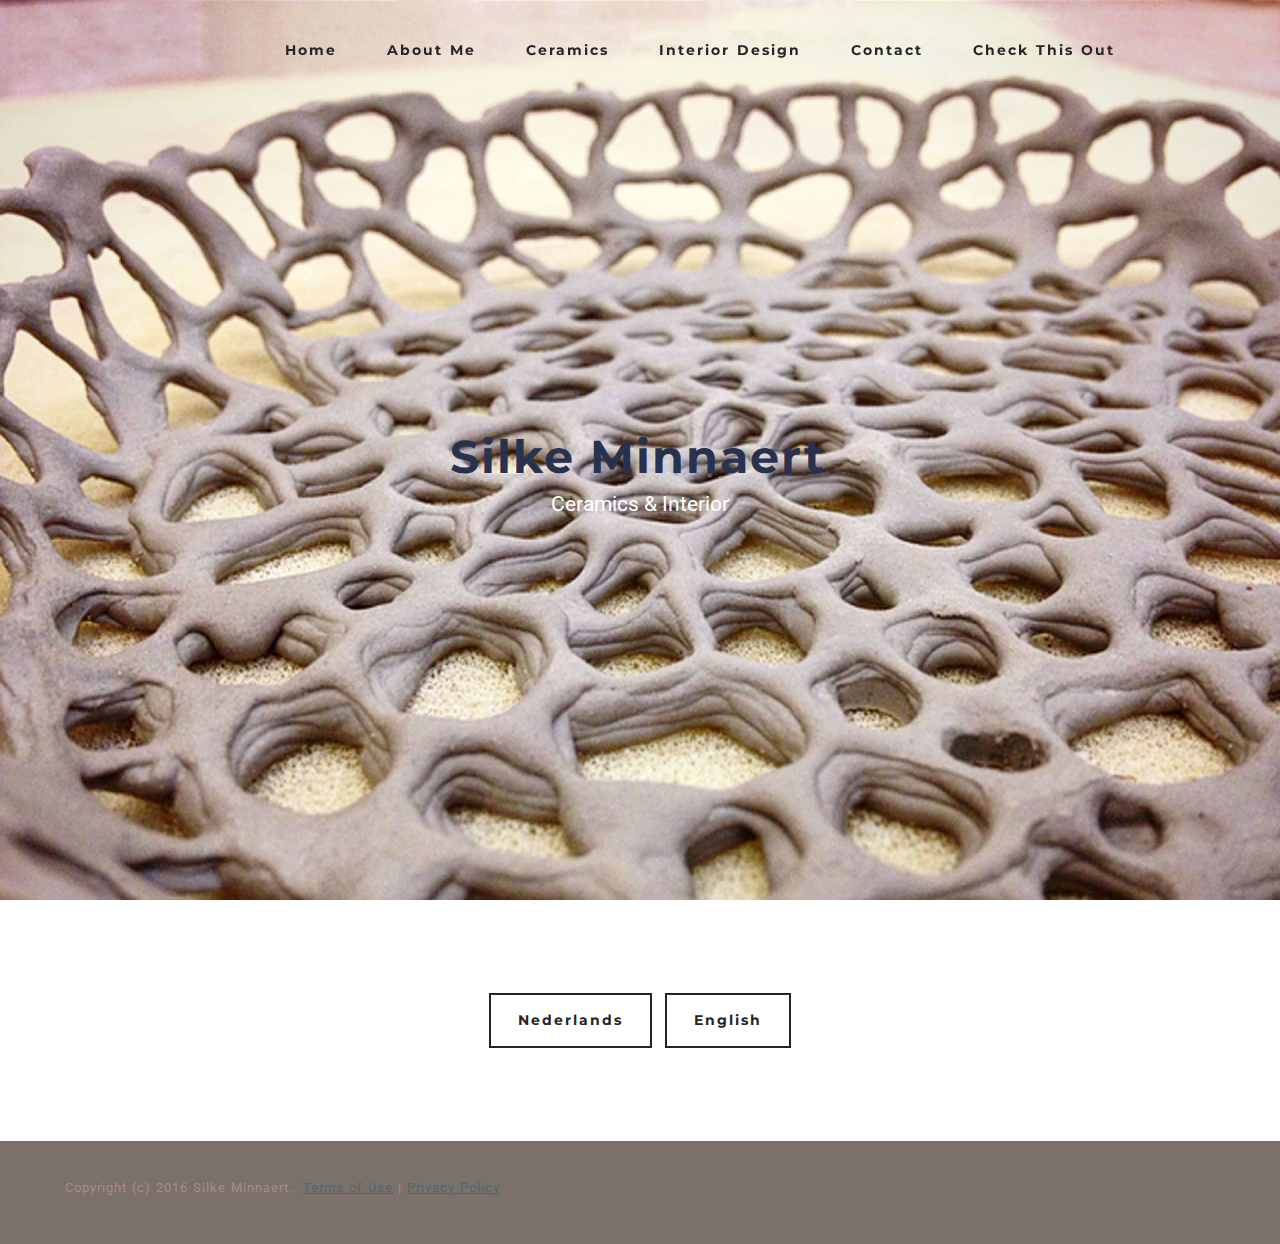
<file: index.html>
<!DOCTYPE html>
<html>
<head>
  <!-- Site made with Mobirise Website Builder v2.11.1, https://mobirise.com -->
  <meta charset="UTF-8">
  <meta http-equiv="X-UA-Compatible" content="IE=edge">
  <meta name="generator" content="Mobirise v2.11.1, mobirise.com">
  <meta name="viewport" content="width=device-width, initial-scale=1">
  <link rel="shortcut icon" href="assets/images/logo.png" type="image/x-icon">
  <meta name="description" content="Silke Minnaert, home, ceramic, keramiek, klei, clay, pottery">
  <title>Mobirise Mobile Website Builder</title>
  <link rel="stylesheet" href="https://fonts.googleapis.com/css?family=Roboto:700,400&amp;subset=cyrillic,latin,greek,vietnamese">
  <link rel="stylesheet" href="assets/bootstrap/css/bootstrap.min.css">
  <link rel="stylesheet" href="assets/animate.css/animate.min.css">
  <link rel="stylesheet" href="assets/mobirise/css/style.css">
  <link rel="stylesheet" href="assets/mobirise/css/mbr-additional.css" type="text/css">
  
  
  <!-- Paste any valid HTML code here. The code will be inserted to the end of <head> section, right before </head> -->
</head>
<body>

<!-- Google Analytics -->
<script>
  (function(i,s,o,g,r,a,m){i['GoogleAnalyticsObject']=r;i[r]=i[r]||function(){
  (i[r].q=i[r].q||[]).push(arguments)},i[r].l=1*new Date();a=s.createElement(o),
  m=s.getElementsByTagName(o)[0];a.async=1;a.src=g;m.parentNode.insertBefore(a,m)
  })(window,document,'script','//www.google-analytics.com/analytics.js','ga');

  ga('create', 'UA-74244146-1', 'auto');
  ga('send', 'pageview');

</script>
<!-- /Google Analytics -->


<section class="mbr-navbar mbr-navbar--freeze mbr-navbar--absolute mbr-navbar--transparent mbr-navbar--sticky mbr-navbar--auto-collapse" id="menu-4">
    <div class="mbr-navbar__section mbr-section">
        <div class="mbr-section__container container">
            <div class="mbr-navbar__container">
                
                <div class="mbr-navbar__hamburger mbr-hamburger"><span class="mbr-hamburger__line"></span></div>
                <div class="mbr-navbar__column mbr-navbar__menu">
                    <nav class="mbr-navbar__menu-box mbr-navbar__menu-box--inline-right">
                        <div class="mbr-navbar__column">
                            <ul class="mbr-navbar__items mbr-navbar__items--right float-left mbr-buttons mbr-buttons--freeze mbr-buttons--right btn-decorator mbr-buttons--active mbr-buttons--only-links"> <li class="mbr-navbar__item"><a class="mbr-buttons__link btn text-black" href="index.html">Home</a></li> <li class="mbr-navbar__item"><a class="mbr-buttons__link btn text-black" href="About Me.html">About Me</a></li>    <li class="mbr-navbar__item"><a class="mbr-buttons__link btn text-black" href="Ceramic.html">Ceramics</a></li>  <li class="mbr-navbar__item"><a class="mbr-buttons__link btn text-black" href="interior design.html">Interior Design</a></li> <li class="mbr-navbar__item"><a class="mbr-buttons__link btn text-black" href="Contact.html">Contact</a></li> <li class="mbr-navbar__item"><a class="mbr-buttons__link btn text-black" href="Check this out.html">Check This Out</a></li>      <li class="mbr-navbar__item"><a class="mbr-buttons__link btn text-gray" href="https://mobirise.com"></a></li>   <li class="mbr-navbar__item"><a class="mbr-buttons__link btn text-gray" href="https://mobirise.com"></a></li>       </ul>                            
                            
                        </div>
                    </nav>
                </div>
            </div>
        </div>
    </div>
</section>

<section class="engine"><a rel="external" href="https://mobirise.com">html5 website builder</a></section><section class="mbr-box mbr-section mbr-section--relative mbr-section--fixed-size mbr-section--full-height mbr-section--bg-adapted" id="header4-3" style="background-image: url(assets/images/dsv-3264x2448-32.jpg);">
    <div class="mbr-box__magnet mbr-box__magnet--sm-padding mbr-box__magnet--center-center mbr-after-navbar">
        
        <div class="mbr-box__container mbr-section__container container">
            <div class="mbr-box mbr-box--stretched"><div class="mbr-box__magnet mbr-box__magnet--center-center">
                <div class="row"><div class=" col-sm-8 col-sm-offset-2">
                    <div class="mbr-hero animated fadeInUp">
                        <h1 class="mbr-hero__text">Silke Minnaert</h1>
                        <p class="mbr-hero__subtext">Ceramics &amp; Interior</p>
                    </div>
                    
                </div></div>
            </div></div>
        </div>
        
    </div>
</section>

<section class="mbr-section" id="buttons1-29">
    <div class="mbr-section__container container mbr-section__container--isolated">
        <div class="row">
            <div class="col-sm-8 col-sm-offset-2">
                <div class="mbr-buttons mbr-buttons--center"><a class="mbr-buttons__btn btn btn-lg btn-default" href="http://silkeminnaert.github.io/Publicatie/">Nederlands</a> <a class="mbr-buttons__btn btn btn-lg btn-default" href="http://silkeminnaert.github.io/EngPublicatie/">English</a></div>
            </div>
        </div>
    </div>
</section>

<footer class="mbr-section mbr-section--relative mbr-section--fixed-size" id="footer1-44" style="background-color: rgb(124, 112, 107);">
    
    <div class="mbr-section__container container">
        <div class="mbr-footer mbr-footer--wysiwyg row" style="padding-top: 36.900000000000006px; padding-bottom: 36.900000000000006px;">
            <div class="col-sm-12">
                <p class="mbr-footer__copyright"></p><p>Copyright (c) 2016 Silke Minnaert. &nbsp;<a class="mbr-footer__link text-primary" href="https://mobirise.com/">Terms of Use</a>  | <a href="Copyright.html">Privacy Policy</a></p><p></p>
            </div>
        </div>
    </div>
</footer>


  <script src="assets/web/assets/jquery/jquery.min.js"></script>
  <script src="assets/bootstrap/js/bootstrap.min.js"></script>
  <script src="assets/smooth-scroll/SmoothScroll.js"></script>
  <script src="assets/mobirise/js/script.js"></script>
  
  <!-- Paste any valid HTML code here. The code will be inserted to the end of <body> section, right before </body> -->
</body>
</html>
</file>
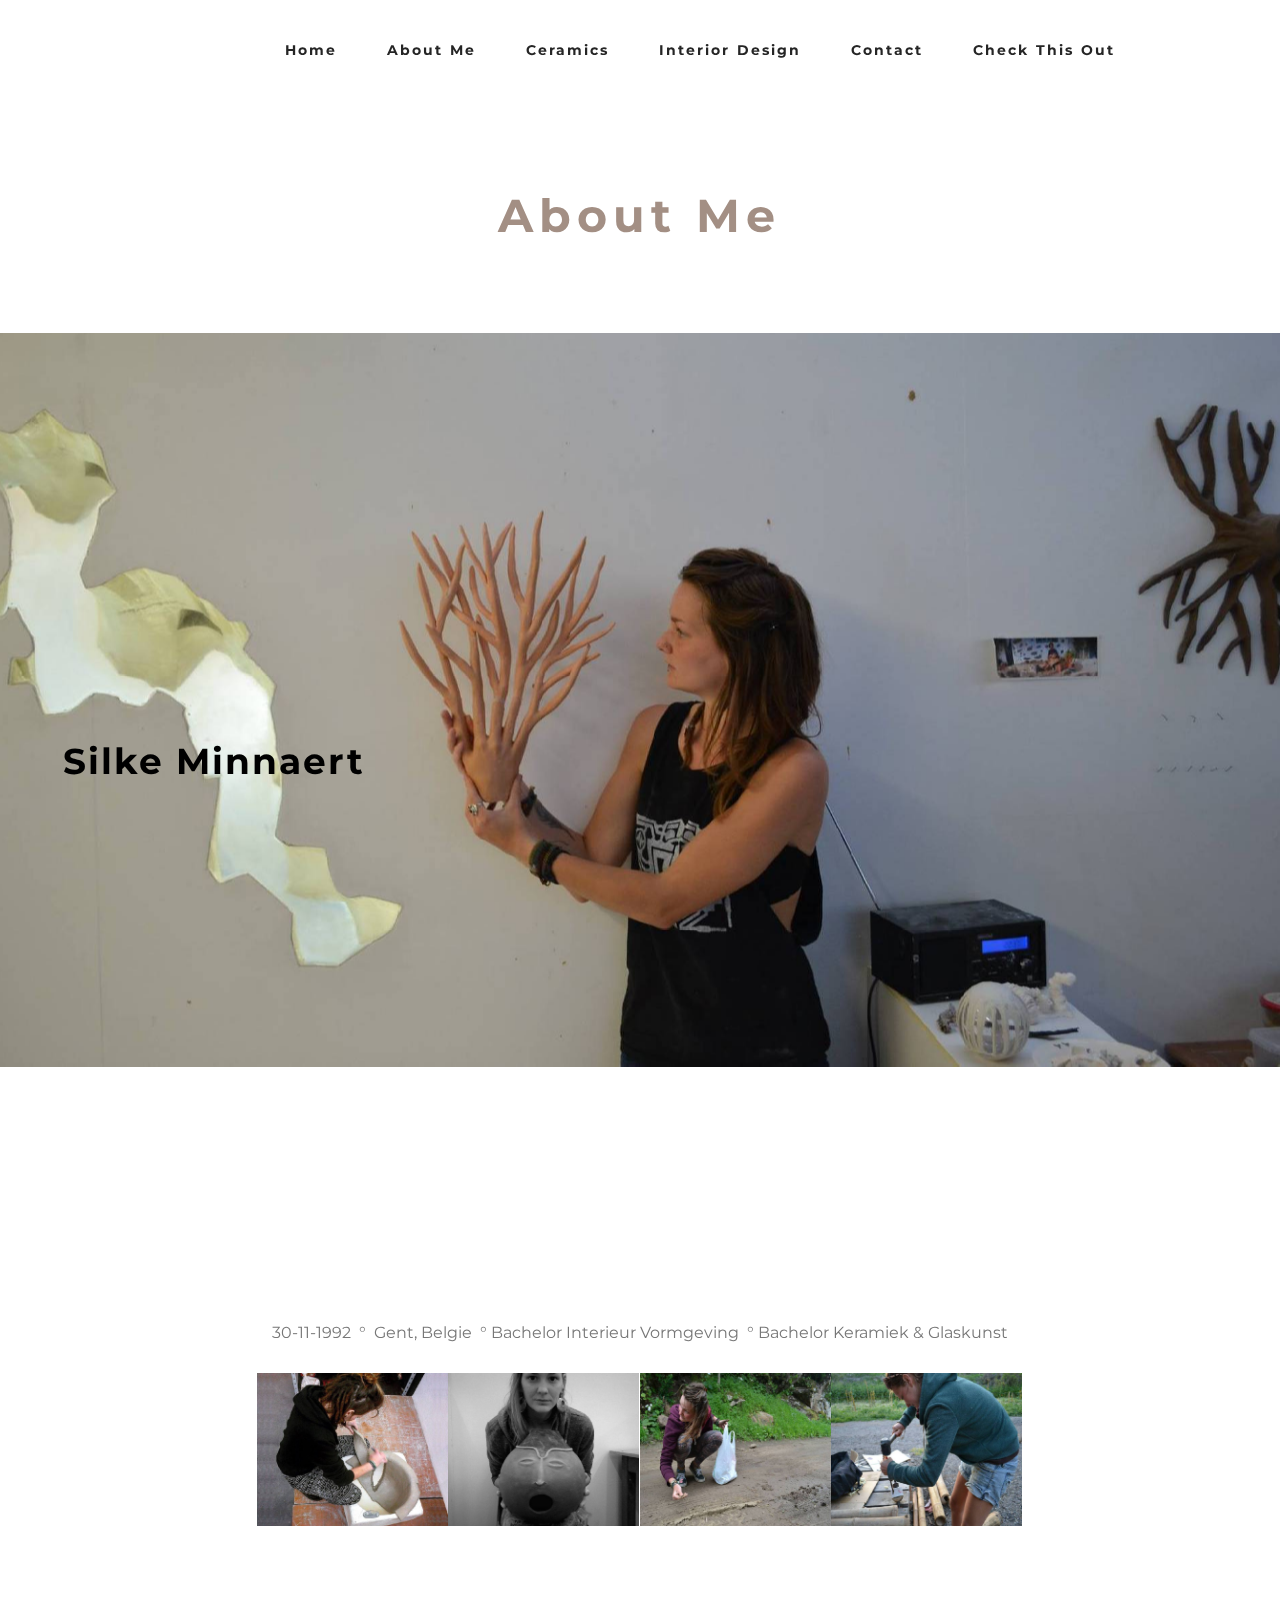
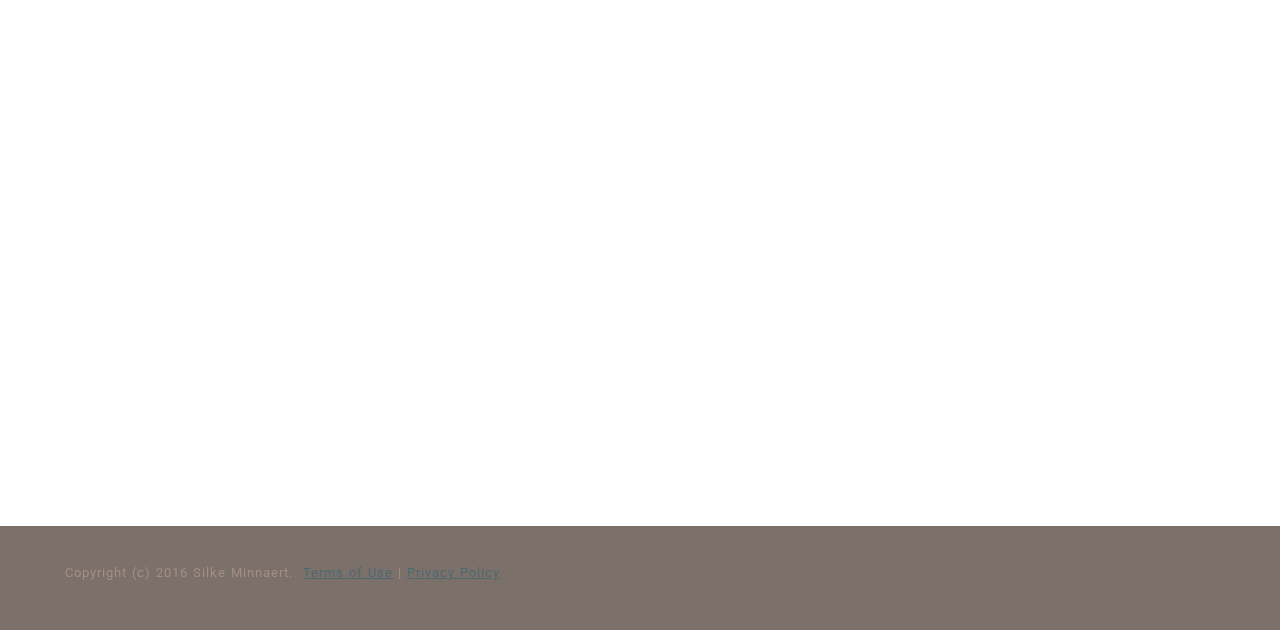
<file: About Me.html>
<!DOCTYPE html>
<html>
<head>
  <!-- Site made with Mobirise Website Builder v2.11.1, https://mobirise.com -->
  <meta charset="UTF-8">
  <meta http-equiv="X-UA-Compatible" content="IE=edge">
  <meta name="generator" content="Mobirise v2.11.1, mobirise.com">
  <meta name="viewport" content="width=device-width, initial-scale=1">
  <link rel="shortcut icon" href="assets/images/logo.png" type="image/x-icon">
  <meta name="description" content="keramiek, ceramic, clay, klei, handmade, artisan, SilkeMinnaert, TerramManus, pottery">
  
  <link rel="stylesheet" href="https://fonts.googleapis.com/css?family=Roboto:700,400&amp;subset=cyrillic,latin,greek,vietnamese">
  <link rel="stylesheet" href="assets/bootstrap/css/bootstrap.min.css">
  <link rel="stylesheet" href="assets/animate.css/animate.min.css">
  <link rel="stylesheet" href="assets/mobirise/css/style.css">
  <link rel="stylesheet" href="assets/mobirise-gallery/style.css">
  <link rel="stylesheet" href="assets/mobirise-slider/style.css">
  <link rel="stylesheet" href="assets/mobirise/css/mbr-additional.css" type="text/css">
  
  
  
</head>
<body>

<!-- Google Analytics -->
<script>
  (function(i,s,o,g,r,a,m){i['GoogleAnalyticsObject']=r;i[r]=i[r]||function(){
  (i[r].q=i[r].q||[]).push(arguments)},i[r].l=1*new Date();a=s.createElement(o),
  m=s.getElementsByTagName(o)[0];a.async=1;a.src=g;m.parentNode.insertBefore(a,m)
  })(window,document,'script','//www.google-analytics.com/analytics.js','ga');

  ga('create', 'UA-74244146-1', 'auto');
  ga('send', 'pageview');

</script>
<!-- /Google Analytics -->


<section class="mbr-navbar mbr-navbar--freeze mbr-navbar--absolute mbr-navbar--transparent mbr-navbar--sticky mbr-navbar--auto-collapse" id="menu-4">
    <div class="mbr-navbar__section mbr-section">
        <div class="mbr-section__container container">
            <div class="mbr-navbar__container">
                
                <div class="mbr-navbar__hamburger mbr-hamburger"><span class="mbr-hamburger__line"></span></div>
                <div class="mbr-navbar__column mbr-navbar__menu">
                    <nav class="mbr-navbar__menu-box mbr-navbar__menu-box--inline-right">
                        <div class="mbr-navbar__column">
                            <ul class="mbr-navbar__items mbr-navbar__items--right float-left mbr-buttons mbr-buttons--freeze mbr-buttons--right btn-decorator mbr-buttons--active mbr-buttons--only-links"> <li class="mbr-navbar__item"><a class="mbr-buttons__link btn text-black" href="index.html">Home</a></li> <li class="mbr-navbar__item"><a class="mbr-buttons__link btn text-black" href="About Me.html">About Me</a></li>    <li class="mbr-navbar__item"><a class="mbr-buttons__link btn text-black" href="Ceramic.html">Ceramics</a></li>  <li class="mbr-navbar__item"><a class="mbr-buttons__link btn text-black" href="interior design.html">Interior Design</a></li> <li class="mbr-navbar__item"><a class="mbr-buttons__link btn text-black" href="Contact.html">Contact</a></li> <li class="mbr-navbar__item"><a class="mbr-buttons__link btn text-black" href="Check this out.html">Check This Out</a></li>      <li class="mbr-navbar__item"><a class="mbr-buttons__link btn text-gray" href="https://mobirise.com"></a></li>   <li class="mbr-navbar__item"><a class="mbr-buttons__link btn text-gray" href="https://mobirise.com"></a></li>       </ul>                            
                            
                        </div>
                    </nav>
                </div>
            </div>
        </div>
    </div>
</section>

<section class="engine"><a rel="external" href="https://mobirise.com">free website maker</a></section><section class="mbr-section mbr-after-navbar" id="header3-29">
    <div class="mbr-section__container container mbr-section__container--isolated">
        <div class="mbr-header mbr-header--wysiwyg row">
            <div class="col-sm-8 col-sm-offset-2">
                <h3 class="mbr-header__text">About Me</h3>
                
            </div>
        </div>
    </div>
</section>

<section class="mbr-box mbr-section mbr-section--relative mbr-section--fixed-size mbr-section--full-height mbr-section--bg-adapted mbr-parallax-background" id="header4-70" style="background-image: url(assets/images/1606232-10152447549283150-7243221492537668940-o-2048x1365-2.jpg);">
    <div class="mbr-box__magnet mbr-box__magnet--sm-padding mbr-box__magnet--center-left">
        
        <div class="mbr-box__container mbr-section__container container">
            <div class="mbr-box mbr-box--stretched"><div class="mbr-box__magnet mbr-box__magnet--center-left">
                <div class="row"><div class=" col-sm-6">
                    <div class="mbr-hero animated fadeInUp">
                        <h1 class="mbr-hero__text">Silke Minnaert</h1>
                        
                    </div>
                    
                </div></div>
            </div></div>
        </div>
        
    </div>
</section>

<section class="mbr-section" id="content1-73">
    <div class="mbr-section__container container mbr-section__container--first">
        <div class="row">
            <div class="mbr-article mbr-article--wysiwyg col-sm-8 col-sm-offset-2">30-11-1992 &nbsp;° &nbsp;Gent, Belgie &nbsp;° Bachelor Interieur Vormgeving &nbsp;° Bachelor Keramiek &amp; Glaskunst</div>
        </div>
    </div>
</section>

<section class="mbr-gallery mbr-section mbr-section--no-padding" id="gallery2-79">
    <!-- Gallery -->
    <div class="container mbr-section__container mbr-gallery-layout-article mbr-section__container--middle">
        <div class=" col-sm-8 col-sm-offset-2">
            <div class="row mbr-gallery-row no-gutter">
                
                <div class="col-lg-3 col-md-4 col-sm-6 col-xs-12 mbr-gallery-item">

                     

                    <a href="#lb-gallery2-79" data-slide-to="0" data-toggle="modal">
                        <img alt="" src="assets/images/about-me1-904x720-29-904x720-81.jpg">
                        <span class="icon glyphicon glyphicon-zoom-in"></span>
                    </a>              
                </div><div class="col-lg-3 col-md-4 col-sm-6 col-xs-12 mbr-gallery-item">

                     

                    <a href="#lb-gallery2-79" data-slide-to="1" data-toggle="modal">
                        <img alt="" src="assets/images/about-me2-904x720-58-904x720-3.jpg">
                        <span class="icon glyphicon glyphicon-zoom-in"></span>
                    </a>              
                </div><div class="col-lg-3 col-md-4 col-sm-6 col-xs-12 mbr-gallery-item">

                     

                    <a href="#lb-gallery2-79" data-slide-to="2" data-toggle="modal">
                        <img alt="" src="assets/images/about-me3-904x720-47-904x720-39.jpg">
                        <span class="icon glyphicon glyphicon-zoom-in"></span>
                    </a>              
                </div><div class="col-lg-3 col-md-4 col-sm-6 col-xs-12 mbr-gallery-item">

                     

                    <a href="#lb-gallery2-79" data-slide-to="3" data-toggle="modal">
                        <img alt="" src="assets/images/about-me4-904x720-50-904x720-83.jpg">
                        <span class="icon glyphicon glyphicon-zoom-in"></span>
                    </a>              
                </div>
            </div>
        </div>
        <div class="clearfix"></div>
    </div>

    <!-- Lightbox -->
    <div data-app-prevent-settings="" class="mbr-slider modal fade carousel slide" tabindex="-1" data-keyboard="true" data-interval="false" id="lb-gallery2-79">
        <div class="modal-dialog">
            <div class="modal-content">
                <div class="modal-body">
                    <ol class="carousel-indicators">
                        <li data-app-prevent-settings="" data-target="#lb-gallery2-79" class=" active" data-slide-to="0"></li><li data-app-prevent-settings="" data-target="#lb-gallery2-79" data-slide-to="1"></li><li data-app-prevent-settings="" data-target="#lb-gallery2-79" data-slide-to="2"></li><li data-app-prevent-settings="" data-target="#lb-gallery2-79" data-slide-to="3"></li>
                    </ol>
                    <div class="carousel-inner">
                        <div class="item active">
                            <img alt="" src="assets/images/about-me1-904x720-29.jpg">
                        </div><div class="item">
                            <img alt="" src="assets/images/about-me2-904x720-58.jpg">
                        </div><div class="item">
                            <img alt="" src="assets/images/about-me3-904x720-47.jpg">
                        </div><div class="item">
                            <img alt="" src="assets/images/about-me4-904x720-50.jpg">
                        </div>
                    </div>
                    <a class="left carousel-control" role="button" data-slide="prev" href="#lb-gallery2-79">
                        <span class="glyphicon glyphicon-menu-left" aria-hidden="true"></span>
                        <span class="sr-only">Previous</span>
                    </a>
                    <a class="right carousel-control" role="button" data-slide="next" href="#lb-gallery2-79">
                        <span class="glyphicon glyphicon-menu-right" aria-hidden="true"></span>
                        <span class="sr-only">Next</span>
                    </a>

                    <a class="close" href="#" role="button" data-dismiss="modal">
                        <span class="glyphicon glyphicon-remove" aria-hidden="true"></span>
                        <span class="sr-only">Close</span>
                    </a>
                </div>
            </div>
        </div>
    </div>
</section>

<section class="mbr-section" id="header3-80">
    <div class="mbr-section__container container mbr-section__container--middle">
        <div class="mbr-header mbr-header--wysiwyg row">
            <div class="col-sm-8 col-sm-offset-2">
                <h3 class="mbr-header__text"></h3>
                
            </div>
        </div>
    </div>
</section>

<section class="mbr-section" id="video2-74">
    <div class="mbr-section__container container mbr-section__container--last">
        <div class="row">
            <div class="col-sm-8 col-sm-offset-2">
                <figure class="mbr-figure mbr-figure--wysiwyg mbr-figure--full-width mbr-figure--no-bg mbr-figure--caption-outside-bottom">
                    <div><iframe class="mbr-embedded-video" src="https://www.youtube.com/embed/ps4WemVGCBk?rel=0&amp;autoplay=0&amp;loop=0" width="1280" height="720" frameborder="0" allowfullscreen></iframe></div>
                    
                </figure>
            </div>
        </div>
    </div>
</section>

<footer class="mbr-section mbr-section--relative mbr-section--fixed-size" id="footer1-44" style="background-color: rgb(124, 112, 107);">
    
    <div class="mbr-section__container container">
        <div class="mbr-footer mbr-footer--wysiwyg row" style="padding-top: 36.900000000000006px; padding-bottom: 36.900000000000006px;">
            <div class="col-sm-12">
                <p class="mbr-footer__copyright"></p><p>Copyright (c) 2016 Silke Minnaert. &nbsp;<a class="mbr-footer__link text-primary" href="https://mobirise.com/">Terms of Use</a>  | <a href="Copyright.html">Privacy Policy</a></p><p></p>
            </div>
        </div>
    </div>
</footer>


  <script src="assets/web/assets/jquery/jquery.min.js"></script>
  <script src="assets/bootstrap/js/bootstrap.min.js"></script>
  <script src="assets/smooth-scroll/SmoothScroll.js"></script>
  <script src="assets/jarallax/jarallax.js"></script>
  <script src="assets/masonry/masonry.pkgd.min.js"></script>
  <script src="assets/imagesloaded/imagesloaded.pkgd.min.js"></script>
  <script src="assets/bootstrap-carousel-swipe/bootstrap-carousel-swipe.js"></script>
  <script src="assets/mobirise/js/script.js"></script>
  <script src="assets/mobirise-gallery/script.js"></script>
  
  
</body>
</html>
</file>
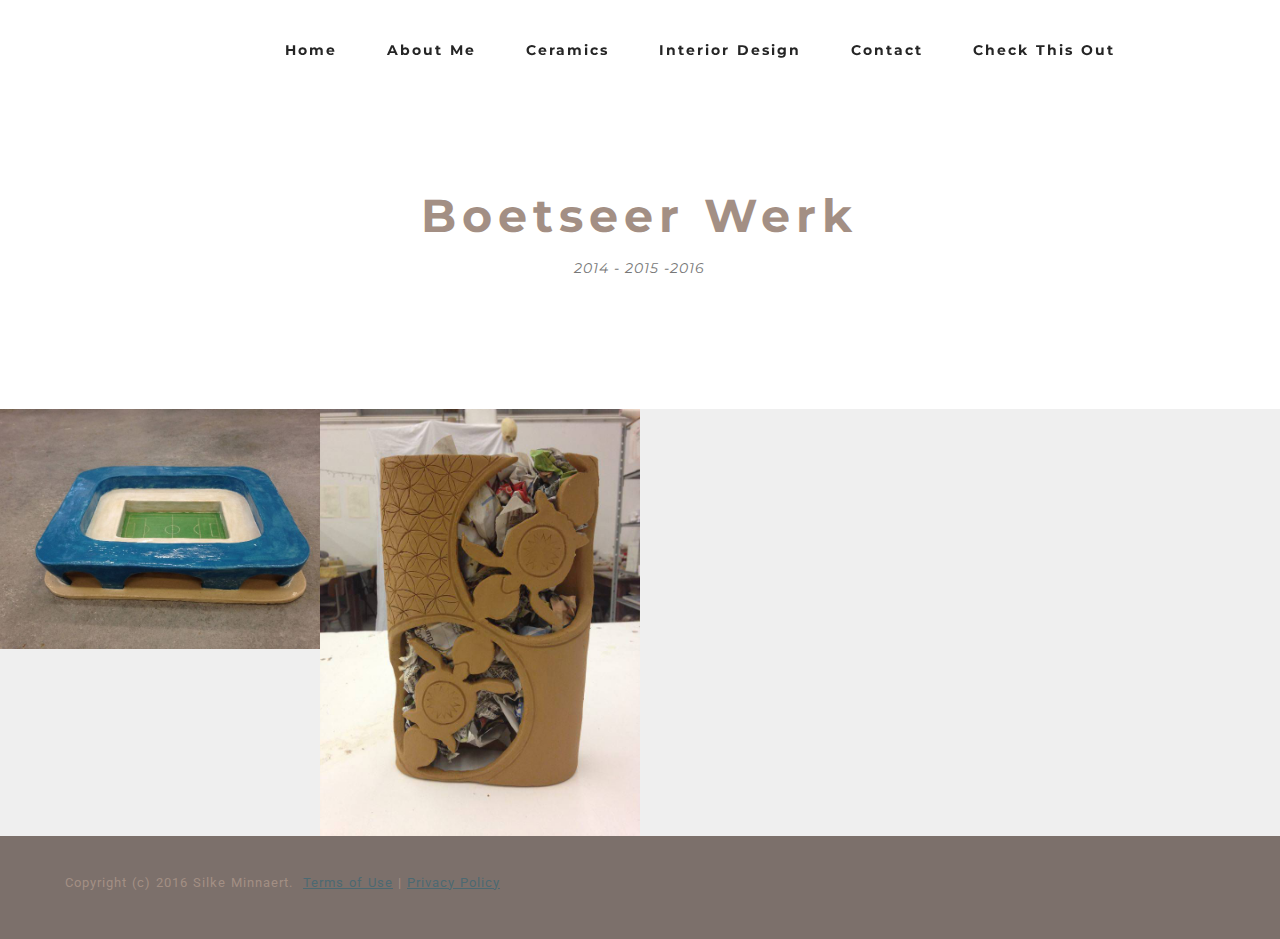
<file: Boetseer.html>
<!DOCTYPE html>
<html>
<head>
  <!-- Site made with Mobirise Website Builder v2.11.1, https://mobirise.com -->
  <meta charset="UTF-8">
  <meta http-equiv="X-UA-Compatible" content="IE=edge">
  <meta name="generator" content="Mobirise v2.11.1, mobirise.com">
  <meta name="viewport" content="width=device-width, initial-scale=1">
  <link rel="shortcut icon" href="assets/images/logo.png" type="image/x-icon">
  <meta name="description" content="klei, boetseerwerk, clay, keramiek, ceramic, sculpture">
  
  <link rel="stylesheet" href="https://fonts.googleapis.com/css?family=Roboto:700,400&amp;subset=cyrillic,latin,greek,vietnamese">
  <link rel="stylesheet" href="assets/bootstrap/css/bootstrap.min.css">
  <link rel="stylesheet" href="assets/mobirise/css/style.css">
  <link rel="stylesheet" href="assets/mobirise-gallery/style.css">
  <link rel="stylesheet" href="assets/mobirise-slider/style.css">
  <link rel="stylesheet" href="assets/mobirise/css/mbr-additional.css" type="text/css">
  
  
  
</head>
<body>

<!-- Google Analytics -->
<script>
  (function(i,s,o,g,r,a,m){i['GoogleAnalyticsObject']=r;i[r]=i[r]||function(){
  (i[r].q=i[r].q||[]).push(arguments)},i[r].l=1*new Date();a=s.createElement(o),
  m=s.getElementsByTagName(o)[0];a.async=1;a.src=g;m.parentNode.insertBefore(a,m)
  })(window,document,'script','//www.google-analytics.com/analytics.js','ga');

  ga('create', 'UA-74244146-1', 'auto');
  ga('send', 'pageview');

</script>
<!-- /Google Analytics -->


<section class="mbr-navbar mbr-navbar--freeze mbr-navbar--absolute mbr-navbar--transparent mbr-navbar--sticky mbr-navbar--auto-collapse" id="menu-4">
    <div class="mbr-navbar__section mbr-section">
        <div class="mbr-section__container container">
            <div class="mbr-navbar__container">
                
                <div class="mbr-navbar__hamburger mbr-hamburger"><span class="mbr-hamburger__line"></span></div>
                <div class="mbr-navbar__column mbr-navbar__menu">
                    <nav class="mbr-navbar__menu-box mbr-navbar__menu-box--inline-right">
                        <div class="mbr-navbar__column">
                            <ul class="mbr-navbar__items mbr-navbar__items--right float-left mbr-buttons mbr-buttons--freeze mbr-buttons--right btn-decorator mbr-buttons--active mbr-buttons--only-links"> <li class="mbr-navbar__item"><a class="mbr-buttons__link btn text-black" href="index.html">Home</a></li> <li class="mbr-navbar__item"><a class="mbr-buttons__link btn text-black" href="About Me.html">About Me</a></li>    <li class="mbr-navbar__item"><a class="mbr-buttons__link btn text-black" href="Ceramic.html">Ceramics</a></li>  <li class="mbr-navbar__item"><a class="mbr-buttons__link btn text-black" href="interior design.html">Interior Design</a></li> <li class="mbr-navbar__item"><a class="mbr-buttons__link btn text-black" href="Contact.html">Contact</a></li> <li class="mbr-navbar__item"><a class="mbr-buttons__link btn text-black" href="Check this out.html">Check This Out</a></li>      <li class="mbr-navbar__item"><a class="mbr-buttons__link btn text-gray" href="https://mobirise.com"></a></li>   <li class="mbr-navbar__item"><a class="mbr-buttons__link btn text-gray" href="https://mobirise.com"></a></li>       </ul>                            
                            
                        </div>
                    </nav>
                </div>
            </div>
        </div>
    </div>
</section>

<section class="engine"><a rel="external" href="https://mobirise.com">free website creator software</a></section><section class="mbr-section mbr-after-navbar" id="header3-70">
    <div class="mbr-section__container container mbr-section__container--first">
        <div class="mbr-header mbr-header--wysiwyg row">
            <div class="col-sm-8 col-sm-offset-2">
                <h3 class="mbr-header__text">Boetseer Werk</h3>
                <p class="mbr-header__subtext">2014 - 2015 -2016</p>
            </div>
        </div>
    </div>
</section>

<section class="mbr-section" id="content1-71">
    <div class="mbr-section__container container mbr-section__container--last">
        <div class="row">
            <div class="mbr-article mbr-article--wysiwyg col-sm-8 col-sm-offset-2"></div>
        </div>
    </div>
</section>

<section class="mbr-gallery mbr-section mbr-section--no-padding" id="gallery1-72" style="background-color: rgb(239, 239, 239);">
    <!-- Gallery -->
    <div class=" mbr-gallery-layout-default">
        <div>
            <div class="row mbr-gallery-row no-gutter">
                
                <div class="col-lg-3 col-md-4 col-sm-6 col-xs-12 mbr-gallery-item">

                     

                    <a href="#lb-gallery1-72" data-slide-to="0" data-toggle="modal">
                        <img alt="" src="assets/images/dsvdfb-3264x2448-92-2000x1500-57.jpg">
                        <span class="icon glyphicon glyphicon-zoom-in"></span>
                    </a>              
                </div><div class="col-lg-3 col-md-4 col-sm-6 col-xs-12 mbr-gallery-item">

                     

                    <a href="#lb-gallery1-72" data-slide-to="1" data-toggle="modal">
                        <img alt="" src="assets/images/12735803-10153850173318150-1142537438-n-720x960-89-720x960-56.jpg">
                        <span class="icon glyphicon glyphicon-zoom-in"></span>
                    </a>              
                </div>
            </div>
        </div>
        <div class="clearfix"></div>
    </div>

    <!-- Lightbox -->
    <div data-app-prevent-settings="" class="mbr-slider modal fade carousel slide" tabindex="-1" data-keyboard="true" data-interval="false" id="lb-gallery1-72">
        <div class="modal-dialog">
            <div class="modal-content">
                <div class="modal-body">
                    <ol class="carousel-indicators">
                        <li data-app-prevent-settings="" data-target="#lb-gallery1-72" data-slide-to="0"></li><li data-app-prevent-settings="" data-target="#lb-gallery1-72" class=" active" data-slide-to="1"></li>
                    </ol>
                    <div class="carousel-inner">
                        <div class="item">
                            <img alt="" src="assets/images/dsvdfb-3264x2448-92.jpg">
                        </div><div class="item active">
                            <img alt="" src="assets/images/12735803-10153850173318150-1142537438-n-720x960-89.jpg">
                        </div>
                    </div>
                    <a class="left carousel-control" role="button" data-slide="prev" href="#lb-gallery1-72">
                        <span class="glyphicon glyphicon-menu-left" aria-hidden="true"></span>
                        <span class="sr-only">Previous</span>
                    </a>
                    <a class="right carousel-control" role="button" data-slide="next" href="#lb-gallery1-72">
                        <span class="glyphicon glyphicon-menu-right" aria-hidden="true"></span>
                        <span class="sr-only">Next</span>
                    </a>

                    <a class="close" href="#" role="button" data-dismiss="modal">
                        <span class="glyphicon glyphicon-remove" aria-hidden="true"></span>
                        <span class="sr-only">Close</span>
                    </a>
                </div>
            </div>
        </div>
    </div>
</section>

<footer class="mbr-section mbr-section--relative mbr-section--fixed-size" id="footer1-44" style="background-color: rgb(124, 112, 107);">
    
    <div class="mbr-section__container container">
        <div class="mbr-footer mbr-footer--wysiwyg row" style="padding-top: 36.900000000000006px; padding-bottom: 36.900000000000006px;">
            <div class="col-sm-12">
                <p class="mbr-footer__copyright"></p><p>Copyright (c) 2016 Silke Minnaert. &nbsp;<a class="mbr-footer__link text-primary" href="https://mobirise.com/">Terms of Use</a>  | <a href="Copyright.html">Privacy Policy</a></p><p></p>
            </div>
        </div>
    </div>
</footer>


  <script src="assets/web/assets/jquery/jquery.min.js"></script>
  <script src="assets/bootstrap/js/bootstrap.min.js"></script>
  <script src="assets/smooth-scroll/SmoothScroll.js"></script>
  <script src="assets/masonry/masonry.pkgd.min.js"></script>
  <script src="assets/imagesloaded/imagesloaded.pkgd.min.js"></script>
  <script src="assets/bootstrap-carousel-swipe/bootstrap-carousel-swipe.js"></script>
  <script src="assets/mobirise/js/script.js"></script>
  <script src="assets/mobirise-gallery/script.js"></script>
  
  
</body>
</html>
</file>
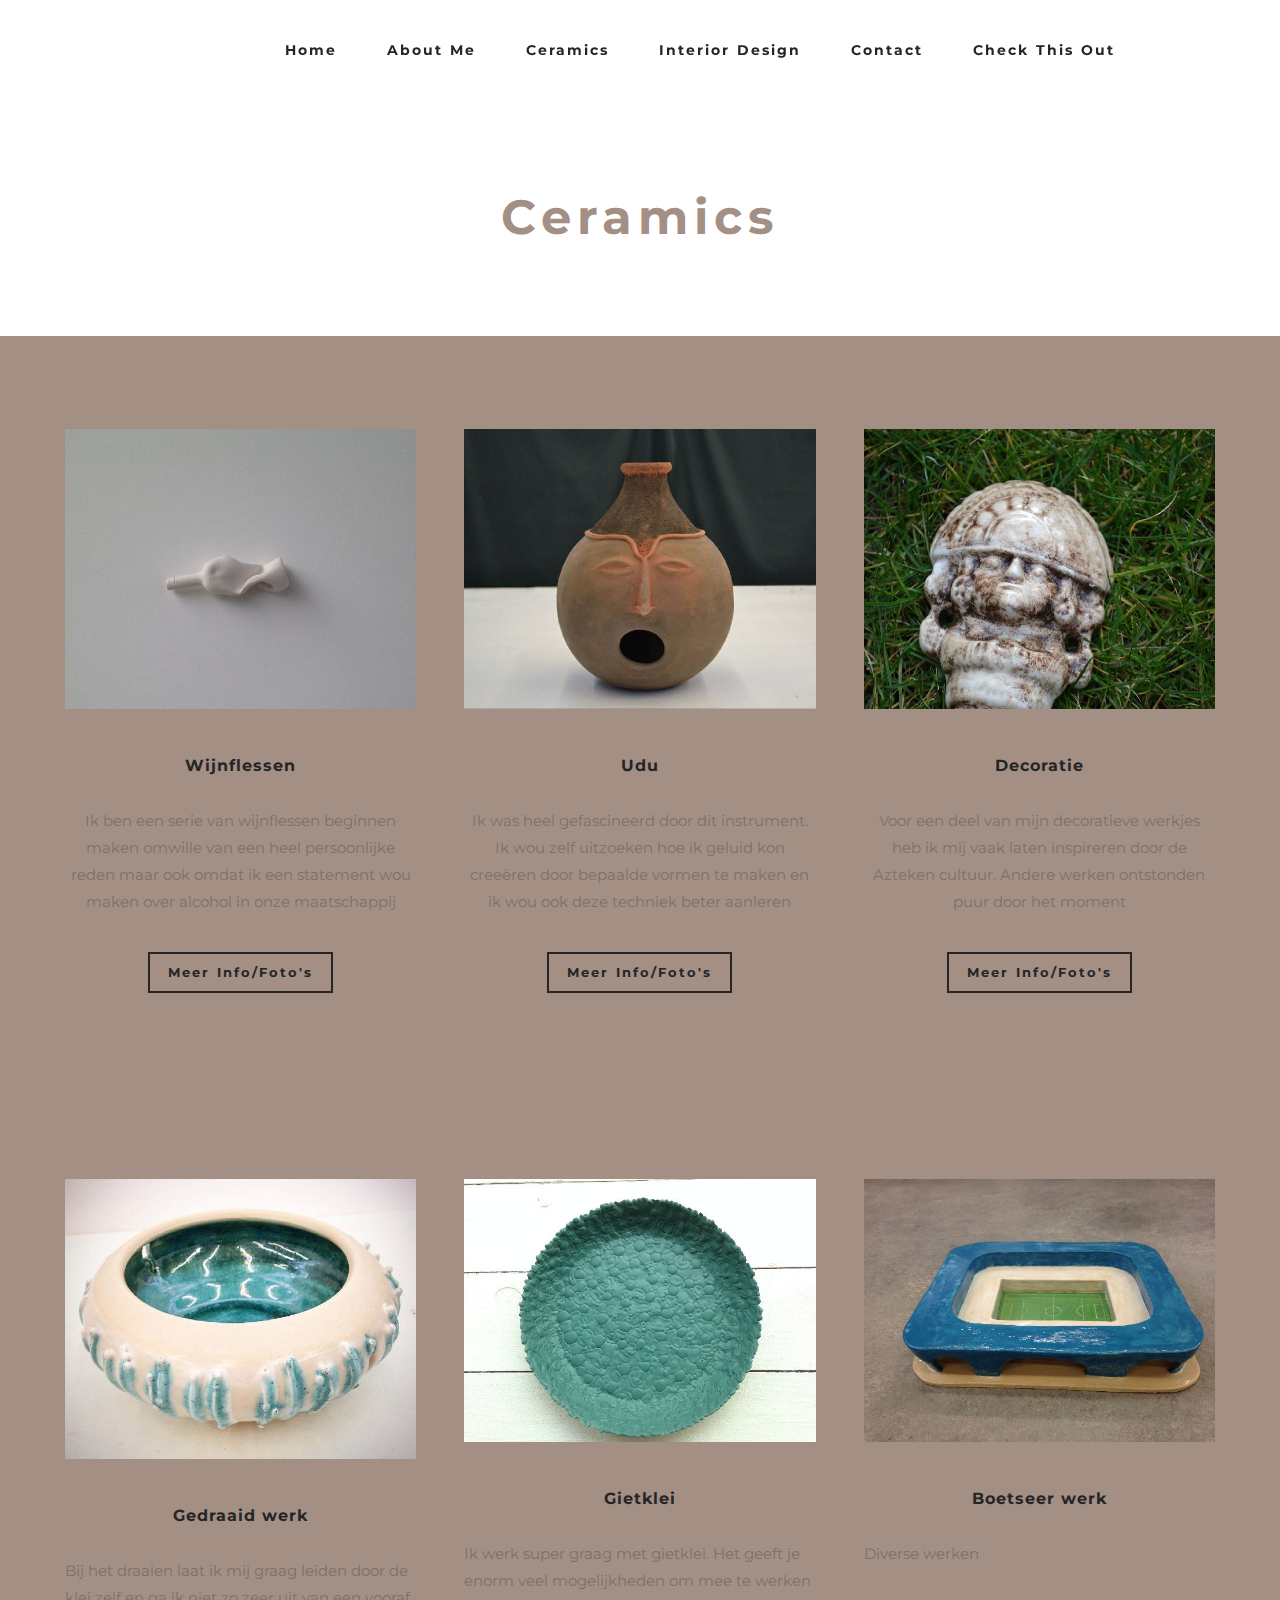
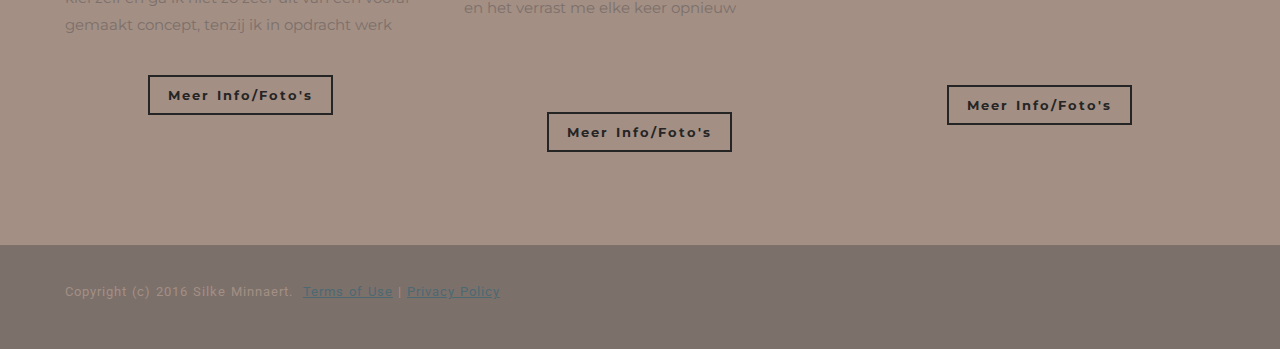
<file: Ceramic.html>
<!DOCTYPE html>
<html>
<head>
  <!-- Site made with Mobirise Website Builder v2.11.1, https://mobirise.com -->
  <meta charset="UTF-8">
  <meta http-equiv="X-UA-Compatible" content="IE=edge">
  <meta name="generator" content="Mobirise v2.11.1, mobirise.com">
  <meta name="viewport" content="width=device-width, initial-scale=1">
  <link rel="shortcut icon" href="assets/images/logo.png" type="image/x-icon">
  <meta name="description" content="keramiek, ceramic, clay, klei, handmade, artisan, SilkeMinnaert, TerramManus, aztec, udu, winebottle, wijnfles, gietklei, ">
  
  <link rel="stylesheet" href="https://fonts.googleapis.com/css?family=Roboto:700,400&amp;subset=cyrillic,latin,greek,vietnamese">
  <link rel="stylesheet" href="assets/bootstrap/css/bootstrap.min.css">
  <link rel="stylesheet" href="assets/mobirise/css/style.css">
  <link rel="stylesheet" href="assets/mobirise/css/mbr-additional.css" type="text/css">
  
  
  
</head>
<body>

<!-- Google Analytics -->
<script>
  (function(i,s,o,g,r,a,m){i['GoogleAnalyticsObject']=r;i[r]=i[r]||function(){
  (i[r].q=i[r].q||[]).push(arguments)},i[r].l=1*new Date();a=s.createElement(o),
  m=s.getElementsByTagName(o)[0];a.async=1;a.src=g;m.parentNode.insertBefore(a,m)
  })(window,document,'script','//www.google-analytics.com/analytics.js','ga');

  ga('create', 'UA-74244146-1', 'auto');
  ga('send', 'pageview');

</script>
<!-- /Google Analytics -->


<section class="mbr-navbar mbr-navbar--freeze mbr-navbar--absolute mbr-navbar--transparent mbr-navbar--sticky mbr-navbar--auto-collapse" id="menu-4">
    <div class="mbr-navbar__section mbr-section">
        <div class="mbr-section__container container">
            <div class="mbr-navbar__container">
                
                <div class="mbr-navbar__hamburger mbr-hamburger"><span class="mbr-hamburger__line"></span></div>
                <div class="mbr-navbar__column mbr-navbar__menu">
                    <nav class="mbr-navbar__menu-box mbr-navbar__menu-box--inline-right">
                        <div class="mbr-navbar__column">
                            <ul class="mbr-navbar__items mbr-navbar__items--right float-left mbr-buttons mbr-buttons--freeze mbr-buttons--right btn-decorator mbr-buttons--active mbr-buttons--only-links"> <li class="mbr-navbar__item"><a class="mbr-buttons__link btn text-black" href="index.html">Home</a></li> <li class="mbr-navbar__item"><a class="mbr-buttons__link btn text-black" href="About Me.html">About Me</a></li>    <li class="mbr-navbar__item"><a class="mbr-buttons__link btn text-black" href="Ceramic.html">Ceramics</a></li>  <li class="mbr-navbar__item"><a class="mbr-buttons__link btn text-black" href="interior design.html">Interior Design</a></li> <li class="mbr-navbar__item"><a class="mbr-buttons__link btn text-black" href="Contact.html">Contact</a></li> <li class="mbr-navbar__item"><a class="mbr-buttons__link btn text-black" href="Check this out.html">Check This Out</a></li>      <li class="mbr-navbar__item"><a class="mbr-buttons__link btn text-gray" href="https://mobirise.com"></a></li>   <li class="mbr-navbar__item"><a class="mbr-buttons__link btn text-gray" href="https://mobirise.com"></a></li>       </ul>                            
                            
                        </div>
                    </nav>
                </div>
            </div>
        </div>
    </div>
</section>

<section class="engine"><a rel="external" href="https://mobirise.com">web building software</a></section><section class="mbr-section mbr-after-navbar" id="header3-11">
    <div class="mbr-section__container container mbr-section__container--isolated">
        <div class="mbr-header mbr-header--wysiwyg row">
            <div class="col-sm-8 col-sm-offset-2">
                <h3 class="mbr-header__text">Ceramics</h3>
                
            </div>
        </div>
    </div>
</section>

<section class="mbr-section mbr-section--relative mbr-section--fixed-size" id="features1-34" style="background-color: rgb(163, 143, 132);">
    
    
    <div class="mbr-section__container container mbr-section__container--std-top-padding" style="padding-top: 93px;">
        <div class="mbr-section__row row">
            <div class="mbr-section__col col-xs-12 col-sm-4">
                <div class="mbr-section__container mbr-section__container--center mbr-section__container--middle">
                    <figure class="mbr-figure"><img src="assets/images/cvsd-944x754-59.jpg" class="mbr-figure__img"></figure>
                </div>
                <div class="mbr-section__container mbr-section__container--middle">
                    <div class="mbr-header mbr-header--reduce mbr-header--center mbr-header--wysiwyg">
                        <h3 class="mbr-header__text">Wijnflessen</h3>
                    </div>
                </div>
                <div class="mbr-section__container mbr-section__container--middle">
                    <div class="mbr-article mbr-article--wysiwyg">
                        <p>Ik ben een serie van wijnflessen beginnen maken omwille van een heel persoonlijke reden maar ook omdat ik een statement wou maken over alcohol in onze maatschappij</p>
                    </div>
                </div>
                <div class="mbr-section__container mbr-section__container--last" style="padding-bottom: 93px;">
                    <div class="mbr-buttons mbr-buttons--center"><a href="Wijnfles.html" class="mbr-buttons__btn btn btn-wrap btn-xs-lg btn-default">Meer Info/Foto's</a></div>
                </div>
            </div>
            <div class="mbr-section__col col-xs-12 col-sm-4">
                <div class="mbr-section__container mbr-section__container--center mbr-section__container--middle">
                    <figure class="mbr-figure"><img src="assets/images/schermafbeelding-2016-03-09-om-14-944x754-11.png" class="mbr-figure__img"></figure>
                </div>
                <div class="mbr-section__container mbr-section__container--middle">
                    <div class="mbr-header mbr-header--reduce mbr-header--center mbr-header--wysiwyg">
                        <h3 class="mbr-header__text">Udu</h3>
                    </div>
                </div>
                <div class="mbr-section__container mbr-section__container--middle">
                    <div class="mbr-article mbr-article--wysiwyg">
                        <p>Ik was heel gefascineerd door dit instrument. Ik wou zelf uitzoeken hoe ik geluid kon creeëren door bepaalde vormen te maken en ik wou ook deze techniek beter aanleren</p>
                    </div>
                </div>
                <div class="mbr-section__container mbr-section__container--last" style="padding-bottom: 93px;">
                    <div class="mbr-buttons mbr-buttons--center"><a href="Udu.html" class="mbr-buttons__btn btn btn-wrap btn-xs-lg btn-default">Meer Info/Foto's</a></div>
                </div>
            </div>
            
            <div class="mbr-section__col col-xs-12 col-sm-4">
                <div class="mbr-section__container mbr-section__container--center mbr-section__container--middle">
                    <figure class="mbr-figure"><img src="assets/images/schermafbeelding-2016-03-09-om-14-944x754-7.jpg" class="mbr-figure__img"></figure>
                </div>
                <div class="mbr-section__container mbr-section__container--middle">
                    <div class="mbr-header mbr-header--reduce mbr-header--center mbr-header--wysiwyg">
                        <h3 class="mbr-header__text">Decoratie</h3>
                    </div>
                </div>
                <div class="mbr-section__container mbr-section__container--middle">
                    <div class="mbr-article mbr-article--wysiwyg">
                        <p>Voor een deel van mijn decoratieve werkjes heb ik mij vaak laten inspireren door de Azteken cultuur. Andere werken ontstonden puur door het moment</p>
                    </div>
                </div>
                <div class="mbr-section__container mbr-section__container--last" style="padding-bottom: 93px;">
                    <div class="mbr-buttons mbr-buttons--center"><a href="Decoratie.html" class="mbr-buttons__btn btn btn-wrap btn-xs-lg btn-default">Meer Info/Foto's</a></div>
                </div>
            </div>
            
            
            
            
            
        </div>
    </div>
</section>

<section class="mbr-section mbr-section--relative mbr-section--fixed-size" id="features1-66" style="background-color: rgb(163, 143, 132);">
    
    
    <div class="mbr-section__container container mbr-section__container--std-top-padding" style="padding-top: 93px;">
        <div class="mbr-section__row row">
            <div class="mbr-section__col col-xs-12 col-sm-4">
                <div class="mbr-section__container mbr-section__container--center mbr-section__container--middle">
                    <figure class="mbr-figure"><img src="assets/images/cvsd-kopie-944x754-67.jpg" class="mbr-figure__img"></figure>
                </div>
                <div class="mbr-section__container mbr-section__container--middle">
                    <div class="mbr-header mbr-header--reduce mbr-header--center mbr-header--wysiwyg">
                        <h3 class="mbr-header__text">Gedraaid werk</h3>
                    </div>
                </div>
                <div class="mbr-section__container mbr-section__container--middle">
                    <div class="mbr-article mbr-article--wysiwyg">
                        <p>Bij het draaien laat ik mij graag leiden door de klei zelf en ga ik niet zo zeer uit van een vooraf gemaakt concept, tenzij ik in opdracht werk<br></p>
                    </div>
                </div>
                <div class="mbr-section__container mbr-section__container--last" style="padding-bottom: 93px;">
                    <div class="mbr-buttons mbr-buttons--center"><a href="draaiklei.html" class="mbr-buttons__btn btn btn-wrap btn-xs-lg btn-default">Meer Info/Foto's</a></div>
                </div>
            </div>
            <div class="mbr-section__col col-xs-12 col-sm-4">
                <div class="mbr-section__container mbr-section__container--center mbr-section__container--middle">
                    <figure class="mbr-figure"><img src="assets/images/sqcqs-3264x2448-35.jpg" class="mbr-figure__img"></figure>
                </div>
                <div class="mbr-section__container mbr-section__container--middle">
                    <div class="mbr-header mbr-header--reduce mbr-header--center mbr-header--wysiwyg">
                        <h3 class="mbr-header__text">Gietklei</h3>
                    </div>
                </div>
                <div class="mbr-section__container mbr-section__container--middle">
                    <div class="mbr-article mbr-article--wysiwyg">
                        <p>Ik werk super graag met gietklei. Het geeft je enorm veel mogelijkheden om mee te werken en het verrast me elke keer opnieuw &nbsp; &nbsp; &nbsp; &nbsp; &nbsp; &nbsp; &nbsp; &nbsp; &nbsp; &nbsp;&nbsp;<br><br></p>
                    </div>
                </div>
                <div class="mbr-section__container mbr-section__container--last" style="padding-bottom: 93px;">
                    <div class="mbr-buttons mbr-buttons--center"><a href="Gietklei.html" class="mbr-buttons__btn btn btn-wrap btn-xs-lg btn-default">Meer Info/Foto's</a></div>
                </div>
            </div>
            
            <div class="mbr-section__col col-xs-12 col-sm-4">
                <div class="mbr-section__container mbr-section__container--center mbr-section__container--middle">
                    <figure class="mbr-figure"><img src="assets/images/dsvdfb-3264x2448-49.jpg" class="mbr-figure__img"></figure>
                </div>
                <div class="mbr-section__container mbr-section__container--middle">
                    <div class="mbr-header mbr-header--reduce mbr-header--center mbr-header--wysiwyg">
                        <h3 class="mbr-header__text">Boetseer werk</h3>
                    </div>
                </div>
                <div class="mbr-section__container mbr-section__container--middle">
                    <div class="mbr-article mbr-article--wysiwyg">
                        <p>Diverse werken<br><br><br><br></p>
                    </div>
                </div>
                <div class="mbr-section__container mbr-section__container--last" style="padding-bottom: 93px;">
                    <div class="mbr-buttons mbr-buttons--center"><a href="Boetseer.html" class="mbr-buttons__btn btn btn-wrap btn-xs-lg btn-default">Meer Info/Foto's</a></div>
                </div>
            </div>
            
            
            
            
            
        </div>
    </div>
</section>

<footer class="mbr-section mbr-section--relative mbr-section--fixed-size" id="footer1-44" style="background-color: rgb(124, 112, 107);">
    
    <div class="mbr-section__container container">
        <div class="mbr-footer mbr-footer--wysiwyg row" style="padding-top: 36.900000000000006px; padding-bottom: 36.900000000000006px;">
            <div class="col-sm-12">
                <p class="mbr-footer__copyright"></p><p>Copyright (c) 2016 Silke Minnaert. &nbsp;<a class="mbr-footer__link text-primary" href="https://mobirise.com/">Terms of Use</a>  | <a href="Copyright.html">Privacy Policy</a></p><p></p>
            </div>
        </div>
    </div>
</footer>


  <script src="assets/web/assets/jquery/jquery.min.js"></script>
  <script src="assets/bootstrap/js/bootstrap.min.js"></script>
  <script src="assets/smooth-scroll/SmoothScroll.js"></script>
  <script src="assets/mobirise/js/script.js"></script>
  
  
</body>
</html>
</file>
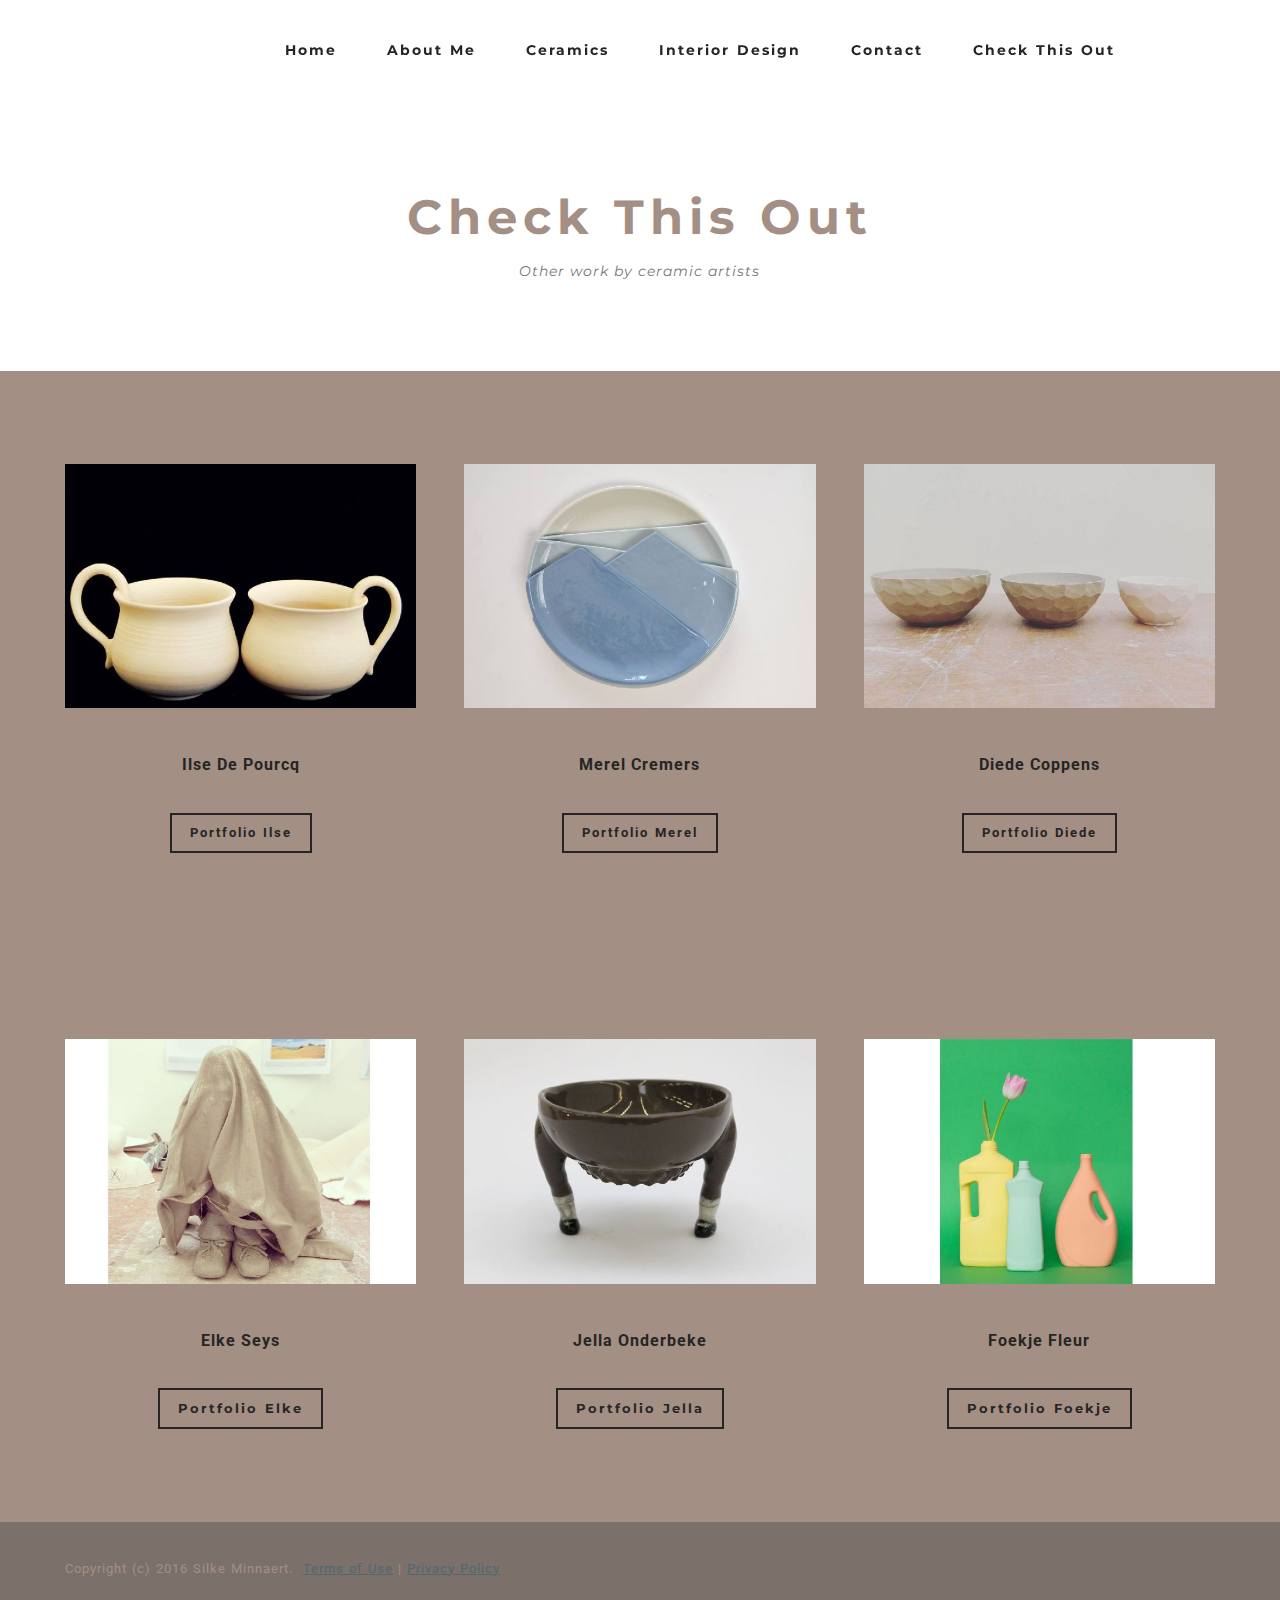
<file: Check this out.html>
<!DOCTYPE html>
<html>
<head>
  <!-- Site made with Mobirise Website Builder v2.11.1, https://mobirise.com -->
  <meta charset="UTF-8">
  <meta http-equiv="X-UA-Compatible" content="IE=edge">
  <meta name="generator" content="Mobirise v2.11.1, mobirise.com">
  <meta name="viewport" content="width=device-width, initial-scale=1">
  <link rel="shortcut icon" href="assets/images/logo.png" type="image/x-icon">
  <meta name="description" content="ceramic, keramiek, clay, klei, Ilse De Pourcq, Merel Cremers, Jella Onderbeke, Foekje Fleur, Elke Seys, Diede Coppens">
  
  <link rel="stylesheet" href="https://fonts.googleapis.com/css?family=Roboto:700,400&amp;subset=cyrillic,latin,greek,vietnamese">
  <link rel="stylesheet" href="assets/bootstrap/css/bootstrap.min.css">
  <link rel="stylesheet" href="assets/mobirise/css/style.css">
  <link rel="stylesheet" href="assets/mobirise/css/mbr-additional.css" type="text/css">
  
  
  
</head>
<body>

<!-- Google Analytics -->
<script>
  (function(i,s,o,g,r,a,m){i['GoogleAnalyticsObject']=r;i[r]=i[r]||function(){
  (i[r].q=i[r].q||[]).push(arguments)},i[r].l=1*new Date();a=s.createElement(o),
  m=s.getElementsByTagName(o)[0];a.async=1;a.src=g;m.parentNode.insertBefore(a,m)
  })(window,document,'script','//www.google-analytics.com/analytics.js','ga');

  ga('create', 'UA-74244146-1', 'auto');
  ga('send', 'pageview');

</script>
<!-- /Google Analytics -->


<section class="mbr-navbar mbr-navbar--freeze mbr-navbar--absolute mbr-navbar--transparent mbr-navbar--sticky mbr-navbar--auto-collapse" id="menu-4">
    <div class="mbr-navbar__section mbr-section">
        <div class="mbr-section__container container">
            <div class="mbr-navbar__container">
                
                <div class="mbr-navbar__hamburger mbr-hamburger"><span class="mbr-hamburger__line"></span></div>
                <div class="mbr-navbar__column mbr-navbar__menu">
                    <nav class="mbr-navbar__menu-box mbr-navbar__menu-box--inline-right">
                        <div class="mbr-navbar__column">
                            <ul class="mbr-navbar__items mbr-navbar__items--right float-left mbr-buttons mbr-buttons--freeze mbr-buttons--right btn-decorator mbr-buttons--active mbr-buttons--only-links"> <li class="mbr-navbar__item"><a class="mbr-buttons__link btn text-black" href="index.html">Home</a></li> <li class="mbr-navbar__item"><a class="mbr-buttons__link btn text-black" href="About Me.html">About Me</a></li>    <li class="mbr-navbar__item"><a class="mbr-buttons__link btn text-black" href="Ceramic.html">Ceramics</a></li>  <li class="mbr-navbar__item"><a class="mbr-buttons__link btn text-black" href="interior design.html">Interior Design</a></li> <li class="mbr-navbar__item"><a class="mbr-buttons__link btn text-black" href="Contact.html">Contact</a></li> <li class="mbr-navbar__item"><a class="mbr-buttons__link btn text-black" href="Check this out.html">Check This Out</a></li>      <li class="mbr-navbar__item"><a class="mbr-buttons__link btn text-gray" href="https://mobirise.com"></a></li>   <li class="mbr-navbar__item"><a class="mbr-buttons__link btn text-gray" href="https://mobirise.com"></a></li>       </ul>                            
                            
                        </div>
                    </nav>
                </div>
            </div>
        </div>
    </div>
</section>

<section class="engine"><a rel="external" href="https://mobirise.com">best web development software</a></section><section class="mbr-section mbr-after-navbar" id="header3-22">
    <div class="mbr-section__container container mbr-section__container--isolated">
        <div class="mbr-header mbr-header--wysiwyg row">
            <div class="col-sm-8 col-sm-offset-2">
                <h3 class="mbr-header__text">Check This Out</h3>
                <p class="mbr-header__subtext">Other work by ceramic artists</p>
            </div>
        </div>
    </div>
</section>

<section class="mbr-section mbr-section--relative mbr-section--fixed-size" id="features1-23" style="background-color: rgb(163, 143, 132);">
    
    
    <div class="mbr-section__container container mbr-section__container--std-top-padding" style="padding-top: 93px;">
        <div class="mbr-section__row row">
            <div class="mbr-section__col col-xs-12 col-sm-4">
                <div class="mbr-section__container mbr-section__container--center mbr-section__container--middle">
                    <figure class="mbr-figure"><img src="assets/images/ilse-902x627-75.jpg" class="mbr-figure__img"></figure>
                </div>
                <div class="mbr-section__container mbr-section__container--middle">
                    <div class="mbr-header mbr-header--reduce mbr-header--center mbr-header--wysiwyg">
                        <h3 class="mbr-header__text">Ilse De Pourcq</h3>
                    </div>
                </div>
                
                <div class="mbr-section__container mbr-section__container--last" style="padding-bottom: 93px;">
                    <div class="mbr-buttons mbr-buttons--center"><a href="http://ilsedepourcq.com/index.html" class="mbr-buttons__btn btn btn-wrap btn-xs-lg btn-default" target="_blank">Portfolio Ilse</a></div>
                </div>
            </div>
            <div class="mbr-section__col col-xs-12 col-sm-4">
                <div class="mbr-section__container mbr-section__container--center mbr-section__container--middle">
                    <figure class="mbr-figure"><img src="assets/images/1781946-1064159896943230-6937030678643249451-n-902x627-85.jpg" class="mbr-figure__img"></figure>
                </div>
                <div class="mbr-section__container mbr-section__container--middle">
                    <div class="mbr-header mbr-header--reduce mbr-header--center mbr-header--wysiwyg">
                        <h3 class="mbr-header__text">Merel Cremers</h3>
                    </div>
                </div>
                
                <div class="mbr-section__container mbr-section__container--last" style="padding-bottom: 93px;">
                    <div class="mbr-buttons mbr-buttons--center"><a href="https://googledrive.com/host/0B20FYeg6hUnjUDhpN1IyQTl5cWc" class="mbr-buttons__btn btn btn-wrap btn-xs-lg btn-default" target="_blank">Portfolio Merel</a></div>
                </div>
            </div>
            
            <div class="mbr-section__col col-xs-12 col-sm-4">
                <div class="mbr-section__container mbr-section__container--center mbr-section__container--middle">
                    <figure class="mbr-figure"><img src="assets/images/diede-902x627-44.jpg" class="mbr-figure__img"></figure>
                </div>
                <div class="mbr-section__container mbr-section__container--middle">
                    <div class="mbr-header mbr-header--reduce mbr-header--center mbr-header--wysiwyg">
                        <h3 class="mbr-header__text">Diede Coppens</h3>
                    </div>
                </div>
                
                <div class="mbr-section__container mbr-section__container--last" style="padding-bottom: 93px;">
                    <div class="mbr-buttons mbr-buttons--center"><a href="https://googledrive.com/host/0Bzng52bVpsIgWkRYSER3bjBNWGM" class="mbr-buttons__btn btn btn-wrap btn-xs-lg btn-default" target="_blank">Portfolio Diede</a></div>
                </div>
            </div>
            
            
            
            
            
        </div>
    </div>
</section>

<section class="mbr-section mbr-section--relative mbr-section--fixed-size" id="features1-24" style="background-color: rgb(163, 143, 132);">
    
    
    <div class="mbr-section__container container mbr-section__container--std-top-padding" style="padding-top: 93px;">
        <div class="mbr-section__row row">
            <div class="mbr-section__col col-xs-12 col-sm-4">
                <div class="mbr-section__container mbr-section__container--center mbr-section__container--middle">
                    <figure class="mbr-figure"><img src="assets/images/elke-902x627-33.jpg" class="mbr-figure__img"></figure>
                </div>
                <div class="mbr-section__container mbr-section__container--middle">
                    <div class="mbr-header mbr-header--reduce mbr-header--center mbr-header--wysiwyg">
                        <h3 class="mbr-header__text">Elke Seys</h3>
                    </div>
                </div>
                
                <div class="mbr-section__container mbr-section__container--last" style="padding-bottom: 93px;">
                    <div class="mbr-buttons mbr-buttons--center"><a href="https://acb8e0c45ca8c264259518602a6cce06818c98f6.googledrive.com/host/0B-T0_wahdDYGMkZxTWVKSkFVb1k/" class="mbr-buttons__btn btn btn-wrap btn-xs-lg btn-default" target="_blank">Portfolio Elke</a></div>
                </div>
            </div>
            <div class="mbr-section__col col-xs-12 col-sm-4">
                <div class="mbr-section__container mbr-section__container--center mbr-section__container--middle">
                    <figure class="mbr-figure"><img src="assets/images/jella-902x627-14.jpg" class="mbr-figure__img"></figure>
                </div>
                <div class="mbr-section__container mbr-section__container--middle">
                    <div class="mbr-header mbr-header--reduce mbr-header--center mbr-header--wysiwyg">
                        <h3 class="mbr-header__text">Jella Onderbeke</h3>
                    </div>
                </div>
                
                <div class="mbr-section__container mbr-section__container--last" style="padding-bottom: 93px;">
                    <div class="mbr-buttons mbr-buttons--center"><a href="http://www.jellaonderbeke.be/" class="mbr-buttons__btn btn btn-wrap btn-xs-lg btn-default" target="_blank">Portfolio Jella</a></div>
                </div>
            </div>
            
            <div class="mbr-section__col col-xs-12 col-sm-4">
                <div class="mbr-section__container mbr-section__container--center mbr-section__container--middle">
                    <figure class="mbr-figure"><img src="assets/images/foekje-902x627-50.jpg" class="mbr-figure__img"></figure>
                </div>
                <div class="mbr-section__container mbr-section__container--middle">
                    <div class="mbr-header mbr-header--reduce mbr-header--center mbr-header--wysiwyg">
                        <h3 class="mbr-header__text">Foekje Fleur</h3>
                    </div>
                </div>
                
                <div class="mbr-section__container mbr-section__container--last" style="padding-bottom: 93px;">
                    <div class="mbr-buttons mbr-buttons--center"><a href="http://www.foekjefleur.com/" class="mbr-buttons__btn btn btn-wrap btn-xs-lg btn-default" target="_blank">Portfolio Foekje</a></div>
                </div>
            </div>
            
            
            
            
            
        </div>
    </div>
</section>

<footer class="mbr-section mbr-section--relative mbr-section--fixed-size" id="footer1-44" style="background-color: rgb(124, 112, 107);">
    
    <div class="mbr-section__container container">
        <div class="mbr-footer mbr-footer--wysiwyg row" style="padding-top: 36.900000000000006px; padding-bottom: 36.900000000000006px;">
            <div class="col-sm-12">
                <p class="mbr-footer__copyright"></p><p>Copyright (c) 2016 Silke Minnaert. &nbsp;<a class="mbr-footer__link text-primary" href="https://mobirise.com/">Terms of Use</a>  | <a href="Copyright.html">Privacy Policy</a></p><p></p>
            </div>
        </div>
    </div>
</footer>


  <script src="assets/web/assets/jquery/jquery.min.js"></script>
  <script src="assets/bootstrap/js/bootstrap.min.js"></script>
  <script src="assets/smooth-scroll/SmoothScroll.js"></script>
  <script src="assets/mobirise/js/script.js"></script>
  
  
</body>
</html>
</file>
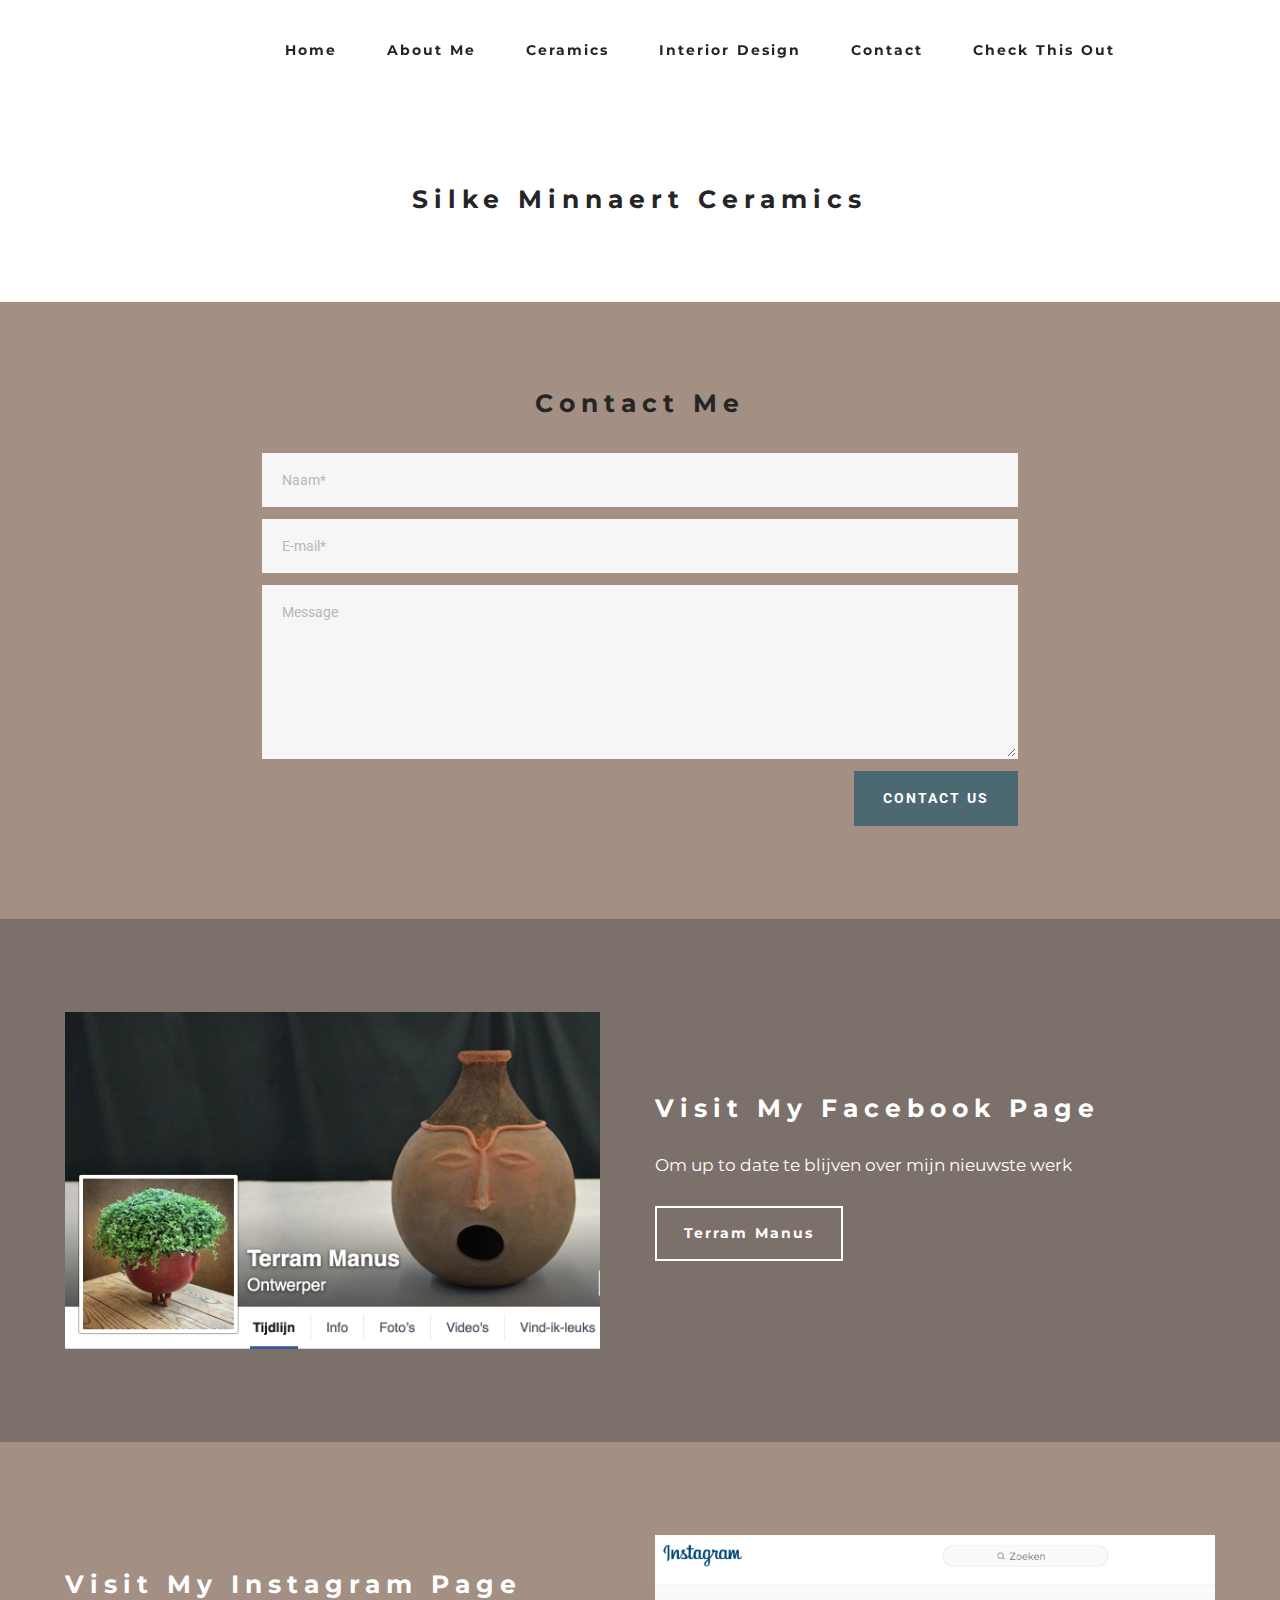
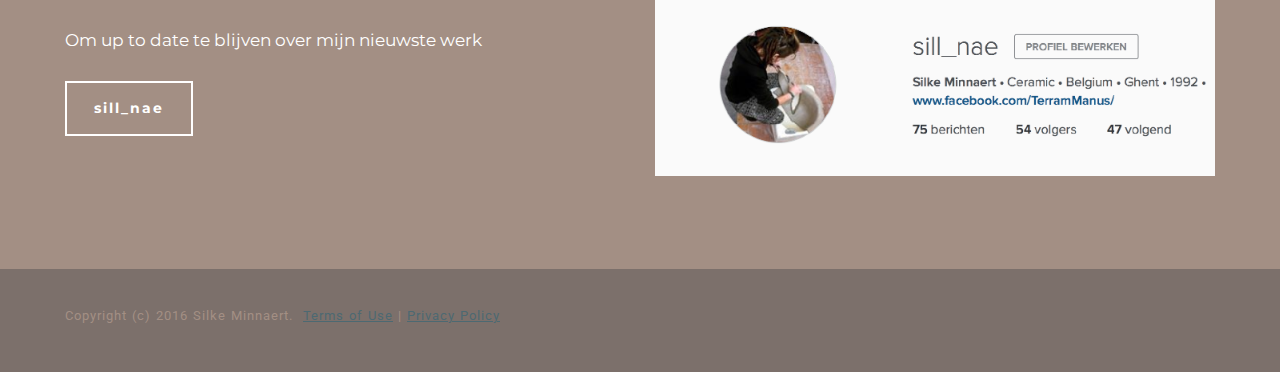
<file: Contact.html>
<!DOCTYPE html>
<html>
<head>
  <!-- Site made with Mobirise Website Builder v2.11.1, https://mobirise.com -->
  <meta charset="UTF-8">
  <meta http-equiv="X-UA-Compatible" content="IE=edge">
  <meta name="generator" content="Mobirise v2.11.1, mobirise.com">
  <meta name="viewport" content="width=device-width, initial-scale=1">
  <link rel="shortcut icon" href="assets/images/logo.png" type="image/x-icon">
  <meta name="description" content="keramiek, ceramic, clay, klei, handmade, artisan, SilkeMinnaert, TerramManus, pottery">
  
  <link rel="stylesheet" href="https://fonts.googleapis.com/css?family=Roboto:700,400&amp;subset=cyrillic,latin,greek,vietnamese">
  <link rel="stylesheet" href="assets/bootstrap/css/bootstrap.min.css">
  <link rel="stylesheet" href="assets/mobirise/css/style.css">
  <link rel="stylesheet" href="assets/mobirise/css/mbr-additional.css" type="text/css">
  
  
  
</head>
<body>

<!-- Google Analytics -->
<script>
  (function(i,s,o,g,r,a,m){i['GoogleAnalyticsObject']=r;i[r]=i[r]||function(){
  (i[r].q=i[r].q||[]).push(arguments)},i[r].l=1*new Date();a=s.createElement(o),
  m=s.getElementsByTagName(o)[0];a.async=1;a.src=g;m.parentNode.insertBefore(a,m)
  })(window,document,'script','//www.google-analytics.com/analytics.js','ga');

  ga('create', 'UA-74244146-1', 'auto');
  ga('send', 'pageview');

</script>
<!-- /Google Analytics -->


<section class="mbr-navbar mbr-navbar--freeze mbr-navbar--absolute mbr-navbar--transparent mbr-navbar--sticky mbr-navbar--auto-collapse" id="menu-4">
    <div class="mbr-navbar__section mbr-section">
        <div class="mbr-section__container container">
            <div class="mbr-navbar__container">
                
                <div class="mbr-navbar__hamburger mbr-hamburger"><span class="mbr-hamburger__line"></span></div>
                <div class="mbr-navbar__column mbr-navbar__menu">
                    <nav class="mbr-navbar__menu-box mbr-navbar__menu-box--inline-right">
                        <div class="mbr-navbar__column">
                            <ul class="mbr-navbar__items mbr-navbar__items--right float-left mbr-buttons mbr-buttons--freeze mbr-buttons--right btn-decorator mbr-buttons--active mbr-buttons--only-links"> <li class="mbr-navbar__item"><a class="mbr-buttons__link btn text-black" href="index.html">Home</a></li> <li class="mbr-navbar__item"><a class="mbr-buttons__link btn text-black" href="About Me.html">About Me</a></li>    <li class="mbr-navbar__item"><a class="mbr-buttons__link btn text-black" href="Ceramic.html">Ceramics</a></li>  <li class="mbr-navbar__item"><a class="mbr-buttons__link btn text-black" href="interior design.html">Interior Design</a></li> <li class="mbr-navbar__item"><a class="mbr-buttons__link btn text-black" href="Contact.html">Contact</a></li> <li class="mbr-navbar__item"><a class="mbr-buttons__link btn text-black" href="Check this out.html">Check This Out</a></li>      <li class="mbr-navbar__item"><a class="mbr-buttons__link btn text-gray" href="https://mobirise.com"></a></li>   <li class="mbr-navbar__item"><a class="mbr-buttons__link btn text-gray" href="https://mobirise.com"></a></li>       </ul>                            
                            
                        </div>
                    </nav>
                </div>
            </div>
        </div>
    </div>
</section>

<section class="engine"><a rel="external" href="https://mobirise.com">free web page creator</a></section><section class="mbr-section mbr-after-navbar" id="header3-23">
    <div class="mbr-section__container container mbr-section__container--isolated">
        <div class="mbr-header mbr-header--wysiwyg row">
            <div class="col-sm-8 col-sm-offset-2">
                <h3 class="mbr-header__text">Silke Minnaert Ceramics</h3>
                
            </div>
        </div>
    </div>
</section>

<section class="mbr-section mbr-section--relative mbr-section--fixed-size" id="form1-25" style="background-color: rgb(163, 143, 132);">
    
    <div class="mbr-section__container mbr-section__container--std-padding container" style="padding-top: 93px; padding-bottom: 93px;">
        <div class="row">
            <div class="col-sm-12">
                <div class="row">
                    <div class="col-sm-8 col-sm-offset-2" data-form-type="formoid">
                        <div class="mbr-header mbr-header--center mbr-header--std-padding">
                            <h2 class="mbr-header__text">Contact Me</h2>
                        </div>
                        <div data-form-alert="true">
                            <div class="hide" data-form-alert-success="true">Thanks for filling out form!</div>
                        </div>
                        <form action="https://mobirise.com/" method="post" data-form-title="Contact Me">
                            <input type="hidden" value="OyEZfKkRd1iQICCp3nB7bc+k6uZze5XSOTLsUqB4RaKWGR3Ydc3e8HWmfw1XnxC3sCg6A9KMfLUTjAQgV10s9/ocaQ5hlXPz1HubaAxxzv6JkyLD4JYq/y9pYIJbzWyM" data-form-email="true">
                            <div class="form-group">
                                <input type="text" class="form-control" name="name" required="" placeholder="Naam*" data-form-field="Name">
                            </div>
                            <div class="form-group">
                                <input type="email" class="form-control" name="email" required="" placeholder="E-mail*" data-form-field="Email">
                            </div>
                            
                            <div class="form-group">
                                <textarea class="form-control" name="message" rows="7" placeholder="Message" data-form-field="Message"></textarea>
                            </div>
                            <div class="mbr-buttons mbr-buttons--right"><button type="submit" class="mbr-buttons__btn btn btn-lg btn-primary">CONTACT US</button></div>
                        </form>
                    </div>
                </div>
            </div>
        </div>
    </div>
</section>

<section class="mbr-section mbr-section--relative" id="msg-box4-30" style="background-color: rgb(124, 112, 107);">
    
    <div class="mbr-section__container mbr-section__container--isolated container" style="padding-top: 93px; padding-bottom: 93px;">
        <div class="row">
            <div class="mbr-box mbr-box--fixed mbr-box--adapted">
                <div class="mbr-box__magnet mbr-box__magnet--top-right mbr-section__left col-sm-6">
                    <figure class="mbr-figure mbr-figure--adapted mbr-figure--caption-inside-bottom mbr-figure--full-width"><img src="assets/images/schermafbeelding-2016-03-01-om-20-1134x716-56.png" class="mbr-figure__img"></figure>
                </div>
                <div class="mbr-box__magnet mbr-class-mbr-box__magnet--center-left col-sm-6 mbr-section__right">
                    <div class="mbr-section__container mbr-section__container--middle">
                        <div class="mbr-header mbr-header--auto-align mbr-header--wysiwyg">
                            <h3 class="mbr-header__text">Visit My Facebook Page</h3>
                            
                        </div>
                    </div>
                    <div class="mbr-section__container mbr-section__container--middle">
                        <div class="mbr-article mbr-article--auto-align mbr-article--wysiwyg">Om up to date te blijven over mijn nieuwste werk</div>
                    </div>
                    <div class="mbr-section__container">
                        <div class="mbr-buttons mbr-buttons--auto-align btn-inverse"><a class="mbr-buttons__btn btn btn-lg btn-default" href="https://www.facebook.com/TerramManus/" target="_blank">Terram Manus</a></div>
                    </div>
                </div>
                
            </div>
        </div>
    </div>
</section>

<section class="mbr-section mbr-section--relative" id="msg-box4-31" style="background-color: rgb(163, 143, 132);">
    
    <div class="mbr-section__container mbr-section__container--isolated container" style="padding-top: 93px; padding-bottom: 93px;">
        <div class="row">
            <div class="mbr-box mbr-box--fixed mbr-box--adapted">
                
                <div class="mbr-box__magnet mbr-class-mbr-box__magnet--center-left col-sm-6 mbr-section__left">
                    <div class="mbr-section__container mbr-section__container--middle">
                        <div class="mbr-header mbr-header--auto-align mbr-header--wysiwyg">
                            <h3 class="mbr-header__text">Visit My Instagram Page</h3>
                            
                        </div>
                    </div>
                    <div class="mbr-section__container mbr-section__container--middle">
                        <div class="mbr-article mbr-article--auto-align mbr-article--wysiwyg">Om up to date te blijven over mijn nieuwste werk</div>
                    </div>
                    <div class="mbr-section__container">
                        <div class="mbr-buttons mbr-buttons--auto-align btn-inverse"><a class="mbr-buttons__btn btn btn-lg btn-default" href="https://www.instagram.com/sill_nae/">sill_nae</a></div>
                    </div>
                </div>
                <div class="mbr-box__magnet mbr-box__magnet--top-left mbr-section__right col-sm-6">
                    <figure class="mbr-figure mbr-figure--adapted mbr-figure--caption-inside-bottom mbr-figure--full-width"><img src="assets/images/schermafbeelding-2016-03-01-om-20-1458x626-62.png" class="mbr-figure__img"></figure>
                </div>
            </div>
        </div>
    </div>
</section>

<footer class="mbr-section mbr-section--relative mbr-section--fixed-size" id="footer1-44" style="background-color: rgb(124, 112, 107);">
    
    <div class="mbr-section__container container">
        <div class="mbr-footer mbr-footer--wysiwyg row" style="padding-top: 36.900000000000006px; padding-bottom: 36.900000000000006px;">
            <div class="col-sm-12">
                <p class="mbr-footer__copyright"></p><p>Copyright (c) 2016 Silke Minnaert. &nbsp;<a class="mbr-footer__link text-primary" href="https://mobirise.com/">Terms of Use</a>  | <a href="Copyright.html">Privacy Policy</a></p><p></p>
            </div>
        </div>
    </div>
</footer>


  <script src="assets/web/assets/jquery/jquery.min.js"></script>
  <script src="assets/bootstrap/js/bootstrap.min.js"></script>
  <script src="assets/smooth-scroll/SmoothScroll.js"></script>
  <!--[if lte IE 9]>
    <script src="assets/jquery-placeholder/jquery.placeholder.min.js"></script>
  <![endif]-->
  <script src="assets/mobirise/js/script.js"></script>
  <script src="assets/formoid/formoid.min.js"></script>
  
  
</body>
</html>
</file>
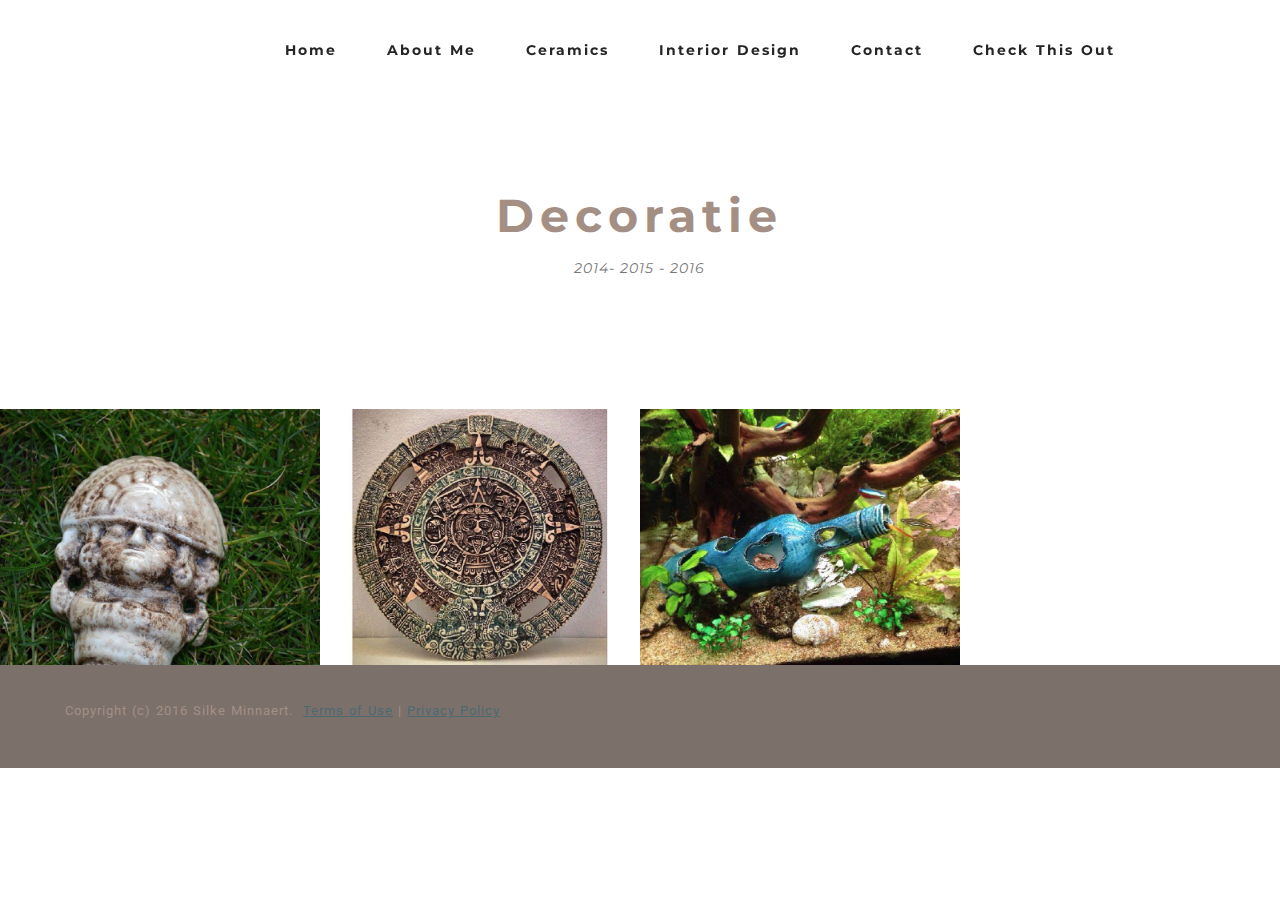
<file: Decoratie.html>
<!DOCTYPE html>
<html>
<head>
  <!-- Site made with Mobirise Website Builder v2.11.1, https://mobirise.com -->
  <meta charset="UTF-8">
  <meta http-equiv="X-UA-Compatible" content="IE=edge">
  <meta name="generator" content="Mobirise v2.11.1, mobirise.com">
  <meta name="viewport" content="width=device-width, initial-scale=1">
  <link rel="shortcut icon" href="assets/images/logo.png" type="image/x-icon">
  <meta name="description" content="decoratie, decoration, klei, clay, handmade, artisan, SilkeMinnaert, TerramManus, keramiek, ceramic">
  
  <link rel="stylesheet" href="https://fonts.googleapis.com/css?family=Roboto:700,400&amp;subset=cyrillic,latin,greek,vietnamese">
  <link rel="stylesheet" href="assets/bootstrap/css/bootstrap.min.css">
  <link rel="stylesheet" href="assets/mobirise/css/style.css">
  <link rel="stylesheet" href="assets/mobirise-gallery/style.css">
  <link rel="stylesheet" href="assets/mobirise-slider/style.css">
  <link rel="stylesheet" href="assets/mobirise/css/mbr-additional.css" type="text/css">
  
  
  
</head>
<body>

<!-- Google Analytics -->
<script>
  (function(i,s,o,g,r,a,m){i['GoogleAnalyticsObject']=r;i[r]=i[r]||function(){
  (i[r].q=i[r].q||[]).push(arguments)},i[r].l=1*new Date();a=s.createElement(o),
  m=s.getElementsByTagName(o)[0];a.async=1;a.src=g;m.parentNode.insertBefore(a,m)
  })(window,document,'script','//www.google-analytics.com/analytics.js','ga');

  ga('create', 'UA-74244146-1', 'auto');
  ga('send', 'pageview');

</script>
<!-- /Google Analytics -->


<section class="mbr-navbar mbr-navbar--freeze mbr-navbar--absolute mbr-navbar--transparent mbr-navbar--sticky mbr-navbar--auto-collapse" id="menu-4">
    <div class="mbr-navbar__section mbr-section">
        <div class="mbr-section__container container">
            <div class="mbr-navbar__container">
                
                <div class="mbr-navbar__hamburger mbr-hamburger"><span class="mbr-hamburger__line"></span></div>
                <div class="mbr-navbar__column mbr-navbar__menu">
                    <nav class="mbr-navbar__menu-box mbr-navbar__menu-box--inline-right">
                        <div class="mbr-navbar__column">
                            <ul class="mbr-navbar__items mbr-navbar__items--right float-left mbr-buttons mbr-buttons--freeze mbr-buttons--right btn-decorator mbr-buttons--active mbr-buttons--only-links"> <li class="mbr-navbar__item"><a class="mbr-buttons__link btn text-black" href="index.html">Home</a></li> <li class="mbr-navbar__item"><a class="mbr-buttons__link btn text-black" href="About Me.html">About Me</a></li>    <li class="mbr-navbar__item"><a class="mbr-buttons__link btn text-black" href="Ceramic.html">Ceramics</a></li>  <li class="mbr-navbar__item"><a class="mbr-buttons__link btn text-black" href="interior design.html">Interior Design</a></li> <li class="mbr-navbar__item"><a class="mbr-buttons__link btn text-black" href="Contact.html">Contact</a></li> <li class="mbr-navbar__item"><a class="mbr-buttons__link btn text-black" href="Check this out.html">Check This Out</a></li>      <li class="mbr-navbar__item"><a class="mbr-buttons__link btn text-gray" href="https://mobirise.com"></a></li>   <li class="mbr-navbar__item"><a class="mbr-buttons__link btn text-gray" href="https://mobirise.com"></a></li>       </ul>                            
                            
                        </div>
                    </nav>
                </div>
            </div>
        </div>
    </div>
</section>

<section class="engine"><a rel="external" href="https://mobirise.com">drag and drop website builder software</a></section><section class="mbr-section mbr-after-navbar" id="header3-40">
    <div class="mbr-section__container container mbr-section__container--first">
        <div class="mbr-header mbr-header--wysiwyg row">
            <div class="col-sm-8 col-sm-offset-2">
                <h3 class="mbr-header__text">Decoratie</h3>
                <p class="mbr-header__subtext">2014- 2015 - 2016</p>
            </div>
        </div>
    </div>
</section>

<section class="mbr-section" id="content1-41">
    <div class="mbr-section__container container mbr-section__container--last">
        <div class="row">
            <div class="mbr-article mbr-article--wysiwyg col-sm-8 col-sm-offset-2"></div>
        </div>
    </div>
</section>

<section class="mbr-gallery mbr-section mbr-section--no-padding" id="gallery1-42" style="background-color: rgb(255, 255, 255);">
    <!-- Gallery -->
    <div class=" mbr-gallery-layout-default">
        <div>
            <div class="row mbr-gallery-row no-gutter">
                
                <div class="col-lg-3 col-md-4 col-sm-6 col-xs-12 mbr-gallery-item">

                     

                    <a href="#lb-gallery1-42" data-slide-to="0" data-toggle="modal">
                        <img alt="" src="assets/images/schermafbeelding-2016-03-09-om-14-944x754-87-944x754-35.jpg">
                        <span class="icon glyphicon glyphicon-zoom-in"></span>
                    </a>              
                </div><div class="col-lg-3 col-md-4 col-sm-6 col-xs-12 mbr-gallery-item">

                     

                    <a href="#lb-gallery1-42" data-slide-to="1" data-toggle="modal">
                        <img alt="" src="assets/images/xvsd-944x754-41-944x754-95.jpg">
                        <span class="icon glyphicon glyphicon-zoom-in"></span>
                    </a>              
                </div><div class="col-lg-3 col-md-4 col-sm-6 col-xs-12 mbr-gallery-item">

                     

                    <a href="#lb-gallery1-42" data-slide-to="2" data-toggle="modal">
                        <img alt="" src="assets/images/dfqq-944x754-53-944x754-73.jpg">
                        <span class="icon glyphicon glyphicon-zoom-in"></span>
                    </a>              
                </div>
            </div>
        </div>
        <div class="clearfix"></div>
    </div>

    <!-- Lightbox -->
    <div data-app-prevent-settings="" class="mbr-slider modal fade carousel slide" tabindex="-1" data-keyboard="true" data-interval="false" id="lb-gallery1-42">
        <div class="modal-dialog">
            <div class="modal-content">
                <div class="modal-body">
                    <ol class="carousel-indicators">
                        <li data-app-prevent-settings="" data-target="#lb-gallery1-42" data-slide-to="0"></li><li data-app-prevent-settings="" data-target="#lb-gallery1-42" data-slide-to="1"></li><li data-app-prevent-settings="" data-target="#lb-gallery1-42" class=" active" data-slide-to="2"></li>
                    </ol>
                    <div class="carousel-inner">
                        <div class="item">
                            <img alt="" src="assets/images/schermafbeelding-2016-03-09-om-14-944x754-87.jpg">
                        </div><div class="item">
                            <img alt="" src="assets/images/xvsd-944x754-41.jpg">
                        </div><div class="item active">
                            <img alt="" src="assets/images/dfqq-944x754-53.jpg">
                        </div>
                    </div>
                    <a class="left carousel-control" role="button" data-slide="prev" href="#lb-gallery1-42">
                        <span class="glyphicon glyphicon-menu-left" aria-hidden="true"></span>
                        <span class="sr-only">Previous</span>
                    </a>
                    <a class="right carousel-control" role="button" data-slide="next" href="#lb-gallery1-42">
                        <span class="glyphicon glyphicon-menu-right" aria-hidden="true"></span>
                        <span class="sr-only">Next</span>
                    </a>

                    <a class="close" href="#" role="button" data-dismiss="modal">
                        <span class="glyphicon glyphicon-remove" aria-hidden="true"></span>
                        <span class="sr-only">Close</span>
                    </a>
                </div>
            </div>
        </div>
    </div>
</section>

<footer class="mbr-section mbr-section--relative mbr-section--fixed-size" id="footer1-44" style="background-color: rgb(124, 112, 107);">
    
    <div class="mbr-section__container container">
        <div class="mbr-footer mbr-footer--wysiwyg row" style="padding-top: 36.900000000000006px; padding-bottom: 36.900000000000006px;">
            <div class="col-sm-12">
                <p class="mbr-footer__copyright"></p><p>Copyright (c) 2016 Silke Minnaert. &nbsp;<a class="mbr-footer__link text-primary" href="https://mobirise.com/">Terms of Use</a>  | <a href="Copyright.html">Privacy Policy</a></p><p></p>
            </div>
        </div>
    </div>
</footer>


  <script src="assets/web/assets/jquery/jquery.min.js"></script>
  <script src="assets/bootstrap/js/bootstrap.min.js"></script>
  <script src="assets/smooth-scroll/SmoothScroll.js"></script>
  <script src="assets/masonry/masonry.pkgd.min.js"></script>
  <script src="assets/imagesloaded/imagesloaded.pkgd.min.js"></script>
  <script src="assets/bootstrap-carousel-swipe/bootstrap-carousel-swipe.js"></script>
  <script src="assets/mobirise/js/script.js"></script>
  <script src="assets/mobirise-gallery/script.js"></script>
  
  
</body>
</html>
</file>
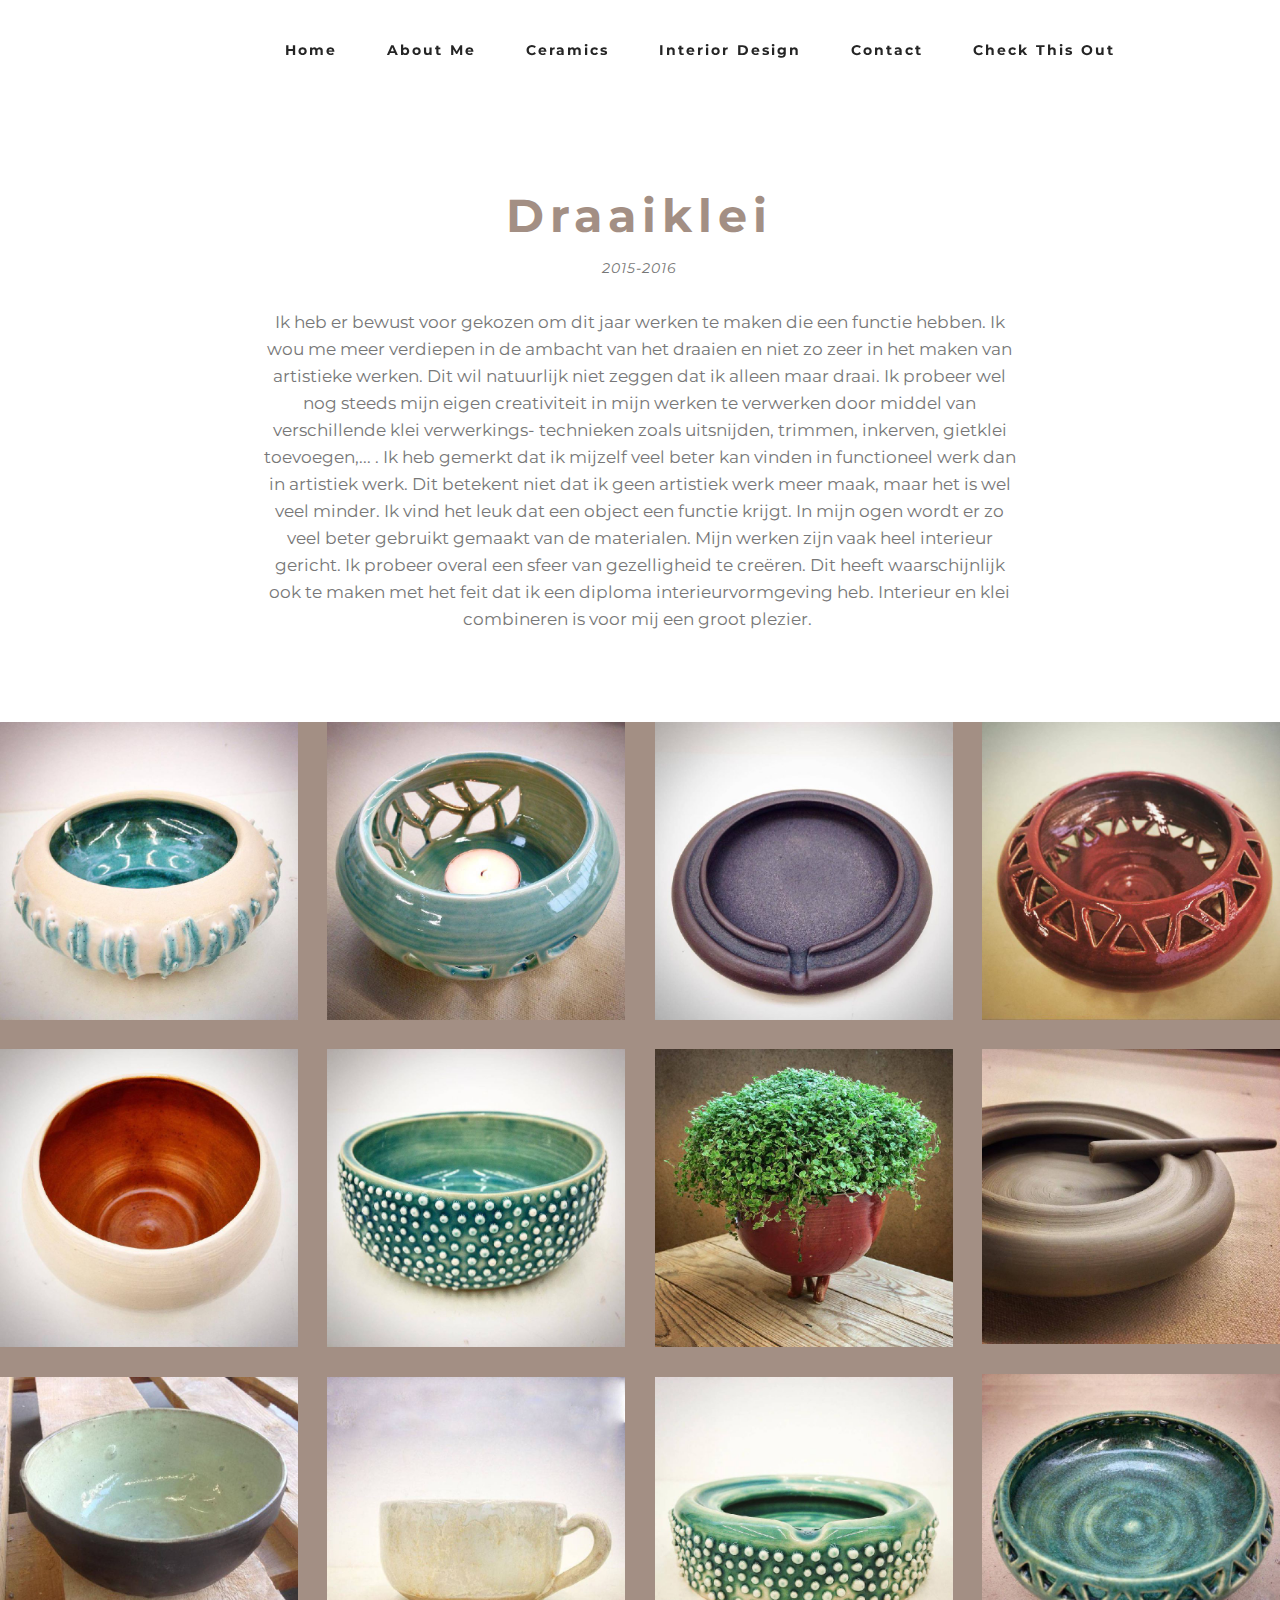
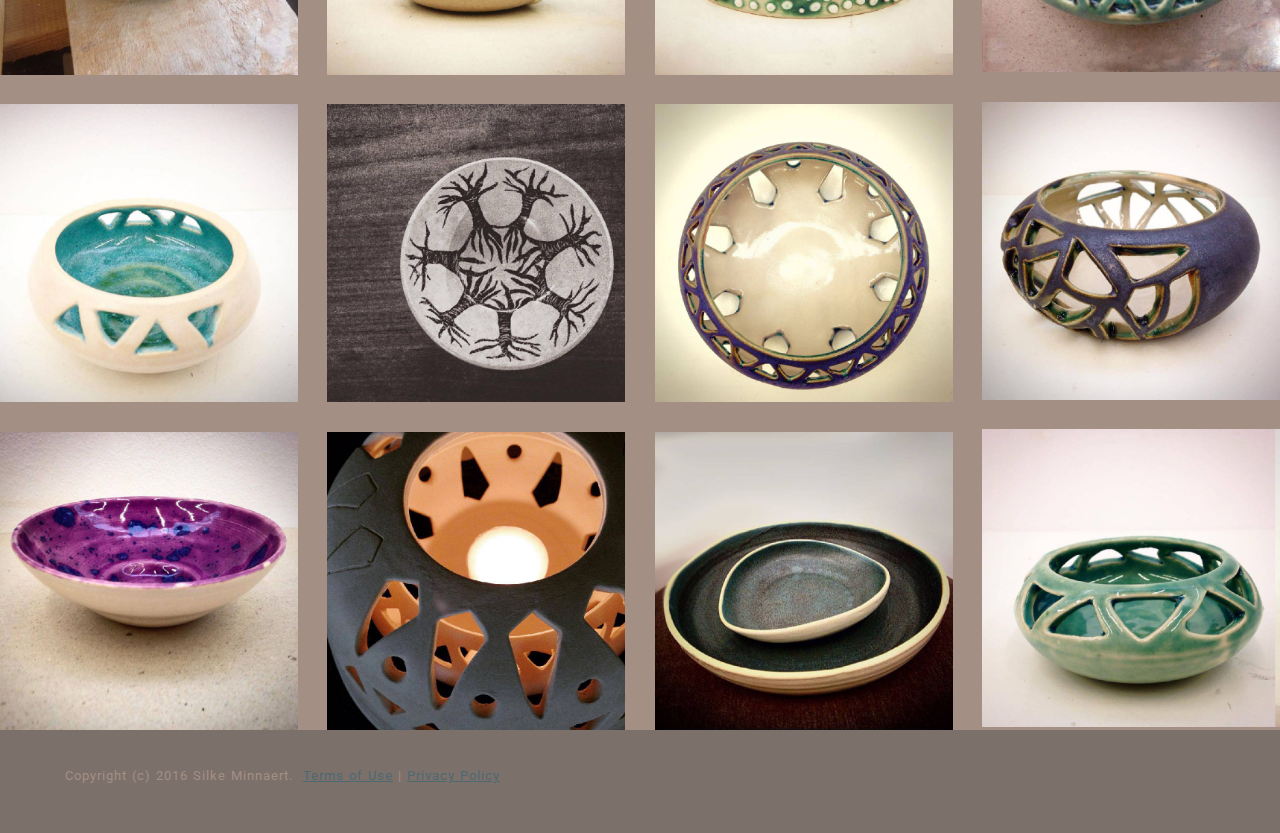
<file: draaiklei.html>
<!DOCTYPE html>
<html>
<head>
  <!-- Site made with Mobirise Website Builder v2.11.1, https://mobirise.com -->
  <meta charset="UTF-8">
  <meta http-equiv="X-UA-Compatible" content="IE=edge">
  <meta name="generator" content="Mobirise v2.11.1, mobirise.com">
  <meta name="viewport" content="width=device-width, initial-scale=1">
  <link rel="shortcut icon" href="assets/images/logo.png" type="image/x-icon">
  <meta name="description" content="">
  
  <link rel="stylesheet" href="https://fonts.googleapis.com/css?family=Roboto:700,400&amp;subset=cyrillic,latin,greek,vietnamese">
  <link rel="stylesheet" href="assets/bootstrap/css/bootstrap.min.css">
  <link rel="stylesheet" href="assets/mobirise/css/style.css">
  <link rel="stylesheet" href="assets/mobirise-gallery/style.css">
  <link rel="stylesheet" href="assets/mobirise-slider/style.css">
  <link rel="stylesheet" href="assets/mobirise/css/mbr-additional.css" type="text/css">
  
  
  
</head>
<body>

<!-- Google Analytics -->
<script>
  (function(i,s,o,g,r,a,m){i['GoogleAnalyticsObject']=r;i[r]=i[r]||function(){
  (i[r].q=i[r].q||[]).push(arguments)},i[r].l=1*new Date();a=s.createElement(o),
  m=s.getElementsByTagName(o)[0];a.async=1;a.src=g;m.parentNode.insertBefore(a,m)
  })(window,document,'script','//www.google-analytics.com/analytics.js','ga');

  ga('create', 'UA-74244146-1', 'auto');
  ga('send', 'pageview');

</script>
<!-- /Google Analytics -->


<section class="mbr-navbar mbr-navbar--freeze mbr-navbar--absolute mbr-navbar--transparent mbr-navbar--sticky mbr-navbar--auto-collapse" id="menu-4">
    <div class="mbr-navbar__section mbr-section">
        <div class="mbr-section__container container">
            <div class="mbr-navbar__container">
                
                <div class="mbr-navbar__hamburger mbr-hamburger"><span class="mbr-hamburger__line"></span></div>
                <div class="mbr-navbar__column mbr-navbar__menu">
                    <nav class="mbr-navbar__menu-box mbr-navbar__menu-box--inline-right">
                        <div class="mbr-navbar__column">
                            <ul class="mbr-navbar__items mbr-navbar__items--right float-left mbr-buttons mbr-buttons--freeze mbr-buttons--right btn-decorator mbr-buttons--active mbr-buttons--only-links"> <li class="mbr-navbar__item"><a class="mbr-buttons__link btn text-black" href="index.html">Home</a></li> <li class="mbr-navbar__item"><a class="mbr-buttons__link btn text-black" href="About Me.html">About Me</a></li>    <li class="mbr-navbar__item"><a class="mbr-buttons__link btn text-black" href="Ceramic.html">Ceramics</a></li>  <li class="mbr-navbar__item"><a class="mbr-buttons__link btn text-black" href="interior design.html">Interior Design</a></li> <li class="mbr-navbar__item"><a class="mbr-buttons__link btn text-black" href="Contact.html">Contact</a></li> <li class="mbr-navbar__item"><a class="mbr-buttons__link btn text-black" href="Check this out.html">Check This Out</a></li>      <li class="mbr-navbar__item"><a class="mbr-buttons__link btn text-gray" href="https://mobirise.com"></a></li>   <li class="mbr-navbar__item"><a class="mbr-buttons__link btn text-gray" href="https://mobirise.com"></a></li>       </ul>                            
                            
                        </div>
                    </nav>
                </div>
            </div>
        </div>
    </div>
</section>

<section class="engine"><a rel="external" href="https://mobirise.com">website building software</a></section><section class="mbr-section mbr-after-navbar" id="header3-62">
    <div class="mbr-section__container container mbr-section__container--first">
        <div class="mbr-header mbr-header--wysiwyg row">
            <div class="col-sm-8 col-sm-offset-2">
                <h3 class="mbr-header__text">Draaiklei</h3>
                <p class="mbr-header__subtext">2015-2016</p>
            </div>
        </div>
    </div>
</section>

<section class="mbr-section" id="content1-63">
    <div class="mbr-section__container container mbr-section__container--last">
        <div class="row">
            <div class="mbr-article mbr-article--wysiwyg col-sm-8 col-sm-offset-2"><p>Ik heb er bewust voor gekozen om dit jaar werken te maken die een functie hebben. Ik wou me meer verdiepen in de ambacht van het draaien en niet zo zeer in het maken van artistieke werken. Dit wil natuurlijk niet zeggen dat ik alleen maar draai. Ik probeer wel nog steeds mijn eigen creativiteit in mijn werken te verwerken door middel van verschillende klei verwerkings- technieken zoals uitsnijden, trimmen, inkerven, gietklei toevoegen,... . Ik heb gemerkt dat ik mijzelf veel beter kan vinden in functioneel werk dan in artistiek werk. Dit betekent niet dat ik geen artistiek werk meer maak, maar het is wel veel minder. Ik vind het leuk dat een object een functie krijgt. In mijn ogen wordt er zo veel beter gebruikt gemaakt van de materialen. Mijn werken zijn vaak heel interieur gericht. Ik probeer overal een sfeer van gezelligheid te creëren. Dit heeft waarschijnlijk ook te maken met het feit dat ik een diploma interieurvormgeving heb. Interieur en klei combineren is voor mij een groot plezier.&nbsp;</p></div>
        </div>
    </div>
</section>

<section class="mbr-gallery mbr-section mbr-section--no-padding" id="gallery1-65" style="background-color: rgb(163, 143, 132);">
    <!-- Gallery -->
    <div class=" mbr-gallery-layout-default">
        <div>
            <div class="row mbr-gallery-row">
                
                <div class="col-lg-3 col-md-4 col-sm-6 col-xs-12 mbr-gallery-item">

                     

                    <a href="#lb-gallery1-65" data-slide-to="0" data-toggle="modal">
                        <img alt="" src="assets/images/944908-1648128378771123-6392223679716999250-n-960x960-2-960x960-59.jpg">
                        <span class="icon glyphicon glyphicon-zoom-in"></span>
                    </a>              
                </div><div class="col-lg-3 col-md-4 col-sm-6 col-xs-12 mbr-gallery-item">

                     

                    <a href="#lb-gallery1-65" data-slide-to="1" data-toggle="modal">
                        <img alt="" src="assets/images/10606597-1641509619432999-1182474071415203212-n-960x960-7-960x960-87.jpg">
                        <span class="icon glyphicon glyphicon-zoom-in"></span>
                    </a>              
                </div><div class="col-lg-3 col-md-4 col-sm-6 col-xs-12 mbr-gallery-item">

                     

                    <a href="#lb-gallery1-65" data-slide-to="2" data-toggle="modal">
                        <img alt="" src="assets/images/12376487-1648128308771130-1007099648409899046-n-960x960-4-960x960-29.jpg">
                        <span class="icon glyphicon glyphicon-zoom-in"></span>
                    </a>              
                </div><div class="col-lg-3 col-md-4 col-sm-6 col-xs-12 mbr-gallery-item">

                     

                    <a href="#lb-gallery1-65" data-slide-to="3" data-toggle="modal">
                        <img alt="" src="assets/images/12249976-1637596479824313-383944231499726497-n-960x960-90-960x960-58.jpg">
                        <span class="icon glyphicon glyphicon-zoom-in"></span>
                    </a>              
                </div><div class="col-lg-3 col-md-4 col-sm-6 col-xs-12 mbr-gallery-item">

                     

                    <a href="#lb-gallery1-65" data-slide-to="4" data-toggle="modal">
                        <img alt="" src="assets/images/12301479-1641182996132328-4722412115066039438-n-960x960-30-960x960-59.jpg">
                        <span class="icon glyphicon glyphicon-zoom-in"></span>
                    </a>              
                </div><div class="col-lg-3 col-md-4 col-sm-6 col-xs-12 mbr-gallery-item">

                     

                    <a href="#lb-gallery1-65" data-slide-to="5" data-toggle="modal">
                        <img alt="" src="assets/images/12308823-1641422976108330-7241097375498108091-n-960x960-63-960x960-64.jpg">
                        <span class="icon glyphicon glyphicon-zoom-in"></span>
                    </a>              
                </div><div class="col-lg-3 col-md-4 col-sm-6 col-xs-12 mbr-gallery-item">

                     

                    <a href="#lb-gallery1-65" data-slide-to="6" data-toggle="modal">
                        <img alt="" src="assets/images/12294732-1639429916307636-7014052059183475725-n-960x960-51-960x960-20.jpg">
                        <span class="icon glyphicon glyphicon-zoom-in"></span>
                    </a>              
                </div><div class="col-lg-3 col-md-4 col-sm-6 col-xs-12 mbr-gallery-item">

                     

                    <a href="#lb-gallery1-65" data-slide-to="7" data-toggle="modal">
                        <img alt="" src="assets/images/12243404-1636756786574949-716351192362797715-n-960x953-62-960x953-33.jpg">
                        <span class="icon glyphicon glyphicon-zoom-in"></span>
                    </a>              
                </div><div class="col-lg-3 col-md-4 col-sm-6 col-xs-12 mbr-gallery-item">

                     

                    <a href="#lb-gallery1-65" data-slide-to="8" data-toggle="modal">
                        <img alt="" src="assets/images/sdvs-960x960-11-960x960-3.jpg">
                        <span class="icon glyphicon glyphicon-zoom-in"></span>
                    </a>              
                </div><div class="col-lg-3 col-md-4 col-sm-6 col-xs-12 mbr-gallery-item">

                     

                    <a href="#lb-gallery1-65" data-slide-to="9" data-toggle="modal">
                        <img alt="" src="assets/images/fvsd-960x960-88-960x960-58.jpg">
                        <span class="icon glyphicon glyphicon-zoom-in"></span>
                    </a>              
                </div><div class="col-lg-3 col-md-4 col-sm-6 col-xs-12 mbr-gallery-item">

                     

                    <a href="#lb-gallery1-65" data-slide-to="10" data-toggle="modal">
                        <img alt="" src="assets/images/gjhg-960x960-89-960x960-49.jpg">
                        <span class="icon glyphicon glyphicon-zoom-in"></span>
                    </a>              
                </div><div class="col-lg-3 col-md-4 col-sm-6 col-xs-12 mbr-gallery-item">

                     

                    <a href="#lb-gallery1-65" data-slide-to="11" data-toggle="modal">
                        <img alt="" src="assets/images/ilo-960x960-10-960x960-21.jpg">
                        <span class="icon glyphicon glyphicon-zoom-in"></span>
                    </a>              
                </div><div class="col-lg-3 col-md-4 col-sm-6 col-xs-12 mbr-gallery-item">

                     

                    <a href="#lb-gallery1-65" data-slide-to="12" data-toggle="modal">
                        <img alt="" src="assets/images/12391292-1645455482371746-5121515099495962850-n-960x960-97-960x960-34.jpg">
                        <span class="icon glyphicon glyphicon-zoom-in"></span>
                    </a>              
                </div><div class="col-lg-3 col-md-4 col-sm-6 col-xs-12 mbr-gallery-item">

                     

                    <a href="#lb-gallery1-65" data-slide-to="13" data-toggle="modal">
                        <img alt="" src="assets/images/vsdvbg-960x960-32-960x960-92.jpg">
                        <span class="icon glyphicon glyphicon-zoom-in"></span>
                    </a>              
                </div><div class="col-lg-3 col-md-4 col-sm-6 col-xs-12 mbr-gallery-item">

                     

                    <a href="#lb-gallery1-65" data-slide-to="14" data-toggle="modal">
                        <img alt="" src="assets/images/xvcx-960x960-90-960x960-34.jpg">
                        <span class="icon glyphicon glyphicon-zoom-in"></span>
                    </a>              
                </div><div class="col-lg-3 col-md-4 col-sm-6 col-xs-12 mbr-gallery-item">

                     

                    <a href="#lb-gallery1-65" data-slide-to="15" data-toggle="modal">
                        <img alt="" src="assets/images/fze-960x960-1-960x960-93.jpg">
                        <span class="icon glyphicon glyphicon-zoom-in"></span>
                    </a>              
                </div><div class="col-lg-3 col-md-4 col-sm-6 col-xs-12 mbr-gallery-item">

                     

                    <a href="#lb-gallery1-65" data-slide-to="16" data-toggle="modal">
                        <img alt="" src="assets/images/sdffq-960x960-59-960x960-61.jpg">
                        <span class="icon glyphicon glyphicon-zoom-in"></span>
                    </a>              
                </div><div class="col-lg-3 col-md-4 col-sm-6 col-xs-12 mbr-gallery-item">

                     

                    <a href="#lb-gallery1-65" data-slide-to="17" data-toggle="modal">
                        <img alt="" src="assets/images/dsgsd-960x960-85-960x960-27.jpg">
                        <span class="icon glyphicon glyphicon-zoom-in"></span>
                    </a>              
                </div><div class="col-lg-3 col-md-4 col-sm-6 col-xs-12 mbr-gallery-item">

                     

                    <a href="#lb-gallery1-65" data-slide-to="18" data-toggle="modal">
                        <img alt="" src="assets/images/hgf-960x960-18-960x960-66.jpg">
                        <span class="icon glyphicon glyphicon-zoom-in"></span>
                    </a>              
                </div><div class="col-lg-3 col-md-4 col-sm-6 col-xs-12 mbr-gallery-item">

                     

                    <a href="#lb-gallery1-65" data-slide-to="19" data-toggle="modal">
                        <img alt="" src="assets/images/zaz-960x960-84-960x960-24.jpg">
                        <span class="icon glyphicon glyphicon-zoom-in"></span>
                    </a>              
                </div>
            </div>
        </div>
        <div class="clearfix"></div>
    </div>

    <!-- Lightbox -->
    <div data-app-prevent-settings="" class="mbr-slider modal fade carousel slide" tabindex="-1" data-keyboard="true" data-interval="false" id="lb-gallery1-65">
        <div class="modal-dialog">
            <div class="modal-content">
                <div class="modal-body">
                    <ol class="carousel-indicators">
                        <li data-app-prevent-settings="" data-target="#lb-gallery1-65" data-slide-to="0"></li><li data-app-prevent-settings="" data-target="#lb-gallery1-65" data-slide-to="1"></li><li data-app-prevent-settings="" data-target="#lb-gallery1-65" class=" active" data-slide-to="2"></li><li data-app-prevent-settings="" data-target="#lb-gallery1-65" data-slide-to="3"></li><li data-app-prevent-settings="" data-target="#lb-gallery1-65" data-slide-to="4"></li><li data-app-prevent-settings="" data-target="#lb-gallery1-65" data-slide-to="5"></li><li data-app-prevent-settings="" data-target="#lb-gallery1-65" data-slide-to="6"></li><li data-app-prevent-settings="" data-target="#lb-gallery1-65" data-slide-to="7"></li><li data-app-prevent-settings="" data-target="#lb-gallery1-65" data-slide-to="8"></li><li data-app-prevent-settings="" data-target="#lb-gallery1-65" data-slide-to="9"></li><li data-app-prevent-settings="" data-target="#lb-gallery1-65" data-slide-to="10"></li><li data-app-prevent-settings="" data-target="#lb-gallery1-65" data-slide-to="11"></li><li data-app-prevent-settings="" data-target="#lb-gallery1-65" data-slide-to="12"></li><li data-app-prevent-settings="" data-target="#lb-gallery1-65" data-slide-to="13"></li><li data-app-prevent-settings="" data-target="#lb-gallery1-65" data-slide-to="14"></li><li data-app-prevent-settings="" data-target="#lb-gallery1-65" data-slide-to="15"></li><li data-app-prevent-settings="" data-target="#lb-gallery1-65" data-slide-to="16"></li><li data-app-prevent-settings="" data-target="#lb-gallery1-65" data-slide-to="17"></li><li data-app-prevent-settings="" data-target="#lb-gallery1-65" data-slide-to="18"></li><li data-app-prevent-settings="" data-target="#lb-gallery1-65" data-slide-to="19"></li>
                    </ol>
                    <div class="carousel-inner">
                        <div class="item">
                            <img alt="" src="assets/images/944908-1648128378771123-6392223679716999250-n-960x960-2.jpg">
                        </div><div class="item">
                            <img alt="" src="assets/images/10606597-1641509619432999-1182474071415203212-n-960x960-7.jpg">
                        </div><div class="item active">
                            <img alt="" src="assets/images/12376487-1648128308771130-1007099648409899046-n-960x960-4.jpg">
                        </div><div class="item">
                            <img alt="" src="assets/images/12249976-1637596479824313-383944231499726497-n-960x960-90.jpg">
                        </div><div class="item">
                            <img alt="" src="assets/images/12301479-1641182996132328-4722412115066039438-n-960x960-30.jpg">
                        </div><div class="item">
                            <img alt="" src="assets/images/12308823-1641422976108330-7241097375498108091-n-960x960-63.jpg">
                        </div><div class="item">
                            <img alt="" src="assets/images/12294732-1639429916307636-7014052059183475725-n-960x960-51.jpg">
                        </div><div class="item">
                            <img alt="" src="assets/images/12243404-1636756786574949-716351192362797715-n-960x953-62.jpg">
                        </div><div class="item">
                            <img alt="" src="assets/images/sdvs-960x960-11.jpg">
                        </div><div class="item">
                            <img alt="" src="assets/images/fvsd-960x960-88.jpg">
                        </div><div class="item">
                            <img alt="" src="assets/images/gjhg-960x960-89.jpg">
                        </div><div class="item">
                            <img alt="" src="assets/images/ilo-960x960-10.jpg">
                        </div><div class="item">
                            <img alt="" src="assets/images/12391292-1645455482371746-5121515099495962850-n-960x960-97.jpg">
                        </div><div class="item">
                            <img alt="" src="assets/images/vsdvbg-960x960-32.jpg">
                        </div><div class="item">
                            <img alt="" src="assets/images/xvcx-960x960-90.jpg">
                        </div><div class="item">
                            <img alt="" src="assets/images/fze-960x960-1.jpg">
                        </div><div class="item">
                            <img alt="" src="assets/images/sdffq-960x960-59.jpg">
                        </div><div class="item">
                            <img alt="" src="assets/images/dsgsd-960x960-85.jpg">
                        </div><div class="item">
                            <img alt="" src="assets/images/hgf-960x960-18.jpg">
                        </div><div class="item">
                            <img alt="" src="assets/images/zaz-960x960-84.jpg">
                        </div>
                    </div>
                    <a class="left carousel-control" role="button" data-slide="prev" href="#lb-gallery1-65">
                        <span class="glyphicon glyphicon-menu-left" aria-hidden="true"></span>
                        <span class="sr-only">Previous</span>
                    </a>
                    <a class="right carousel-control" role="button" data-slide="next" href="#lb-gallery1-65">
                        <span class="glyphicon glyphicon-menu-right" aria-hidden="true"></span>
                        <span class="sr-only">Next</span>
                    </a>

                    <a class="close" href="#" role="button" data-dismiss="modal">
                        <span class="glyphicon glyphicon-remove" aria-hidden="true"></span>
                        <span class="sr-only">Close</span>
                    </a>
                </div>
            </div>
        </div>
    </div>
</section>

<footer class="mbr-section mbr-section--relative mbr-section--fixed-size" id="footer1-44" style="background-color: rgb(124, 112, 107);">
    
    <div class="mbr-section__container container">
        <div class="mbr-footer mbr-footer--wysiwyg row" style="padding-top: 36.900000000000006px; padding-bottom: 36.900000000000006px;">
            <div class="col-sm-12">
                <p class="mbr-footer__copyright"></p><p>Copyright (c) 2016 Silke Minnaert. &nbsp;<a class="mbr-footer__link text-primary" href="https://mobirise.com/">Terms of Use</a>  | <a href="Copyright.html">Privacy Policy</a></p><p></p>
            </div>
        </div>
    </div>
</footer>


  <script src="assets/web/assets/jquery/jquery.min.js"></script>
  <script src="assets/bootstrap/js/bootstrap.min.js"></script>
  <script src="assets/smooth-scroll/SmoothScroll.js"></script>
  <script src="assets/masonry/masonry.pkgd.min.js"></script>
  <script src="assets/imagesloaded/imagesloaded.pkgd.min.js"></script>
  <script src="assets/bootstrap-carousel-swipe/bootstrap-carousel-swipe.js"></script>
  <script src="assets/mobirise/js/script.js"></script>
  <script src="assets/mobirise-gallery/script.js"></script>
  
  
</body>
</html>
</file>
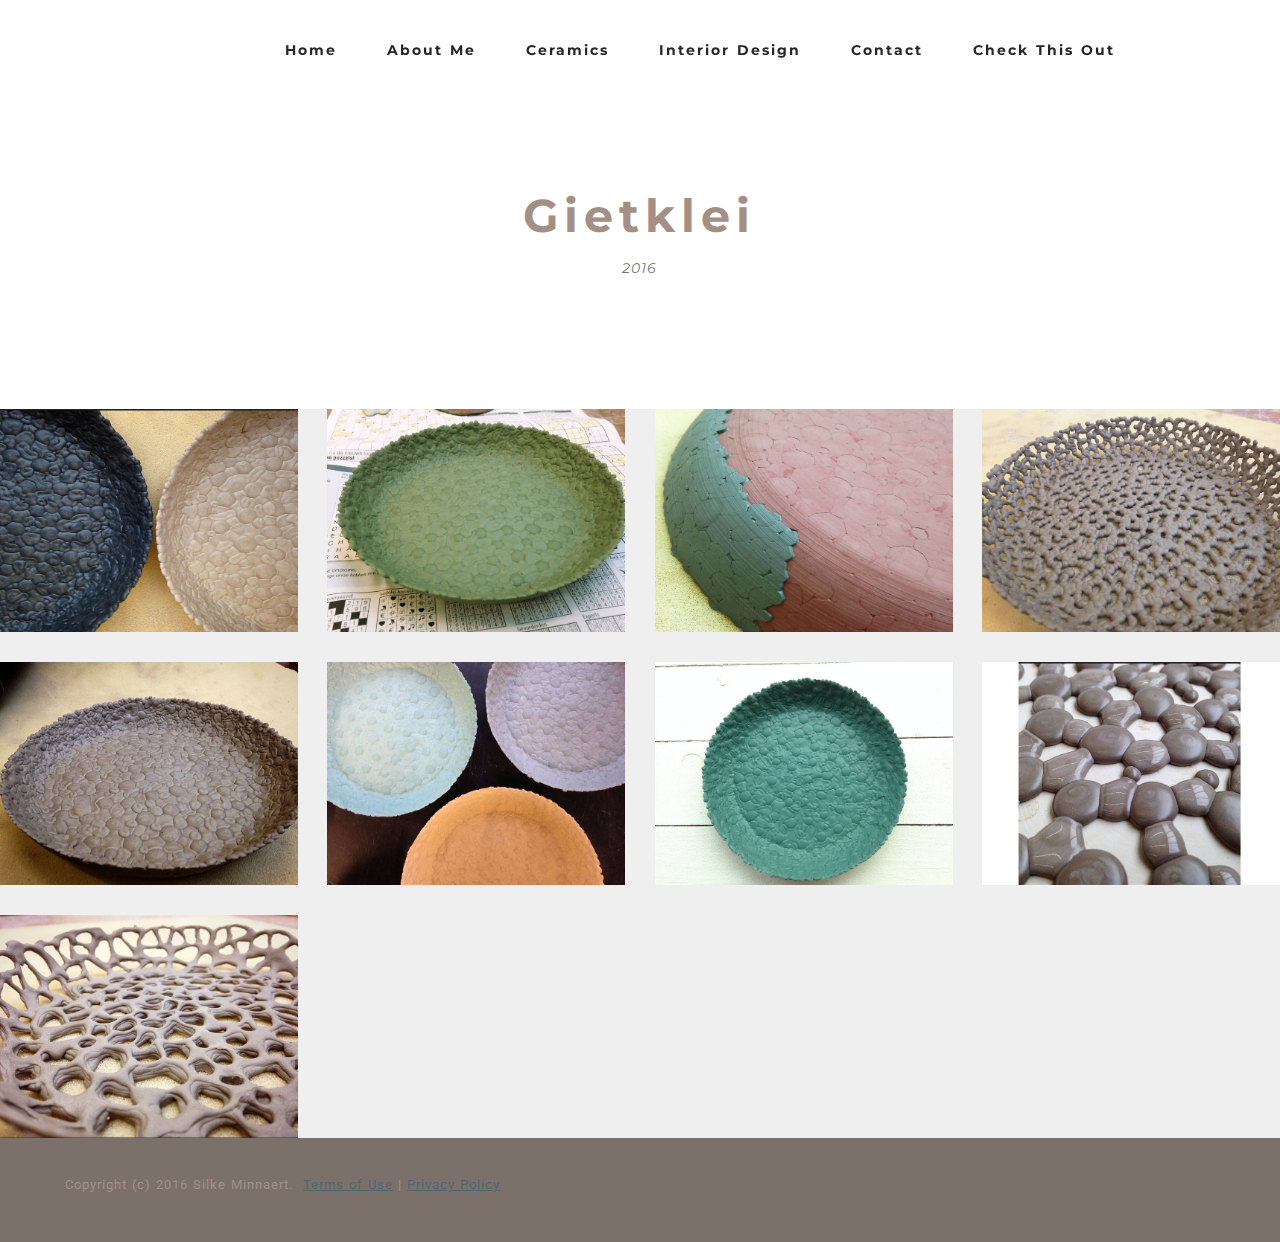
<file: Gietklei.html>
<!DOCTYPE html>
<html>
<head>
  <!-- Site made with Mobirise Website Builder v2.11.1, https://mobirise.com -->
  <meta charset="UTF-8">
  <meta http-equiv="X-UA-Compatible" content="IE=edge">
  <meta name="generator" content="Mobirise v2.11.1, mobirise.com">
  <meta name="viewport" content="width=device-width, initial-scale=1">
  <link rel="shortcut icon" href="assets/images/logo.png" type="image/x-icon">
  <meta name="description" content="">
  
  <link rel="stylesheet" href="https://fonts.googleapis.com/css?family=Roboto:700,400&amp;subset=cyrillic,latin,greek,vietnamese">
  <link rel="stylesheet" href="assets/bootstrap/css/bootstrap.min.css">
  <link rel="stylesheet" href="assets/mobirise/css/style.css">
  <link rel="stylesheet" href="assets/mobirise-gallery/style.css">
  <link rel="stylesheet" href="assets/mobirise-slider/style.css">
  <link rel="stylesheet" href="assets/mobirise/css/mbr-additional.css" type="text/css">
  
  
  
</head>
<body>

<!-- Google Analytics -->
<script>
  (function(i,s,o,g,r,a,m){i['GoogleAnalyticsObject']=r;i[r]=i[r]||function(){
  (i[r].q=i[r].q||[]).push(arguments)},i[r].l=1*new Date();a=s.createElement(o),
  m=s.getElementsByTagName(o)[0];a.async=1;a.src=g;m.parentNode.insertBefore(a,m)
  })(window,document,'script','//www.google-analytics.com/analytics.js','ga');

  ga('create', 'UA-74244146-1', 'auto');
  ga('send', 'pageview');

</script>
<!-- /Google Analytics -->


<section class="mbr-navbar mbr-navbar--freeze mbr-navbar--absolute mbr-navbar--transparent mbr-navbar--sticky mbr-navbar--auto-collapse" id="menu-4">
    <div class="mbr-navbar__section mbr-section">
        <div class="mbr-section__container container">
            <div class="mbr-navbar__container">
                
                <div class="mbr-navbar__hamburger mbr-hamburger"><span class="mbr-hamburger__line"></span></div>
                <div class="mbr-navbar__column mbr-navbar__menu">
                    <nav class="mbr-navbar__menu-box mbr-navbar__menu-box--inline-right">
                        <div class="mbr-navbar__column">
                            <ul class="mbr-navbar__items mbr-navbar__items--right float-left mbr-buttons mbr-buttons--freeze mbr-buttons--right btn-decorator mbr-buttons--active mbr-buttons--only-links"> <li class="mbr-navbar__item"><a class="mbr-buttons__link btn text-black" href="index.html">Home</a></li> <li class="mbr-navbar__item"><a class="mbr-buttons__link btn text-black" href="About Me.html">About Me</a></li>    <li class="mbr-navbar__item"><a class="mbr-buttons__link btn text-black" href="Ceramic.html">Ceramics</a></li>  <li class="mbr-navbar__item"><a class="mbr-buttons__link btn text-black" href="interior design.html">Interior Design</a></li> <li class="mbr-navbar__item"><a class="mbr-buttons__link btn text-black" href="Contact.html">Contact</a></li> <li class="mbr-navbar__item"><a class="mbr-buttons__link btn text-black" href="Check this out.html">Check This Out</a></li>      <li class="mbr-navbar__item"><a class="mbr-buttons__link btn text-gray" href="https://mobirise.com"></a></li>   <li class="mbr-navbar__item"><a class="mbr-buttons__link btn text-gray" href="https://mobirise.com"></a></li>       </ul>                            
                            
                        </div>
                    </nav>
                </div>
            </div>
        </div>
    </div>
</section>

<section class="engine"><a rel="external" href="https://mobirise.com">free site maker</a></section><section class="mbr-section mbr-after-navbar" id="header3-67">
    <div class="mbr-section__container container mbr-section__container--first">
        <div class="mbr-header mbr-header--wysiwyg row">
            <div class="col-sm-8 col-sm-offset-2">
                <h3 class="mbr-header__text">Gietklei</h3>
                <p class="mbr-header__subtext">2016</p>
            </div>
        </div>
    </div>
</section>

<section class="mbr-section" id="content1-68">
    <div class="mbr-section__container container mbr-section__container--last">
        <div class="row">
            <div class="mbr-article mbr-article--wysiwyg col-sm-8 col-sm-offset-2"></div>
        </div>
    </div>
</section>

<section class="mbr-gallery mbr-section mbr-section--no-padding" id="gallery1-69" style="background-color: rgb(239, 239, 239);">
    <!-- Gallery -->
    <div class=" mbr-gallery-layout-default">
        <div>
            <div class="row mbr-gallery-row">
                
                <div class="col-lg-3 col-md-4 col-sm-6 col-xs-12 mbr-gallery-item">

                     

                    <a href="#lb-gallery1-69" data-slide-to="0" data-toggle="modal">
                        <img alt="" src="assets/images/cdc-3264x2448-32-2000x1500-98.jpg">
                        <span class="icon glyphicon glyphicon-zoom-in"></span>
                    </a>              
                </div><div class="col-lg-3 col-md-4 col-sm-6 col-xs-12 mbr-gallery-item">

                     

                    <a href="#lb-gallery1-69" data-slide-to="1" data-toggle="modal">
                        <img alt="" src="assets/images/cqsc-3264x2448-6-2000x1500-8.jpg">
                        <span class="icon glyphicon glyphicon-zoom-in"></span>
                    </a>              
                </div><div class="col-lg-3 col-md-4 col-sm-6 col-xs-12 mbr-gallery-item">

                     

                    <a href="#lb-gallery1-69" data-slide-to="2" data-toggle="modal">
                        <img alt="" src="assets/images/dsv-3264x2448-71-2000x1500-49.jpg">
                        <span class="icon glyphicon glyphicon-zoom-in"></span>
                    </a>              
                </div><div class="col-lg-3 col-md-4 col-sm-6 col-xs-12 mbr-gallery-item">

                     

                    <a href="#lb-gallery1-69" data-slide-to="3" data-toggle="modal">
                        <img alt="" src="assets/images/sqcqsc-3264x2448-26-2000x1500-82.jpg">
                        <span class="icon glyphicon glyphicon-zoom-in"></span>
                    </a>              
                </div><div class="col-lg-3 col-md-4 col-sm-6 col-xs-12 mbr-gallery-item">

                     

                    <a href="#lb-gallery1-69" data-slide-to="4" data-toggle="modal">
                        <img alt="" src="assets/images/q-qcs-3264x2448-99-2000x1500-4.jpg">
                        <span class="icon glyphicon glyphicon-zoom-in"></span>
                    </a>              
                </div><div class="col-lg-3 col-md-4 col-sm-6 col-xs-12 mbr-gallery-item">

                     

                    <a href="#lb-gallery1-69" data-slide-to="5" data-toggle="modal">
                        <img alt="" src="assets/images/sqc-3264x2448-74-2000x1500-11.jpg">
                        <span class="icon glyphicon glyphicon-zoom-in"></span>
                    </a>              
                </div><div class="col-lg-3 col-md-4 col-sm-6 col-xs-12 mbr-gallery-item">

                     

                    <a href="#lb-gallery1-69" data-slide-to="6" data-toggle="modal">
                        <img alt="" src="assets/images/sqcqs-3264x2448-32-2000x1500-78.jpg">
                        <span class="icon glyphicon glyphicon-zoom-in"></span>
                    </a>              
                </div><div class="col-lg-3 col-md-4 col-sm-6 col-xs-12 mbr-gallery-item">

                     

                    <a href="#lb-gallery1-69" data-slide-to="7" data-toggle="modal">
                        <img alt="" src="assets/images/img-2774-3264x2448-81-2000x1500-34.jpg">
                        <span class="icon glyphicon glyphicon-zoom-in"></span>
                    </a>              
                </div><div class="col-lg-3 col-md-4 col-sm-6 col-xs-12 mbr-gallery-item">

                     

                    <a href="#lb-gallery1-69" data-slide-to="8" data-toggle="modal">
                        <img alt="" src="assets/images/dfvfb-3264x2448-3-2000x1500-96.jpg">
                        <span class="icon glyphicon glyphicon-zoom-in"></span>
                    </a>              
                </div>
            </div>
        </div>
        <div class="clearfix"></div>
    </div>

    <!-- Lightbox -->
    <div data-app-prevent-settings="" class="mbr-slider modal fade carousel slide" tabindex="-1" data-keyboard="true" data-interval="false" id="lb-gallery1-69">
        <div class="modal-dialog">
            <div class="modal-content">
                <div class="modal-body">
                    <ol class="carousel-indicators">
                        <li data-app-prevent-settings="" data-target="#lb-gallery1-69" data-slide-to="0"></li><li data-app-prevent-settings="" data-target="#lb-gallery1-69" data-slide-to="1"></li><li data-app-prevent-settings="" data-target="#lb-gallery1-69" data-slide-to="2"></li><li data-app-prevent-settings="" data-target="#lb-gallery1-69" data-slide-to="3"></li><li data-app-prevent-settings="" data-target="#lb-gallery1-69" data-slide-to="4"></li><li data-app-prevent-settings="" data-target="#lb-gallery1-69" data-slide-to="5"></li><li data-app-prevent-settings="" data-target="#lb-gallery1-69" data-slide-to="6"></li><li data-app-prevent-settings="" data-target="#lb-gallery1-69" data-slide-to="7"></li><li data-app-prevent-settings="" data-target="#lb-gallery1-69" class=" active" data-slide-to="8"></li>
                    </ol>
                    <div class="carousel-inner">
                        <div class="item">
                            <img alt="" src="assets/images/cdc-3264x2448-32.jpg">
                        </div><div class="item">
                            <img alt="" src="assets/images/cqsc-3264x2448-6.jpg">
                        </div><div class="item">
                            <img alt="" src="assets/images/dsv-3264x2448-71.jpg">
                        </div><div class="item">
                            <img alt="" src="assets/images/sqcqsc-3264x2448-26.jpg">
                        </div><div class="item">
                            <img alt="" src="assets/images/q-qcs-3264x2448-99.jpg">
                        </div><div class="item">
                            <img alt="" src="assets/images/sqc-3264x2448-74.jpg">
                        </div><div class="item">
                            <img alt="" src="assets/images/sqcqs-3264x2448-32.jpg">
                        </div><div class="item">
                            <img alt="" src="assets/images/img-2774-3264x2448-81.jpg">
                        </div><div class="item active">
                            <img alt="" src="assets/images/dfvfb-3264x2448-3.jpg">
                        </div>
                    </div>
                    <a class="left carousel-control" role="button" data-slide="prev" href="#lb-gallery1-69">
                        <span class="glyphicon glyphicon-menu-left" aria-hidden="true"></span>
                        <span class="sr-only">Previous</span>
                    </a>
                    <a class="right carousel-control" role="button" data-slide="next" href="#lb-gallery1-69">
                        <span class="glyphicon glyphicon-menu-right" aria-hidden="true"></span>
                        <span class="sr-only">Next</span>
                    </a>

                    <a class="close" href="#" role="button" data-dismiss="modal">
                        <span class="glyphicon glyphicon-remove" aria-hidden="true"></span>
                        <span class="sr-only">Close</span>
                    </a>
                </div>
            </div>
        </div>
    </div>
</section>

<footer class="mbr-section mbr-section--relative mbr-section--fixed-size" id="footer1-44" style="background-color: rgb(124, 112, 107);">
    
    <div class="mbr-section__container container">
        <div class="mbr-footer mbr-footer--wysiwyg row" style="padding-top: 36.900000000000006px; padding-bottom: 36.900000000000006px;">
            <div class="col-sm-12">
                <p class="mbr-footer__copyright"></p><p>Copyright (c) 2016 Silke Minnaert. &nbsp;<a class="mbr-footer__link text-primary" href="https://mobirise.com/">Terms of Use</a>  | <a href="Copyright.html">Privacy Policy</a></p><p></p>
            </div>
        </div>
    </div>
</footer>


  <script src="assets/web/assets/jquery/jquery.min.js"></script>
  <script src="assets/bootstrap/js/bootstrap.min.js"></script>
  <script src="assets/smooth-scroll/SmoothScroll.js"></script>
  <script src="assets/masonry/masonry.pkgd.min.js"></script>
  <script src="assets/imagesloaded/imagesloaded.pkgd.min.js"></script>
  <script src="assets/bootstrap-carousel-swipe/bootstrap-carousel-swipe.js"></script>
  <script src="assets/mobirise/js/script.js"></script>
  <script src="assets/mobirise-gallery/script.js"></script>
  
  
</body>
</html>
</file>
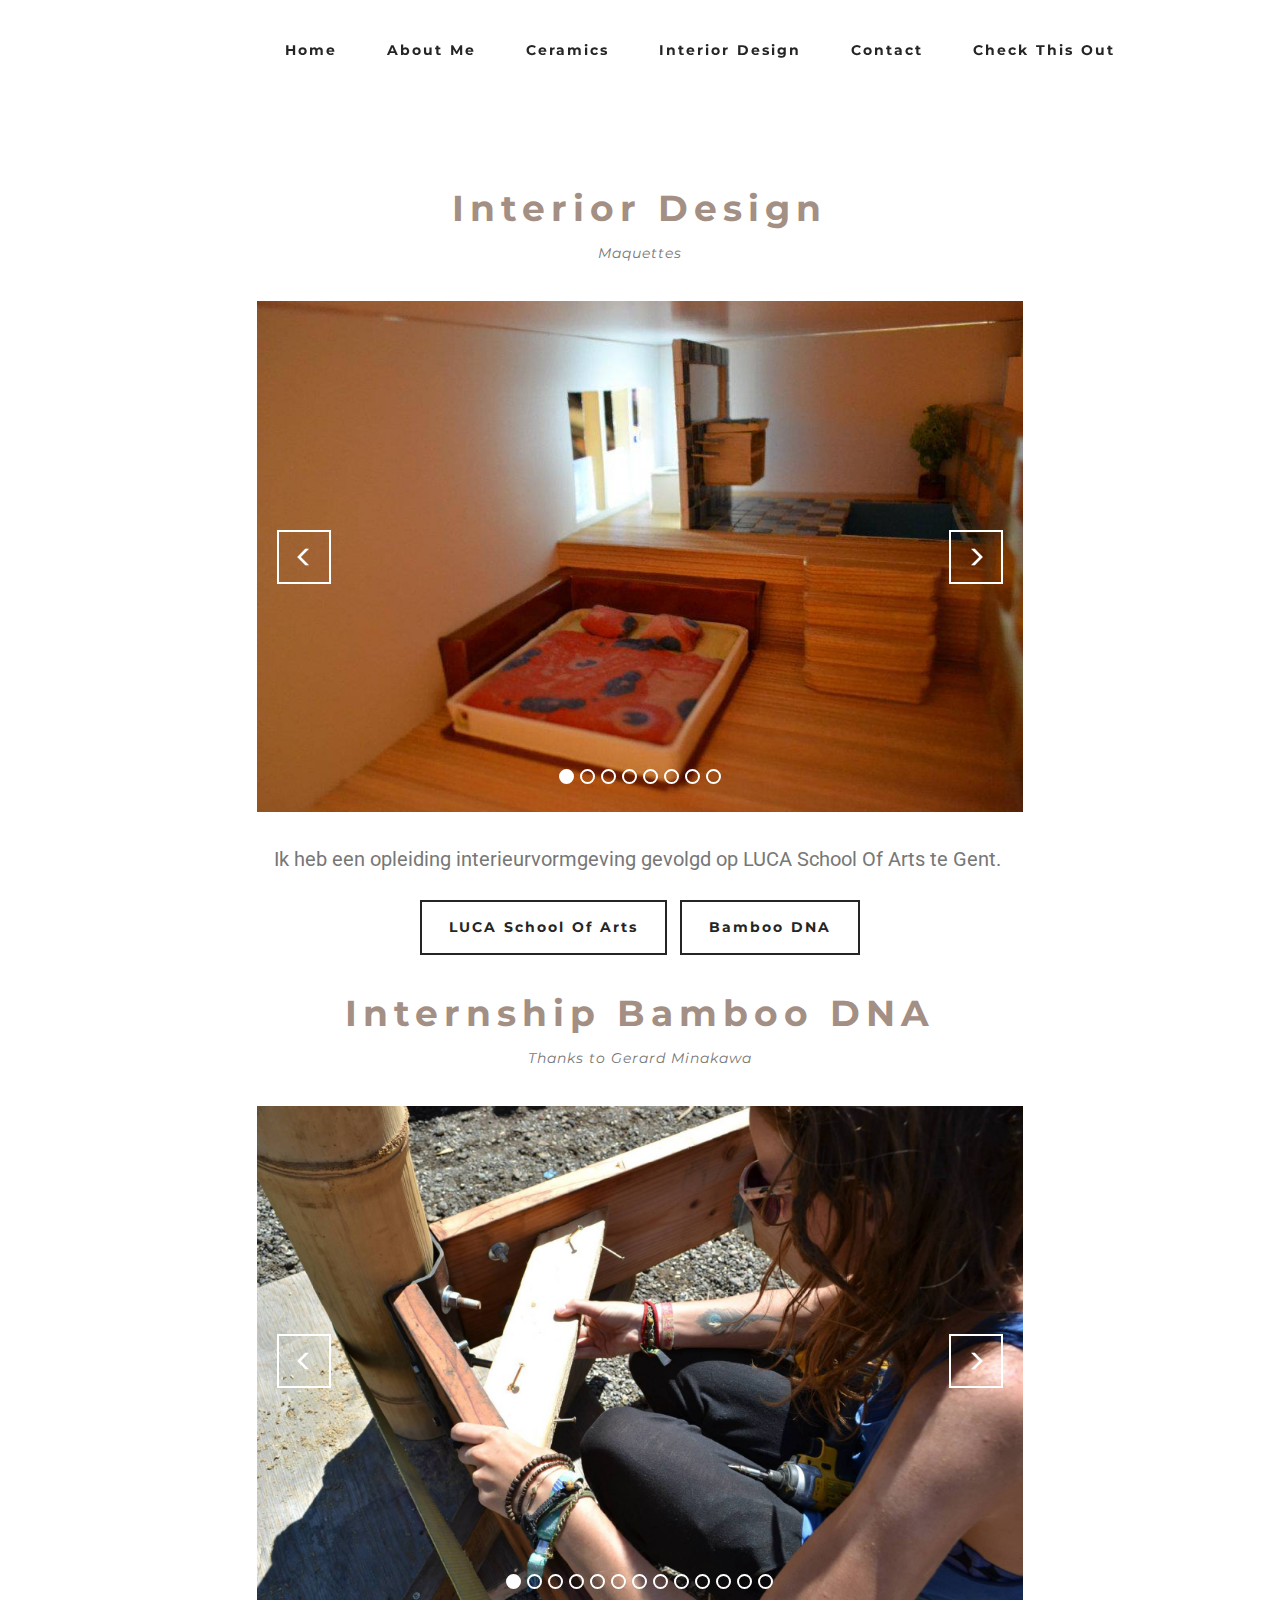
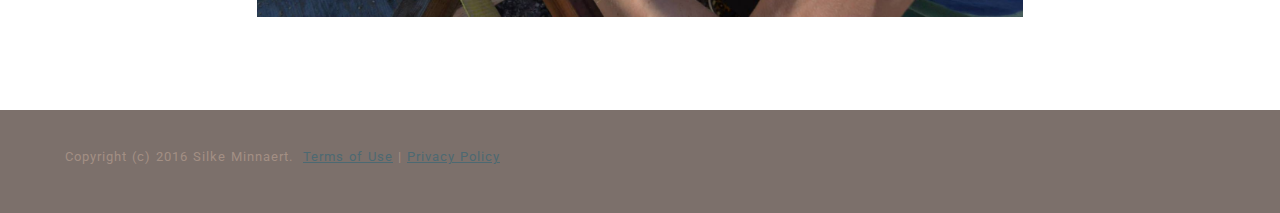
<file: interior design.html>
<!DOCTYPE html>
<html>
<head>
  <!-- Site made with Mobirise Website Builder v2.11.1, https://mobirise.com -->
  <meta charset="UTF-8">
  <meta http-equiv="X-UA-Compatible" content="IE=edge">
  <meta name="generator" content="Mobirise v2.11.1, mobirise.com">
  <meta name="viewport" content="width=device-width, initial-scale=1">
  <link rel="shortcut icon" href="assets/images/logo.png" type="image/x-icon">
  <meta name="description" content="interieur, interior, design, SilkeMinnaert">
  
  <link rel="stylesheet" href="https://fonts.googleapis.com/css?family=Roboto:700,400&amp;subset=cyrillic,latin,greek,vietnamese">
  <link rel="stylesheet" href="assets/bootstrap/css/bootstrap.min.css">
  <link rel="stylesheet" href="assets/mobirise/css/style.css">
  <link rel="stylesheet" href="assets/mobirise-slider/style.css">
  <link rel="stylesheet" href="assets/mobirise/css/mbr-additional.css" type="text/css">
  
  
  
</head>
<body>

<!-- Google Analytics -->
<script>
  (function(i,s,o,g,r,a,m){i['GoogleAnalyticsObject']=r;i[r]=i[r]||function(){
  (i[r].q=i[r].q||[]).push(arguments)},i[r].l=1*new Date();a=s.createElement(o),
  m=s.getElementsByTagName(o)[0];a.async=1;a.src=g;m.parentNode.insertBefore(a,m)
  })(window,document,'script','//www.google-analytics.com/analytics.js','ga');

  ga('create', 'UA-74244146-1', 'auto');
  ga('send', 'pageview');

</script>
<!-- /Google Analytics -->


<section class="mbr-navbar mbr-navbar--freeze mbr-navbar--absolute mbr-navbar--transparent mbr-navbar--sticky mbr-navbar--auto-collapse" id="menu-4">
    <div class="mbr-navbar__section mbr-section">
        <div class="mbr-section__container container">
            <div class="mbr-navbar__container">
                
                <div class="mbr-navbar__hamburger mbr-hamburger"><span class="mbr-hamburger__line"></span></div>
                <div class="mbr-navbar__column mbr-navbar__menu">
                    <nav class="mbr-navbar__menu-box mbr-navbar__menu-box--inline-right">
                        <div class="mbr-navbar__column">
                            <ul class="mbr-navbar__items mbr-navbar__items--right float-left mbr-buttons mbr-buttons--freeze mbr-buttons--right btn-decorator mbr-buttons--active mbr-buttons--only-links"> <li class="mbr-navbar__item"><a class="mbr-buttons__link btn text-black" href="index.html">Home</a></li> <li class="mbr-navbar__item"><a class="mbr-buttons__link btn text-black" href="About Me.html">About Me</a></li>    <li class="mbr-navbar__item"><a class="mbr-buttons__link btn text-black" href="Ceramic.html">Ceramics</a></li>  <li class="mbr-navbar__item"><a class="mbr-buttons__link btn text-black" href="interior design.html">Interior Design</a></li> <li class="mbr-navbar__item"><a class="mbr-buttons__link btn text-black" href="Contact.html">Contact</a></li> <li class="mbr-navbar__item"><a class="mbr-buttons__link btn text-black" href="Check this out.html">Check This Out</a></li>      <li class="mbr-navbar__item"><a class="mbr-buttons__link btn text-gray" href="https://mobirise.com"></a></li>   <li class="mbr-navbar__item"><a class="mbr-buttons__link btn text-gray" href="https://mobirise.com"></a></li>       </ul>                            
                            
                        </div>
                    </nav>
                </div>
            </div>
        </div>
    </div>
</section>

<section class="engine"><a rel="external" href="https://mobirise.com">responsive website builder software</a></section><section class="mbr-section mbr-after-navbar" id="header3-18">
    <div class="mbr-section__container container mbr-section__container--first">
        <div class="mbr-header mbr-header--wysiwyg row">
            <div class="col-sm-8 col-sm-offset-2">
                <h3 class="mbr-header__text">Interior Design</h3>
                <p class="mbr-header__subtext">Maquettes</p>
            </div>
        </div>
    </div>
</section>

<section class="mbr-slider mbr-section mbr-section--no-padding carousel slide" data-ride="carousel" data-wrap="true" data-interval="5000" id="slider2-23">
    <div class="mbr-section__container container article-slider mbr-section__container--middle">
        <div class=" col-sm-8 col-sm-offset-2">
            <ol class="carousel-indicators">
                <li data-app-prevent-settings="" data-target="#slider2-23" data-slide-to="0" class="active"></li><li data-app-prevent-settings="" data-target="#slider2-23" data-slide-to="1"></li><li data-app-prevent-settings="" data-target="#slider2-23" class="" data-slide-to="2"></li><li data-app-prevent-settings="" data-target="#slider2-23" data-slide-to="3"></li><li data-app-prevent-settings="" data-target="#slider2-23" data-slide-to="4"></li><li data-app-prevent-settings="" data-target="#slider2-23" data-slide-to="5"></li><li data-app-prevent-settings="" data-target="#slider2-23" data-slide-to="6"></li><li data-app-prevent-settings="" data-target="#slider2-23" data-slide-to="7"></li>
            </ol>
            <div class="carousel-inner" role="listbox">
                <div class="mbr-box mbr-section mbr-section--relative mbr-section--fixed-size mbr-section--bg-adapted item dark center active">
                    <div class="mbr-box__magnet">
                                            
                        <div>
                            <img src="assets/images/429060-10150661264973150-1613611206-n-960x640-32.jpg">
                            <div class="row">
                                <div class=" col-md-6">  

                                <div class="mbr-hero">
                                    

                                    
                                </div>
                                
                                </div>
                            </div>
                        </div>
                    </div>
                </div><div class="mbr-box mbr-section mbr-section--relative mbr-section--fixed-size mbr-section--bg-adapted item dark center">
                    <div class="mbr-box__magnet">
                                            
                        <div>
                            <img src="assets/images/375519-10150451013323150-535707385-n-960x640-25.jpg">
                            <div class="row">
                                <div class=" col-md-6">  

                                <div class="mbr-hero">
                                    

                                    
                                </div>
                                
                                </div>
                            </div>
                        </div>
                    </div>
                </div><div class="mbr-box mbr-section mbr-section--relative mbr-section--fixed-size mbr-section--bg-adapted item dark center">
                    <div class="mbr-box__magnet">
                                            
                        <div>
                            <img src="assets/images/256129-10151326747238150-1065484595-o-2048x1366-66.jpg">
                            <div class="row">
                                <div class=" col-md-6">  

                                <div class="mbr-hero">
                                    

                                    
                                </div>
                                
                                </div>
                            </div>
                        </div>
                    </div>
                </div><div class="mbr-box mbr-section mbr-section--relative mbr-section--fixed-size mbr-section--bg-adapted item dark center">
                    <div class="mbr-box__magnet">
                                            
                        <div>
                            <img src="assets/images/735542-10151336841203150-1811172236-o-2048x1366-25.jpg">
                            <div class="row">
                                <div class=" col-md-6">  

                                <div class="mbr-hero">
                                    

                                    
                                </div>
                                
                                </div>
                            </div>
                        </div>
                    </div>
                </div><div class="mbr-box mbr-section mbr-section--relative mbr-section--fixed-size mbr-section--bg-adapted item dark center">
                    <div class="mbr-box__magnet">
                                            
                        <div>
                            <img src="assets/images/737790-10151326747438150-96012581-o-2048x1366-55.jpg">
                            <div class="row">
                                <div class=" col-md-6">  

                                <div class="mbr-hero">
                                    

                                    
                                </div>
                                
                                </div>
                            </div>
                        </div>
                    </div>
                </div><div class="mbr-box mbr-section mbr-section--relative mbr-section--fixed-size mbr-section--bg-adapted item dark center">
                    <div class="mbr-box__magnet">
                                            
                        <div>
                            <img src="assets/images/735542-10151336841058150-936413786-o-2048x1366-39.jpg">
                            <div class="row">
                                <div class=" col-md-6">  

                                <div class="mbr-hero">
                                    

                                    
                                </div>
                                
                                </div>
                            </div>
                        </div>
                    </div>
                </div><div class="mbr-box mbr-section mbr-section--relative mbr-section--fixed-size mbr-section--bg-adapted item dark center">
                    <div class="mbr-box__magnet">
                                            
                        <div>
                            <img src="assets/images/741140-10151326746808150-1719422997-o-2048x1366-86.jpg">
                            <div class="row">
                                <div class=" col-md-6">  

                                <div class="mbr-hero">
                                    

                                    
                                </div>
                                
                                </div>
                            </div>
                        </div>
                    </div>
                </div><div class="mbr-box mbr-section mbr-section--relative mbr-section--fixed-size mbr-section--bg-adapted item dark center">
                    <div class="mbr-box__magnet">
                                            
                        <div>
                            <img src="assets/images/737807-10151326746823150-327946814-o-2048x1366-50.jpg">
                            <div class="row">
                                <div class=" col-md-6">  

                                <div class="mbr-hero">
                                    

                                    
                                </div>
                                
                                </div>
                            </div>
                        </div>
                    </div>
                </div>
            </div>
            
            <a data-app-prevent-settings="" class="left carousel-control" role="button" data-slide="prev" href="#slider2-23">
                <span class="glyphicon glyphicon-menu-left" aria-hidden="true"></span>
                <span class="sr-only">Previous</span>
            </a>
            <a data-app-prevent-settings="" class="right carousel-control" role="button" data-slide="next" href="#slider2-23">
                <span class="glyphicon glyphicon-menu-right" aria-hidden="true"></span>
                <span class="sr-only">Next</span>
            </a>
        </div>
    </div>
</section>

<section class="mbr-section" id="content1-27">
    <div class="mbr-section__container container mbr-section__container--middle">
        <div class="row">
            <div class="mbr-article mbr-article--wysiwyg col-sm-8 col-sm-offset-2">Ik heb een opleiding interieurvormgeving gevolgd op LUCA School Of Arts te Gent.&nbsp;</div>
        </div>
    </div>
</section>

<section class="mbr-section" id="buttons1-30">
    <div class="mbr-section__container container mbr-section__container--middle">
        <div class="row">
            <div class="col-sm-8 col-sm-offset-2">
                <div class="mbr-buttons mbr-buttons--center"><a class="mbr-buttons__btn btn btn-lg btn-default" href="http://www.luca-arts.be/" target="_blank">LUCA School Of Arts</a> <a class="mbr-buttons__btn btn btn-lg btn-default" href="http://www.bamboodna.com/" target="_blank">Bamboo DNA</a></div>
            </div>
        </div>
    </div>
</section>

<section class="mbr-section" id="header3-25">
    <div class="mbr-section__container container mbr-section__container--middle">
        <div class="mbr-header mbr-header--wysiwyg row">
            <div class="col-sm-8 col-sm-offset-2">
                <h3 class="mbr-header__text">Internship Bamboo DNA</h3>
                <p class="mbr-header__subtext">Thanks to Gerard Minakawa</p>
            </div>
        </div>
    </div>
</section>

<section class="mbr-slider mbr-section mbr-section--no-padding carousel slide" data-ride="carousel" data-wrap="true" data-interval="5000" id="slider2-26">
    <div class="mbr-section__container container article-slider mbr-section__container--last">
        <div class=" col-sm-8 col-sm-offset-2">
            <ol class="carousel-indicators">
                <li data-app-prevent-settings="" data-target="#slider2-26" class="active" data-slide-to="0"></li><li data-app-prevent-settings="" data-target="#slider2-26" data-slide-to="1"></li><li data-app-prevent-settings="" data-target="#slider2-26" data-slide-to="2"></li><li data-app-prevent-settings="" data-target="#slider2-26" data-slide-to="3"></li><li data-app-prevent-settings="" data-target="#slider2-26" data-slide-to="4"></li><li data-app-prevent-settings="" data-target="#slider2-26" data-slide-to="5"></li><li data-app-prevent-settings="" data-target="#slider2-26" data-slide-to="6"></li><li data-app-prevent-settings="" data-target="#slider2-26" data-slide-to="7"></li><li data-app-prevent-settings="" data-target="#slider2-26" data-slide-to="8"></li><li data-app-prevent-settings="" data-target="#slider2-26" data-slide-to="9"></li><li data-app-prevent-settings="" data-target="#slider2-26" data-slide-to="10"></li><li data-app-prevent-settings="" data-target="#slider2-26" data-slide-to="11"></li><li data-app-prevent-settings="" data-target="#slider2-26" data-slide-to="12"></li>
            </ol>
            <div class="carousel-inner" role="listbox">
                <div class="mbr-box mbr-section mbr-section--relative mbr-section--fixed-size mbr-section--bg-adapted item dark center active">
                    <div class="mbr-box__magnet">
                                            
                        <div>
                            <img src="assets/images/965920-10151585650868150-2018976589-o-2048x1366-12.jpg">
                            <div class="row">
                                <div class=" col-md-6">  

                                <div class="mbr-hero">
                                    

                                    
                                </div>
                                
                                </div>
                            </div>
                        </div>
                    </div>
                </div><div class="mbr-box mbr-section mbr-section--relative mbr-section--fixed-size mbr-section--bg-adapted item dark center">
                    <div class="mbr-box__magnet">
                                            
                        <div>
                            <img src="assets/images/1039714-10151672296993150-1876025533-o-2048x1366-29.jpg">
                            <div class="row">
                                <div class=" col-md-6">  

                                <div class="mbr-hero">
                                    

                                    
                                </div>
                                
                                </div>
                            </div>
                        </div>
                    </div>
                </div><div class="mbr-box mbr-section mbr-section--relative mbr-section--fixed-size mbr-section--bg-adapted item dark center">
                    <div class="mbr-box__magnet">
                                            
                        <div>
                            <img src="assets/images/468097-10151557887143150-1569943583-o-2048x1365-40.jpg">
                            <div class="row">
                                <div class=" col-md-6">  

                                <div class="mbr-hero">
                                    

                                    
                                </div>
                                
                                </div>
                            </div>
                        </div>
                    </div>
                </div><div class="mbr-box mbr-section mbr-section--relative mbr-section--fixed-size mbr-section--bg-adapted item dark center">
                    <div class="mbr-box__magnet">
                                            
                        <div>
                            <img src="assets/images/901438-10151509702088150-65883741-o-2048x1366-99.jpg">
                            <div class="row">
                                <div class=" col-md-6">  

                                <div class="mbr-hero">
                                    

                                    
                                </div>
                                
                                </div>
                            </div>
                        </div>
                    </div>
                </div><div class="mbr-box mbr-section mbr-section--relative mbr-section--fixed-size mbr-section--bg-adapted item dark center">
                    <div class="mbr-box__magnet">
                                            
                        <div>
                            <img src="assets/images/904494-10151542889873150-960171502-o-2048x1366-93.jpg">
                            <div class="row">
                                <div class=" col-md-6">  

                                <div class="mbr-hero">
                                    

                                    
                                </div>
                                
                                </div>
                            </div>
                        </div>
                    </div>
                </div><div class="mbr-box mbr-section mbr-section--relative mbr-section--fixed-size mbr-section--bg-adapted item dark center">
                    <div class="mbr-box__magnet">
                                            
                        <div>
                            <img src="assets/images/971599-10151583321958150-1300231814-n-960x639-52.jpg">
                            <div class="row">
                                <div class=" col-md-6">  

                                <div class="mbr-hero">
                                    

                                    
                                </div>
                                
                                </div>
                            </div>
                        </div>
                    </div>
                </div><div class="mbr-box mbr-section mbr-section--relative mbr-section--fixed-size mbr-section--bg-adapted item dark center">
                    <div class="mbr-box__magnet">
                                            
                        <div>
                            <img src="assets/images/1049220-10151672265098150-1972761183-o-2048x1366-22.jpg">
                            <div class="row">
                                <div class=" col-md-6">  

                                <div class="mbr-hero">
                                    

                                    
                                </div>
                                
                                </div>
                            </div>
                        </div>
                    </div>
                </div><div class="mbr-box mbr-section mbr-section--relative mbr-section--fixed-size mbr-section--bg-adapted item dark center">
                    <div class="mbr-box__magnet">
                                            
                        <div>
                            <img src="assets/images/1053013-10151672379313150-2098300845-o-2048x1366-4.jpg">
                            <div class="row">
                                <div class=" col-md-6">  

                                <div class="mbr-hero">
                                    

                                    
                                </div>
                                
                                </div>
                            </div>
                        </div>
                    </div>
                </div><div class="mbr-box mbr-section mbr-section--relative mbr-section--fixed-size mbr-section--bg-adapted item dark center">
                    <div class="mbr-box__magnet">
                                            
                        <div>
                            <img src="assets/images/1039655-10151672295913150-2037361616-o-2048x1366-36.jpg">
                            <div class="row">
                                <div class=" col-md-6">  

                                <div class="mbr-hero">
                                    

                                    
                                </div>
                                
                                </div>
                            </div>
                        </div>
                    </div>
                </div><div class="mbr-box mbr-section mbr-section--relative mbr-section--fixed-size mbr-section--bg-adapted item dark center">
                    <div class="mbr-box__magnet">
                                            
                        <div>
                            <img src="assets/images/bd8-2048x1366-61.jpg">
                            <div class="row">
                                <div class=" col-md-6">  

                                <div class="mbr-hero">
                                    

                                    
                                </div>
                                
                                </div>
                            </div>
                        </div>
                    </div>
                </div><div class="mbr-box mbr-section mbr-section--relative mbr-section--fixed-size mbr-section--bg-adapted item dark center">
                    <div class="mbr-box__magnet">
                                            
                        <div>
                            <img src="assets/images/bd2-2048x1367-85.jpg">
                            <div class="row">
                                <div class=" col-md-6">  

                                <div class="mbr-hero">
                                    

                                    
                                </div>
                                
                                </div>
                            </div>
                        </div>
                    </div>
                </div><div class="mbr-box mbr-section mbr-section--relative mbr-section--fixed-size mbr-section--bg-adapted item dark center">
                    <div class="mbr-box__magnet">
                                            
                        <div>
                            <img src="assets/images/bd4-2048x1366-22.jpg">
                            <div class="row">
                                <div class=" col-md-6">  

                                <div class="mbr-hero">
                                    

                                    
                                </div>
                                
                                </div>
                            </div>
                        </div>
                    </div>
                </div><div class="mbr-box mbr-section mbr-section--relative mbr-section--fixed-size mbr-section--bg-adapted item dark center">
                    <div class="mbr-box__magnet">
                                            
                        <div>
                            <img src="assets/images/1064541-10151672264318150-329515674-o-2048x1366-32.jpg">
                            <div class="row">
                                <div class=" col-md-6">  

                                <div class="mbr-hero">
                                    

                                    
                                </div>
                                
                                </div>
                            </div>
                        </div>
                    </div>
                </div>
            </div>
            
            <a data-app-prevent-settings="" class="left carousel-control" role="button" data-slide="prev" href="#slider2-26">
                <span class="glyphicon glyphicon-menu-left" aria-hidden="true"></span>
                <span class="sr-only">Previous</span>
            </a>
            <a data-app-prevent-settings="" class="right carousel-control" role="button" data-slide="next" href="#slider2-26">
                <span class="glyphicon glyphicon-menu-right" aria-hidden="true"></span>
                <span class="sr-only">Next</span>
            </a>
        </div>
    </div>
</section>

<footer class="mbr-section mbr-section--relative mbr-section--fixed-size" id="footer1-44" style="background-color: rgb(124, 112, 107);">
    
    <div class="mbr-section__container container">
        <div class="mbr-footer mbr-footer--wysiwyg row" style="padding-top: 36.900000000000006px; padding-bottom: 36.900000000000006px;">
            <div class="col-sm-12">
                <p class="mbr-footer__copyright"></p><p>Copyright (c) 2016 Silke Minnaert. &nbsp;<a class="mbr-footer__link text-primary" href="https://mobirise.com/">Terms of Use</a>  | <a href="Copyright.html">Privacy Policy</a></p><p></p>
            </div>
        </div>
    </div>
</footer>


  <script src="assets/web/assets/jquery/jquery.min.js"></script>
  <script src="assets/bootstrap/js/bootstrap.min.js"></script>
  <script src="assets/smooth-scroll/SmoothScroll.js"></script>
  <script src="assets/bootstrap-carousel-swipe/bootstrap-carousel-swipe.js"></script>
  <script src="assets/mobirise/js/script.js"></script>
  
  
</body>
</html>
</file>
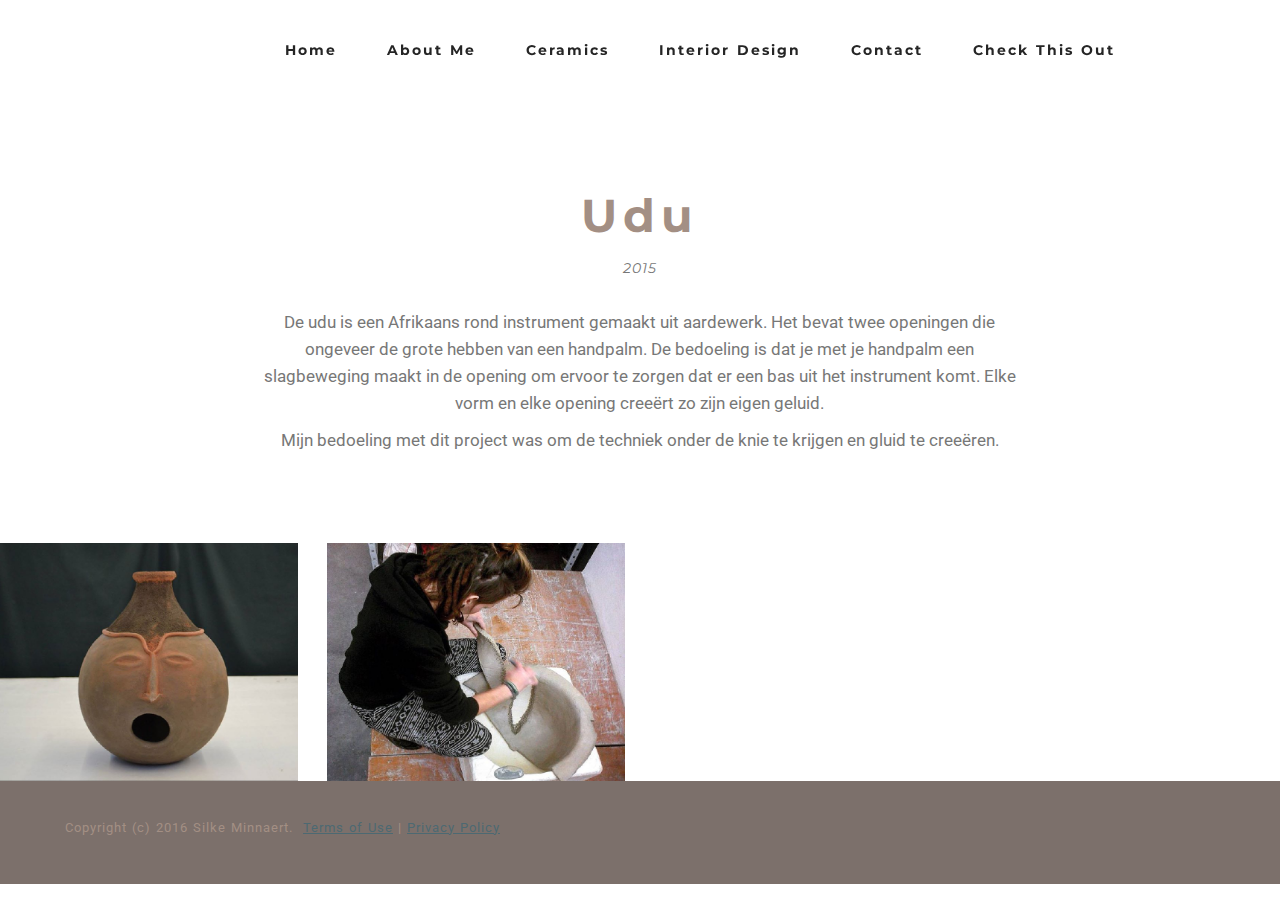
<file: Udu.html>
<!DOCTYPE html>
<html>
<head>
  <!-- Site made with Mobirise Website Builder v2.11.1, https://mobirise.com -->
  <meta charset="UTF-8">
  <meta http-equiv="X-UA-Compatible" content="IE=edge">
  <meta name="generator" content="Mobirise v2.11.1, mobirise.com">
  <meta name="viewport" content="width=device-width, initial-scale=1">
  <link rel="shortcut icon" href="assets/images/logo.png" type="image/x-icon">
  <meta name="description" content="udu, keramiek, ceramic, klei, clay, handmade, artisan, muziek, instrument, SilkeMinnaert, TerramManus">
  
  <link rel="stylesheet" href="https://fonts.googleapis.com/css?family=Roboto:700,400&amp;subset=cyrillic,latin,greek,vietnamese">
  <link rel="stylesheet" href="assets/bootstrap/css/bootstrap.min.css">
  <link rel="stylesheet" href="assets/mobirise/css/style.css">
  <link rel="stylesheet" href="assets/mobirise-gallery/style.css">
  <link rel="stylesheet" href="assets/mobirise-slider/style.css">
  <link rel="stylesheet" href="assets/mobirise/css/mbr-additional.css" type="text/css">
  
  
  
</head>
<body>

<!-- Google Analytics -->
<script>
  (function(i,s,o,g,r,a,m){i['GoogleAnalyticsObject']=r;i[r]=i[r]||function(){
  (i[r].q=i[r].q||[]).push(arguments)},i[r].l=1*new Date();a=s.createElement(o),
  m=s.getElementsByTagName(o)[0];a.async=1;a.src=g;m.parentNode.insertBefore(a,m)
  })(window,document,'script','//www.google-analytics.com/analytics.js','ga');

  ga('create', 'UA-74244146-1', 'auto');
  ga('send', 'pageview');

</script>
<!-- /Google Analytics -->


<section class="mbr-navbar mbr-navbar--freeze mbr-navbar--absolute mbr-navbar--transparent mbr-navbar--sticky mbr-navbar--auto-collapse" id="menu-4">
    <div class="mbr-navbar__section mbr-section">
        <div class="mbr-section__container container">
            <div class="mbr-navbar__container">
                
                <div class="mbr-navbar__hamburger mbr-hamburger"><span class="mbr-hamburger__line"></span></div>
                <div class="mbr-navbar__column mbr-navbar__menu">
                    <nav class="mbr-navbar__menu-box mbr-navbar__menu-box--inline-right">
                        <div class="mbr-navbar__column">
                            <ul class="mbr-navbar__items mbr-navbar__items--right float-left mbr-buttons mbr-buttons--freeze mbr-buttons--right btn-decorator mbr-buttons--active mbr-buttons--only-links"> <li class="mbr-navbar__item"><a class="mbr-buttons__link btn text-black" href="index.html">Home</a></li> <li class="mbr-navbar__item"><a class="mbr-buttons__link btn text-black" href="About Me.html">About Me</a></li>    <li class="mbr-navbar__item"><a class="mbr-buttons__link btn text-black" href="Ceramic.html">Ceramics</a></li>  <li class="mbr-navbar__item"><a class="mbr-buttons__link btn text-black" href="interior design.html">Interior Design</a></li> <li class="mbr-navbar__item"><a class="mbr-buttons__link btn text-black" href="Contact.html">Contact</a></li> <li class="mbr-navbar__item"><a class="mbr-buttons__link btn text-black" href="Check this out.html">Check This Out</a></li>      <li class="mbr-navbar__item"><a class="mbr-buttons__link btn text-gray" href="https://mobirise.com"></a></li>   <li class="mbr-navbar__item"><a class="mbr-buttons__link btn text-gray" href="https://mobirise.com"></a></li>       </ul>                            
                            
                        </div>
                    </nav>
                </div>
            </div>
        </div>
    </div>
</section>

<section class="engine"><a rel="external" href="https://mobirise.com">website creator</a></section><section class="mbr-section mbr-after-navbar" id="header3-44">
    <div class="mbr-section__container container mbr-section__container--first">
        <div class="mbr-header mbr-header--wysiwyg row">
            <div class="col-sm-8 col-sm-offset-2">
                <h3 class="mbr-header__text">Udu</h3>
                <p class="mbr-header__subtext">2015</p>
            </div>
        </div>
    </div>
</section>

<section class="mbr-section" id="content1-45">
    <div class="mbr-section__container container mbr-section__container--last">
        <div class="row">
            <div class="mbr-article mbr-article--wysiwyg col-sm-8 col-sm-offset-2"><p>De udu is een Afrikaans rond instrument gemaakt uit aardewerk. Het bevat twee openingen die ongeveer de grote hebben van een handpalm. De bedoeling is dat je met je handpalm een slagbeweging maakt in de opening om ervoor te zorgen dat er een bas uit het instrument komt. Elke vorm en elke opening creeërt zo zijn eigen geluid.</p><p>Mijn bedoeling met dit project was om de techniek onder de knie te krijgen en gluid te creeëren.</p></div>
        </div>
    </div>
</section>

<section class="mbr-gallery mbr-section mbr-section--no-padding" id="gallery1-46" style="background-color: rgb(255, 255, 255);">
    <!-- Gallery -->
    <div class=" mbr-gallery-layout-default">
        <div>
            <div class="row mbr-gallery-row">
                
                <div class="col-lg-3 col-md-4 col-sm-6 col-xs-12 mbr-gallery-item">

                     

                    <a href="#lb-gallery1-46" data-slide-to="0" data-toggle="modal">
                        <img alt="" src="assets/images/schermafbeelding-2016-03-09-om-14-944x754-5-944x754-0.png">
                        <span class="icon glyphicon glyphicon-zoom-in"></span>
                    </a>              
                </div><div class="col-lg-3 col-md-4 col-sm-6 col-xs-12 mbr-gallery-item">

                     

                    <a href="#lb-gallery1-46" data-slide-to="1" data-toggle="modal">
                        <img alt="" src="assets/images/qcvqs-944x754-21-944x754-44.jpg">
                        <span class="icon glyphicon glyphicon-zoom-in"></span>
                    </a>              
                </div>
            </div>
        </div>
        <div class="clearfix"></div>
    </div>

    <!-- Lightbox -->
    <div data-app-prevent-settings="" class="mbr-slider modal fade carousel slide" tabindex="-1" data-keyboard="true" data-interval="false" id="lb-gallery1-46">
        <div class="modal-dialog">
            <div class="modal-content">
                <div class="modal-body">
                    <ol class="carousel-indicators">
                        <li data-app-prevent-settings="" data-target="#lb-gallery1-46" data-slide-to="0"></li><li data-app-prevent-settings="" data-target="#lb-gallery1-46" class=" active" data-slide-to="1"></li>
                    </ol>
                    <div class="carousel-inner">
                        <div class="item">
                            <img alt="" src="assets/images/schermafbeelding-2016-03-09-om-14-944x754-5.png">
                        </div><div class="item active">
                            <img alt="" src="assets/images/qcvqs-944x754-21.jpg">
                        </div>
                    </div>
                    <a class="left carousel-control" role="button" data-slide="prev" href="#lb-gallery1-46">
                        <span class="glyphicon glyphicon-menu-left" aria-hidden="true"></span>
                        <span class="sr-only">Previous</span>
                    </a>
                    <a class="right carousel-control" role="button" data-slide="next" href="#lb-gallery1-46">
                        <span class="glyphicon glyphicon-menu-right" aria-hidden="true"></span>
                        <span class="sr-only">Next</span>
                    </a>

                    <a class="close" href="#" role="button" data-dismiss="modal">
                        <span class="glyphicon glyphicon-remove" aria-hidden="true"></span>
                        <span class="sr-only">Close</span>
                    </a>
                </div>
            </div>
        </div>
    </div>
</section>

<footer class="mbr-section mbr-section--relative mbr-section--fixed-size" id="footer1-44" style="background-color: rgb(124, 112, 107);">
    
    <div class="mbr-section__container container">
        <div class="mbr-footer mbr-footer--wysiwyg row" style="padding-top: 36.900000000000006px; padding-bottom: 36.900000000000006px;">
            <div class="col-sm-12">
                <p class="mbr-footer__copyright"></p><p>Copyright (c) 2016 Silke Minnaert. &nbsp;<a class="mbr-footer__link text-primary" href="https://mobirise.com/">Terms of Use</a>  | <a href="Copyright.html">Privacy Policy</a></p><p></p>
            </div>
        </div>
    </div>
</footer>


  <script src="assets/web/assets/jquery/jquery.min.js"></script>
  <script src="assets/bootstrap/js/bootstrap.min.js"></script>
  <script src="assets/smooth-scroll/SmoothScroll.js"></script>
  <script src="assets/masonry/masonry.pkgd.min.js"></script>
  <script src="assets/imagesloaded/imagesloaded.pkgd.min.js"></script>
  <script src="assets/bootstrap-carousel-swipe/bootstrap-carousel-swipe.js"></script>
  <script src="assets/mobirise/js/script.js"></script>
  <script src="assets/mobirise-gallery/script.js"></script>
  
  
</body>
</html>
</file>
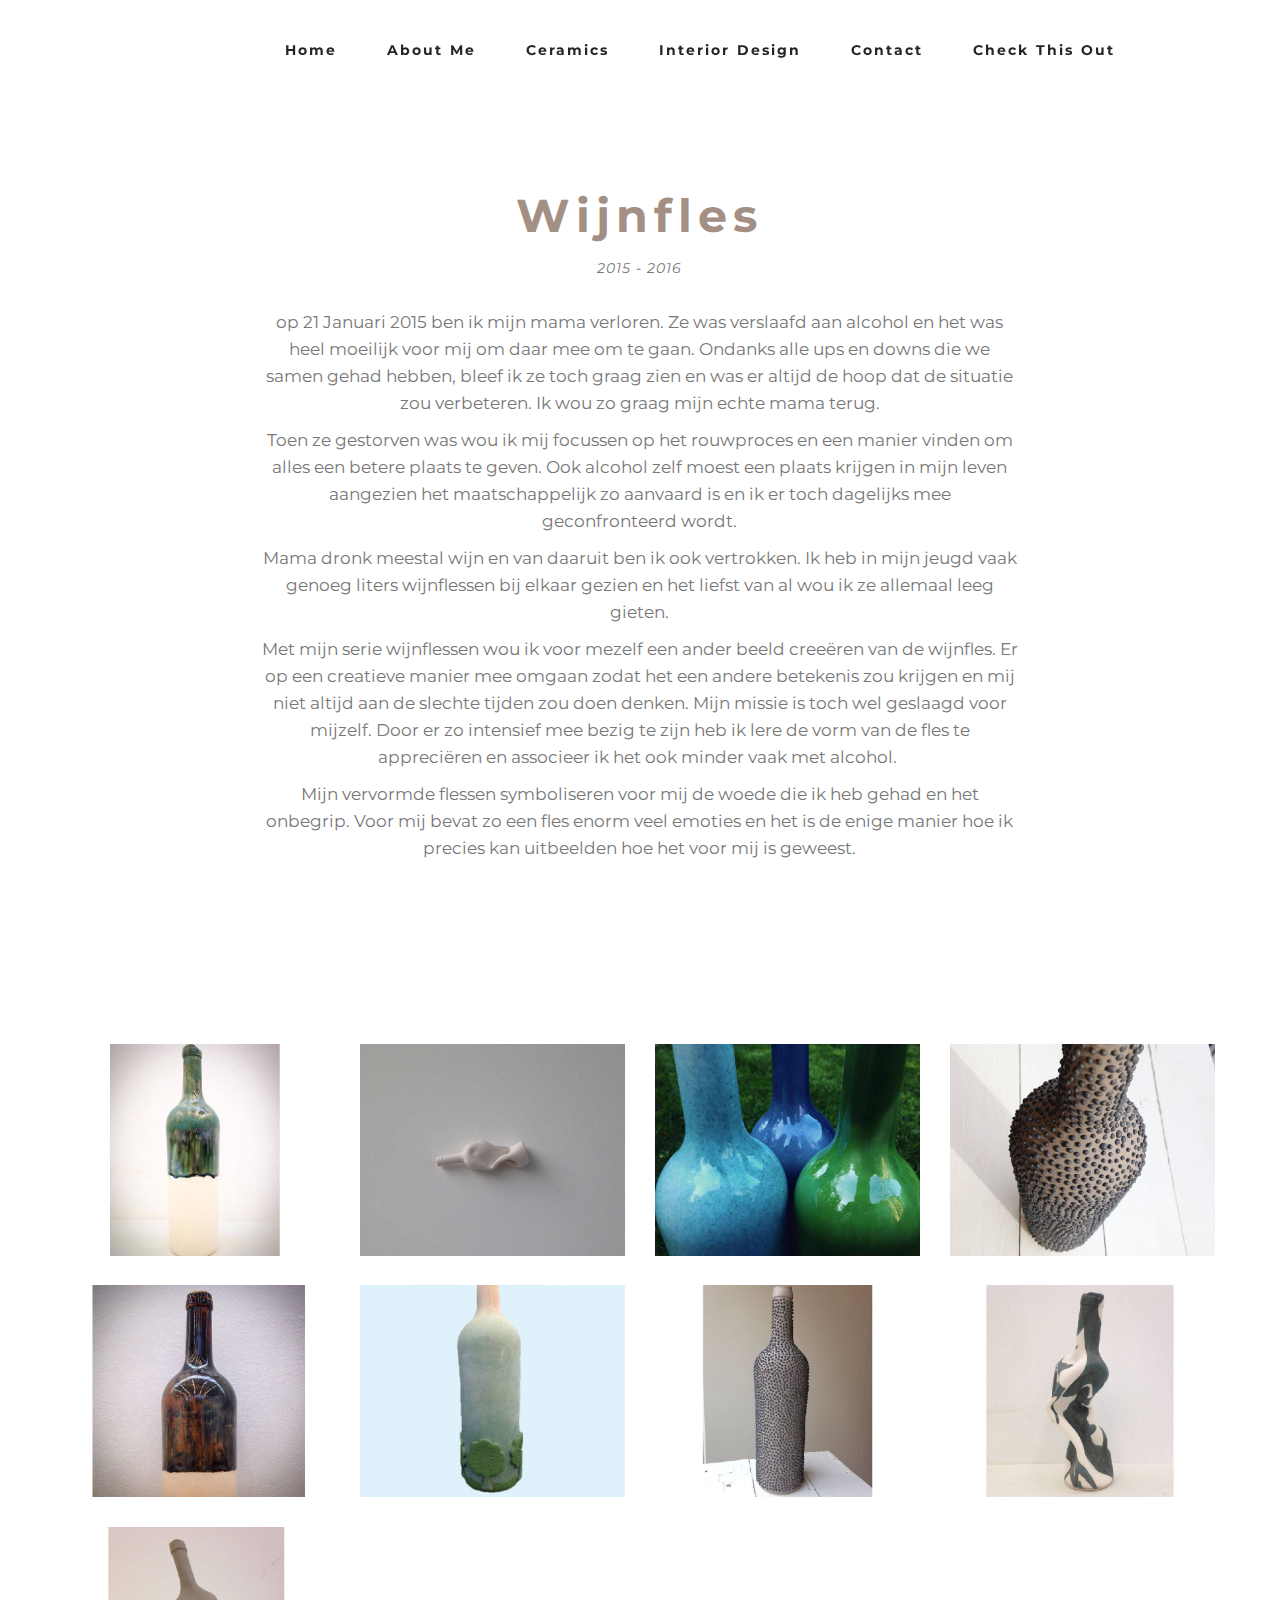
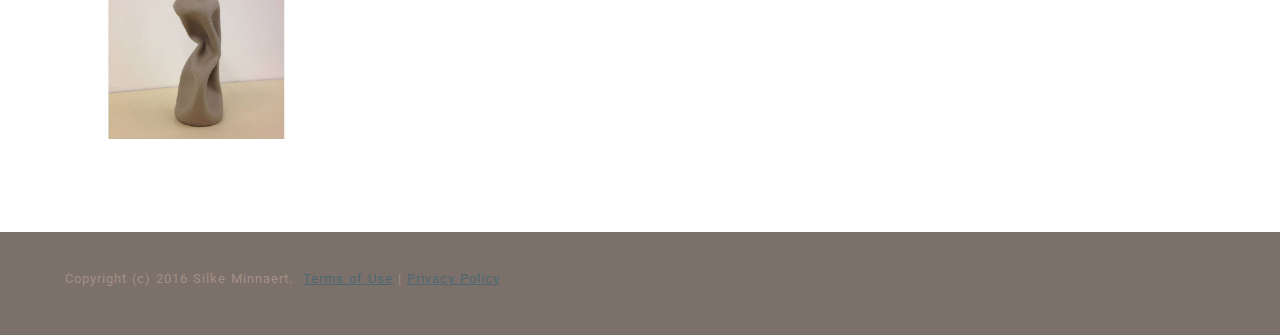
<file: Wijnfles.html>
<!DOCTYPE html>
<html>
<head>
  <!-- Site made with Mobirise Website Builder v2.11.1, https://mobirise.com -->
  <meta charset="UTF-8">
  <meta http-equiv="X-UA-Compatible" content="IE=edge">
  <meta name="generator" content="Mobirise v2.11.1, mobirise.com">
  <meta name="viewport" content="width=device-width, initial-scale=1">
  <link rel="shortcut icon" href="assets/images/logo.png" type="image/x-icon">
  <meta name="description" content="wijnfles, winebottle, ceramic, keramiek, klei, clay, gietklei, artisan, alcohol, SilkeMinnaert, TerramManus">
  
  <link rel="stylesheet" href="https://fonts.googleapis.com/css?family=Roboto:700,400&amp;subset=cyrillic,latin,greek,vietnamese">
  <link rel="stylesheet" href="assets/bootstrap/css/bootstrap.min.css">
  <link rel="stylesheet" href="assets/mobirise/css/style.css">
  <link rel="stylesheet" href="assets/mobirise-gallery/style.css">
  <link rel="stylesheet" href="assets/mobirise-slider/style.css">
  <link rel="stylesheet" href="assets/mobirise/css/mbr-additional.css" type="text/css">
  
  
  
</head>
<body>

<!-- Google Analytics -->
<script>
  (function(i,s,o,g,r,a,m){i['GoogleAnalyticsObject']=r;i[r]=i[r]||function(){
  (i[r].q=i[r].q||[]).push(arguments)},i[r].l=1*new Date();a=s.createElement(o),
  m=s.getElementsByTagName(o)[0];a.async=1;a.src=g;m.parentNode.insertBefore(a,m)
  })(window,document,'script','//www.google-analytics.com/analytics.js','ga');

  ga('create', 'UA-74244146-1', 'auto');
  ga('send', 'pageview');

</script>
<!-- /Google Analytics -->


<section class="mbr-navbar mbr-navbar--freeze mbr-navbar--absolute mbr-navbar--transparent mbr-navbar--sticky mbr-navbar--auto-collapse" id="menu-4">
    <div class="mbr-navbar__section mbr-section">
        <div class="mbr-section__container container">
            <div class="mbr-navbar__container">
                
                <div class="mbr-navbar__hamburger mbr-hamburger"><span class="mbr-hamburger__line"></span></div>
                <div class="mbr-navbar__column mbr-navbar__menu">
                    <nav class="mbr-navbar__menu-box mbr-navbar__menu-box--inline-right">
                        <div class="mbr-navbar__column">
                            <ul class="mbr-navbar__items mbr-navbar__items--right float-left mbr-buttons mbr-buttons--freeze mbr-buttons--right btn-decorator mbr-buttons--active mbr-buttons--only-links"> <li class="mbr-navbar__item"><a class="mbr-buttons__link btn text-black" href="index.html">Home</a></li> <li class="mbr-navbar__item"><a class="mbr-buttons__link btn text-black" href="About Me.html">About Me</a></li>    <li class="mbr-navbar__item"><a class="mbr-buttons__link btn text-black" href="Ceramic.html">Ceramics</a></li>  <li class="mbr-navbar__item"><a class="mbr-buttons__link btn text-black" href="interior design.html">Interior Design</a></li> <li class="mbr-navbar__item"><a class="mbr-buttons__link btn text-black" href="Contact.html">Contact</a></li> <li class="mbr-navbar__item"><a class="mbr-buttons__link btn text-black" href="Check this out.html">Check This Out</a></li>      <li class="mbr-navbar__item"><a class="mbr-buttons__link btn text-gray" href="https://mobirise.com"></a></li>   <li class="mbr-navbar__item"><a class="mbr-buttons__link btn text-gray" href="https://mobirise.com"></a></li>       </ul>                            
                            
                        </div>
                    </nav>
                </div>
            </div>
        </div>
    </div>
</section>

<section class="engine"><a rel="external" href="https://mobirise.com">website creator free</a></section><section class="mbr-section mbr-after-navbar" id="header3-36">
    <div class="mbr-section__container container mbr-section__container--first">
        <div class="mbr-header mbr-header--wysiwyg row">
            <div class="col-sm-8 col-sm-offset-2">
                <h3 class="mbr-header__text">Wijnfles</h3>
                <p class="mbr-header__subtext">2015 - 2016</p>
            </div>
        </div>
    </div>
</section>

<section class="mbr-section" id="content1-37">
    <div class="mbr-section__container container mbr-section__container--last">
        <div class="row">
            <div class="mbr-article mbr-article--wysiwyg col-sm-8 col-sm-offset-2"><p>op 21 Januari 2015 ben ik mijn mama verloren. Ze was verslaafd aan alcohol en het was heel moeilijk voor mij om daar mee om te gaan. Ondanks alle ups en downs die we samen gehad hebben, bleef ik ze toch graag zien en was er altijd de hoop dat de situatie zou verbeteren. Ik wou zo graag mijn echte mama terug. </p><p>Toen ze gestorven was wou ik mij focussen op het rouwproces en een manier vinden om alles een betere plaats te geven. Ook alcohol zelf moest een plaats krijgen in mijn leven aangezien het maatschappelijk zo aanvaard is en ik er toch dagelijks mee geconfronteerd wordt.</p><p>Mama dronk meestal wijn en van daaruit ben ik ook vertrokken. Ik heb in mijn jeugd vaak genoeg liters wijnflessen bij elkaar gezien en het liefst van al wou ik ze allemaal leeg gieten.</p><p>Met mijn serie wijnflessen wou ik voor mezelf een ander beeld creeëren van de wijnfles. Er op een creatieve manier mee omgaan zodat het een andere betekenis zou krijgen en mij niet altijd aan de slechte tijden zou doen denken. Mijn missie is toch wel geslaagd voor mijzelf. Door er zo intensief mee bezig te zijn heb ik lere de vorm van de fles te appreciëren en associeer ik het ook minder vaak met alcohol.&nbsp;</p><p>Mijn vervormde flessen symboliseren voor mij de woede die ik heb gehad en het onbegrip. Voor mij bevat zo een fles enorm veel emoties en het is de enige manier hoe ik precies kan uitbeelden hoe het voor mij is geweest.</p></div>
        </div>
    </div>
</section>

<section class="mbr-gallery mbr-section mbr-section--no-padding" id="gallery1-38" style="background-color: rgb(255, 255, 255);">
    <!-- Gallery -->
    <div class=" container mbr-gallery-layout-default" style="padding-top: 93px; padding-bottom: 93px;">
        <div>
            <div class="row mbr-gallery-row">
                
                <div class="col-lg-3 col-md-4 col-sm-6 col-xs-12 mbr-gallery-item">

                     

                    <a href="#lb-gallery1-38" data-slide-to="0" data-toggle="modal">
                        <img alt="" src="assets/images/cqsc-944x754-73-944x754-88.jpg">
                        <span class="icon glyphicon glyphicon-zoom-in"></span>
                    </a>              
                </div><div class="col-lg-3 col-md-4 col-sm-6 col-xs-12 mbr-gallery-item">

                     

                    <a href="#lb-gallery1-38" data-slide-to="1" data-toggle="modal">
                        <img alt="" src="assets/images/cvsd-944x754-33-944x754-84.jpg">
                        <span class="icon glyphicon glyphicon-zoom-in"></span>
                    </a>              
                </div><div class="col-lg-3 col-md-4 col-sm-6 col-xs-12 mbr-gallery-item">

                     

                    <a href="#lb-gallery1-38" data-slide-to="2" data-toggle="modal">
                        <img alt="" src="assets/images/dscs-944x754-88-944x754-3.jpg">
                        <span class="icon glyphicon glyphicon-zoom-in"></span>
                    </a>              
                </div><div class="col-lg-3 col-md-4 col-sm-6 col-xs-12 mbr-gallery-item">

                     

                    <a href="#lb-gallery1-38" data-slide-to="3" data-toggle="modal">
                        <img alt="" src="assets/images/xcwxc-944x754-85-944x754-34.jpg">
                        <span class="icon glyphicon glyphicon-zoom-in"></span>
                    </a>              
                </div><div class="col-lg-3 col-md-4 col-sm-6 col-xs-12 mbr-gallery-item">

                     

                    <a href="#lb-gallery1-38" data-slide-to="4" data-toggle="modal">
                        <img alt="" src="assets/images/dsqvfd-944x754-94-944x754-28.jpg">
                        <span class="icon glyphicon glyphicon-zoom-in"></span>
                    </a>              
                </div><div class="col-lg-3 col-md-4 col-sm-6 col-xs-12 mbr-gallery-item">

                     

                    <a href="#lb-gallery1-38" data-slide-to="5" data-toggle="modal">
                        <img alt="" src="assets/images/xcxwv-944x754-34-944x754-98.jpg">
                        <span class="icon glyphicon glyphicon-zoom-in"></span>
                    </a>              
                </div><div class="col-lg-3 col-md-4 col-sm-6 col-xs-12 mbr-gallery-item">

                     

                    <a href="#lb-gallery1-38" data-slide-to="6" data-toggle="modal">
                        <img alt="" src="assets/images/sqcq-944x754-72-944x754-7.jpg">
                        <span class="icon glyphicon glyphicon-zoom-in"></span>
                    </a>              
                </div><div class="col-lg-3 col-md-4 col-sm-6 col-xs-12 mbr-gallery-item">

                     

                    <a href="#lb-gallery1-38" data-slide-to="7" data-toggle="modal">
                        <img alt="" src="assets/images/fdbgfn-944x754-86-944x754-92.jpg">
                        <span class="icon glyphicon glyphicon-zoom-in"></span>
                    </a>              
                </div><div class="col-lg-3 col-md-4 col-sm-6 col-xs-12 mbr-gallery-item">

                     

                    <a href="#lb-gallery1-38" data-slide-to="8" data-toggle="modal">
                        <img alt="" src="assets/images/wvc-944x754-17-944x754-47.jpg">
                        <span class="icon glyphicon glyphicon-zoom-in"></span>
                    </a>              
                </div>
            </div>
        </div>
        <div class="clearfix"></div>
    </div>

    <!-- Lightbox -->
    <div data-app-prevent-settings="" class="mbr-slider modal fade carousel slide" tabindex="-1" data-keyboard="true" data-interval="false" id="lb-gallery1-38">
        <div class="modal-dialog">
            <div class="modal-content">
                <div class="modal-body">
                    <ol class="carousel-indicators">
                        <li data-app-prevent-settings="" data-target="#lb-gallery1-38" data-slide-to="0"></li><li data-app-prevent-settings="" data-target="#lb-gallery1-38" data-slide-to="1"></li><li data-app-prevent-settings="" data-target="#lb-gallery1-38" data-slide-to="2"></li><li data-app-prevent-settings="" data-target="#lb-gallery1-38" data-slide-to="3"></li><li data-app-prevent-settings="" data-target="#lb-gallery1-38" data-slide-to="4"></li><li data-app-prevent-settings="" data-target="#lb-gallery1-38" data-slide-to="5"></li><li data-app-prevent-settings="" data-target="#lb-gallery1-38" data-slide-to="6"></li><li data-app-prevent-settings="" data-target="#lb-gallery1-38" class=" active" data-slide-to="7"></li><li data-app-prevent-settings="" data-target="#lb-gallery1-38" data-slide-to="8"></li>
                    </ol>
                    <div class="carousel-inner">
                        <div class="item">
                            <img alt="" src="assets/images/cqsc-944x754-73.jpg">
                        </div><div class="item">
                            <img alt="" src="assets/images/cvsd-944x754-33.jpg">
                        </div><div class="item">
                            <img alt="" src="assets/images/dscs-944x754-88.jpg">
                        </div><div class="item">
                            <img alt="" src="assets/images/xcwxc-944x754-85.jpg">
                        </div><div class="item">
                            <img alt="" src="assets/images/dsqvfd-944x754-94.jpg">
                        </div><div class="item">
                            <img alt="" src="assets/images/xcxwv-944x754-34.jpg">
                        </div><div class="item">
                            <img alt="" src="assets/images/sqcq-944x754-72.jpg">
                        </div><div class="item active">
                            <img alt="" src="assets/images/fdbgfn-944x754-86.jpg">
                        </div><div class="item">
                            <img alt="" src="assets/images/wvc-944x754-17.jpg">
                        </div>
                    </div>
                    <a class="left carousel-control" role="button" data-slide="prev" href="#lb-gallery1-38">
                        <span class="glyphicon glyphicon-menu-left" aria-hidden="true"></span>
                        <span class="sr-only">Previous</span>
                    </a>
                    <a class="right carousel-control" role="button" data-slide="next" href="#lb-gallery1-38">
                        <span class="glyphicon glyphicon-menu-right" aria-hidden="true"></span>
                        <span class="sr-only">Next</span>
                    </a>

                    <a class="close" href="#" role="button" data-dismiss="modal">
                        <span class="glyphicon glyphicon-remove" aria-hidden="true"></span>
                        <span class="sr-only">Close</span>
                    </a>
                </div>
            </div>
        </div>
    </div>
</section>

<footer class="mbr-section mbr-section--relative mbr-section--fixed-size" id="footer1-44" style="background-color: rgb(124, 112, 107);">
    
    <div class="mbr-section__container container">
        <div class="mbr-footer mbr-footer--wysiwyg row" style="padding-top: 36.900000000000006px; padding-bottom: 36.900000000000006px;">
            <div class="col-sm-12">
                <p class="mbr-footer__copyright"></p><p>Copyright (c) 2016 Silke Minnaert. &nbsp;<a class="mbr-footer__link text-primary" href="https://mobirise.com/">Terms of Use</a>  | <a href="Copyright.html">Privacy Policy</a></p><p></p>
            </div>
        </div>
    </div>
</footer>


  <script src="assets/web/assets/jquery/jquery.min.js"></script>
  <script src="assets/bootstrap/js/bootstrap.min.js"></script>
  <script src="assets/smooth-scroll/SmoothScroll.js"></script>
  <script src="assets/masonry/masonry.pkgd.min.js"></script>
  <script src="assets/imagesloaded/imagesloaded.pkgd.min.js"></script>
  <script src="assets/bootstrap-carousel-swipe/bootstrap-carousel-swipe.js"></script>
  <script src="assets/mobirise/js/script.js"></script>
  <script src="assets/mobirise-gallery/script.js"></script>
  
  
</body>
</html>
</file>
<file: assets/mobirise/css/mbr-additional.css>
@import url(https://fonts.googleapis.com/css?family=Montserrat:400,700);



#header4-3 H1 {
  font-family: 'Montserrat', sans-serif;
  color: #28324e;
  font-size: 46px;
  text-align: center;
}
#header4-3 P {
  color: #ffffff;
}
#buttons1-29 .btn {
  font-family: 'Montserrat', sans-serif;
}
#menu-4 .mbr-brand__name {
  font-size: 16px;
}
#menu-4.mbr-navbar--stuck .mbr-navbar__section {
  background: #a38f84;
}
#menu-4 .mbr-navbar__items a {
  font-size: 14px;
  font-family: 'Montserrat', sans-serif;
}
#menu-4 .mbr-navbar__hamburger {
  color: #ffffff;
}
#footer1-44 P {
  color: #a38f84;
}








#menu-4 .mbr-brand__name {
  font-size: 16px;
}
#menu-4.mbr-navbar--stuck .mbr-navbar__section {
  background: #a38f84;
}
#menu-4 .mbr-navbar__items a {
  font-size: 14px;
  font-family: 'Montserrat', sans-serif;
}
#menu-4 .mbr-navbar__hamburger {
  color: #ffffff;
}
#header3-11 H3 {
  font-size: 48px;
  color: #a38f84;
  font-family: 'Montserrat', sans-serif;
  text-align: center;
}
#features1-34 .mbr-section__col .mbr-header__text {
  font-family: 'Montserrat', sans-serif;
}
#features1-34 .btn {
  font-family: 'Montserrat', sans-serif;
}
#features1-34 P {
  color: #7c706b;
  font-family: 'Montserrat', sans-serif;
  font-size: 15px;
  text-align: center;
}
#features1-66 .btn {
  font-family: 'Montserrat', sans-serif;
}
#features1-66 .mbr-section__col .mbr-header__text {
  font-family: 'Montserrat', sans-serif;
}
#features1-66 P {
  font-family: 'Montserrat', sans-serif;
  font-size: 15px;
  color: #7c706b;
}
#footer1-44 P {
  color: #a38f84;
}









#menu-4 .mbr-brand__name {
  font-size: 16px;
}
#menu-4.mbr-navbar--stuck .mbr-navbar__section {
  background: #a38f84;
}
#menu-4 .mbr-navbar__items a {
  font-size: 14px;
  font-family: 'Montserrat', sans-serif;
}
#menu-4 .mbr-navbar__hamburger {
  color: #ffffff;
}
#header3-23 H3 {
  font-family: 'Montserrat', sans-serif;
  text-align: center;
}
#form1-25 .mbr-header__text {
  font-family: 'Montserrat', sans-serif;
}
#msg-box4-30 .mbr-header__text {
  color: #ffffff;
  font-family: 'Montserrat', sans-serif;
}
#msg-box4-30 .mbr-header__subtext {
  color: #ffffff;
}
#msg-box4-30 .mbr-article {
  color: #ffffff;
  font-family: 'Montserrat', sans-serif;
}
#msg-box4-30 .btn {
  font-family: 'Montserrat', sans-serif;
}
#msg-box4-31 .mbr-header__text {
  color: #ffffff;
  font-family: 'Montserrat', sans-serif;
}
#msg-box4-31 .mbr-header__subtext {
  color: #ffffff;
}
#msg-box4-31 .mbr-article {
  color: #ffffff;
  font-family: 'Montserrat', sans-serif;
}
#msg-box4-31 .btn {
  font-family: 'Montserrat', sans-serif;
}
#footer1-44 P {
  color: #a38f84;
}





#menu-4 .mbr-brand__name {
  font-size: 16px;
}
#menu-4.mbr-navbar--stuck .mbr-navbar__section {
  background: #a38f84;
}
#menu-4 .mbr-navbar__items a {
  font-size: 14px;
  font-family: 'Montserrat', sans-serif;
}
#menu-4 .mbr-navbar__hamburger {
  color: #ffffff;
}
#header3-29 H3 {
  text-align: center;
  font-family: 'Montserrat', sans-serif;
  font-size: 46px;
  color: #a38f84;
}
#header3-29 P {
  text-align: center;
  font-size: 18px;
  color: #7c706b;
}
#header4-70 H1 {
  color: #000000;
  font-size: 36px;
  font-family: 'Montserrat', sans-serif;
}
#content1-73 DIV {
  text-align: center;
  color: #777777;
  font-family: 'Montserrat', sans-serif;
  font-size: 16px;
}
#header3-80 H3 {
  text-align: center;
  font-family: 'Montserrat', sans-serif;
  font-size: 30px;
  color: #a38f84;
}
#footer1-44 P {
  color: #a38f84;
}






#menu-4 .mbr-brand__name {
  font-size: 16px;
}
#menu-4.mbr-navbar--stuck .mbr-navbar__section {
  background: #a38f84;
}
#menu-4 .mbr-navbar__items a {
  font-size: 14px;
  font-family: 'Montserrat', sans-serif;
}
#menu-4 .mbr-navbar__hamburger {
  color: #ffffff;
}
#header3-18 H3 {
  text-align: center;
  color: #a38f84;
  font-family: 'Montserrat', sans-serif;
  font-size: 36px;
}
#header3-18 P {
  text-align: center;
  font-family: 'Montserrat', sans-serif;
}
#content1-27 DIV {
  text-align: center;
  font-size: 20px;
}
#buttons1-30 .btn {
  font-family: 'Montserrat', sans-serif;
}
#header3-25 H3 {
  color: #a38f84;
  font-family: 'Montserrat', sans-serif;
  text-align: center;
  font-size: 36px;
}
#header3-25 P {
  font-family: 'Montserrat', sans-serif;
  text-align: center;
}
#footer1-44 P {
  color: #a38f84;
}




#menu-4 .mbr-brand__name {
  font-size: 16px;
}
#menu-4.mbr-navbar--stuck .mbr-navbar__section {
  background: #a38f84;
}
#menu-4 .mbr-navbar__items a {
  font-size: 14px;
  font-family: 'Montserrat', sans-serif;
}
#header3-22 H3 {
  text-align: center;
  font-family: 'Montserrat', sans-serif;
  color: #a38f84;
  font-size: 48px;
}
#header3-22 P {
  text-align: center;
  font-family: 'Montserrat', sans-serif;
}
#features1-24 .btn {
  font-family: 'Montserrat', sans-serif;
}
#footer1-44 P {
  color: #a38f84;
}




#menu-4 .mbr-brand__name {
  font-size: 16px;
}
#menu-4.mbr-navbar--stuck .mbr-navbar__section {
  background: #a38f84;
}
#menu-4 .mbr-navbar__items a {
  font-size: 14px;
  font-family: 'Montserrat', sans-serif;
}
#menu-4 .mbr-navbar__hamburger {
  color: #ffffff;
}
#header3-36 H3 {
  text-align: center;
  font-family: 'Montserrat', sans-serif;
  color: #a38f84;
  font-size: 46px;
}
#header3-36 P {
  text-align: center;
  font-family: 'Montserrat', sans-serif;
  color: #777777;
}
#content1-37 P {
  text-align: center;
  font-family: 'Montserrat', sans-serif;
}
#footer1-44 P {
  color: #a38f84;
}



#menu-4 .mbr-brand__name {
  font-size: 16px;
}
#menu-4.mbr-navbar--stuck .mbr-navbar__section {
  background: #a38f84;
}
#menu-4 .mbr-navbar__items a {
  font-size: 14px;
  font-family: 'Montserrat', sans-serif;
}
#header3-44 H3 {
  text-align: center;
  font-family: 'Montserrat', sans-serif;
  font-size: 46px;
  color: #a38f84;
}
#header3-44 P {
  text-align: center;
  font-family: 'Montserrat', sans-serif;
}
#content1-45 DIV {
  text-align: center;
}
#footer1-44 P {
  color: #a38f84;
}



#menu-4 .mbr-brand__name {
  font-size: 16px;
}
#menu-4.mbr-navbar--stuck .mbr-navbar__section {
  background: #a38f84;
}
#menu-4 .mbr-navbar__items a {
  font-size: 14px;
  font-family: 'Montserrat', sans-serif;
}
#header3-40 H3 {
  color: #a38f84;
  font-family: 'Montserrat', sans-serif;
  font-size: 46px;
  text-align: center;
}
#header3-40 P {
  text-align: center;
  font-family: 'Montserrat', sans-serif;
}
#footer1-44 P {
  color: #a38f84;
}



#menu-4 .mbr-brand__name {
  font-size: 16px;
}
#menu-4.mbr-navbar--stuck .mbr-navbar__section {
  background: #a38f84;
}
#menu-4 .mbr-navbar__items a {
  font-size: 14px;
  font-family: 'Montserrat', sans-serif;
}
#header3-53 H3 {
  text-align: center;
  font-family: 'Montserrat', sans-serif;
  color: #a38f84;
  font-size: 46px;
}
#content1-54 P {
  text-align: center;
  font-family: 'Montserrat', sans-serif;
  font-size: 15px;
}
#footer1-44 P {
  color: #a38f84;
}




#menu-4 .mbr-brand__name {
  font-size: 16px;
}
#menu-4.mbr-navbar--stuck .mbr-navbar__section {
  background: #a38f84;
}
#menu-4 .mbr-navbar__items a {
  font-size: 14px;
  font-family: 'Montserrat', sans-serif;
}
#menu-4 .mbr-navbar__hamburger {
  color: #ffffff;
}
#header3-62 H3 {
  text-align: center;
  font-family: 'Montserrat', sans-serif;
  font-size: 46px;
  color: #a38f84;
}
#header3-62 P {
  text-align: center;
  font-family: 'Montserrat', sans-serif;
}
#content1-63 P {
  text-align: center;
  font-family: 'Montserrat', sans-serif;
}
#footer1-44 P {
  color: #a38f84;
}




#menu-4 .mbr-brand__name {
  font-size: 16px;
}
#menu-4.mbr-navbar--stuck .mbr-navbar__section {
  background: #a38f84;
}
#menu-4 .mbr-navbar__items a {
  font-size: 14px;
  font-family: 'Montserrat', sans-serif;
}
#menu-4 .mbr-navbar__hamburger {
  color: #ffffff;
}
#header3-67 H3 {
  text-align: center;
  font-size: 46px;
  font-family: 'Montserrat', sans-serif;
  color: #a38f84;
}
#header3-67 P {
  text-align: center;
  font-family: 'Montserrat', sans-serif;
}
#content1-68 P {
  font-family: 'Montserrat', sans-serif;
}
#footer1-44 P {
  color: #a38f84;
}



#menu-4 .mbr-brand__name {
  font-size: 16px;
}
#menu-4.mbr-navbar--stuck .mbr-navbar__section {
  background: #a38f84;
}
#menu-4 .mbr-navbar__items a {
  font-size: 14px;
  font-family: 'Montserrat', sans-serif;
}
#menu-4 .mbr-navbar__hamburger {
  color: #ffffff;
}
#header3-70 H3 {
  font-family: 'Montserrat', sans-serif;
  font-size: 46px;
  color: #a38f84;
  text-align: center;
}
#header3-70 P {
  text-align: center;
  font-family: 'Montserrat', sans-serif;
}
#footer1-44 P {
  color: #a38f84;
}
</file>
<file: assets/mobirise-gallery/style.css>
/*-------

   Gallery

-------*/
.mbr-gallery .mbr-gallery-item {
    position: relative;
    /*display: inline-block;*/
    padding-bottom: 30px;
}
.mbr-gallery .mbr-gallery-item > a {
    position: relative;
    display: block;
    background: #fff;
    outline: none;
}
.mbr-gallery .mbr-gallery-row {
    margin-bottom: -30px;
}
.mbr-gallery .mbr-gallery-item img {
    width: 100%;
    opacity: 1;
    -webkit-transition: .2s opacity ease-in-out;
    transition: .2s opacity ease-in-out;
}
.mbr-gallery .mbr-gallery-item > a:hover img {
    opacity: 0.9;
}
.mbr-gallery .mbr-gallery-item .icon {
    position: absolute;
    font-size: 30px;
    top: 50%;
    left: 50%;
    color: #fff;
    opacity: 0;
    -webkit-transform: translateX(-50%) translateY(-50%);
    transform: translateX(-50%) translateY(-50%);
    -webkit-transition: .2s opacity ease-in-out;
    transition: .2s opacity ease-in-out;
}
.mbr-gallery .mbr-gallery-item > a:hover .icon {
    opacity: 1;
}

/* remove spacing */
.mbr-gallery .mbr-gallery-row.no-gutter {
    margin: 0;
}
.mbr-gallery .mbr-gallery-row.no-gutter .mbr-gallery-item {
    padding: 0;
}

/* container */
.mbr-gallery .container.mbr-gallery-layout-default {
    padding: 93px 0;
}

/* fix horizontal scrollbar */
.mbr-gallery .mbr-gallery-layout-default,
.mbr-gallery .mbr-gallery-layout-article {
    overflow: hidden;
}

/* article layout */
.mbr-gallery .mbr-gallery-layout-article > div {
    padding-left: 0;
    padding-right: 0;
}


/* lightbox */
.mbr-gallery .modal {
    position: fixed;
    overflow: hidden;
    padding-right: 0 !important;
}
.mbr-gallery .modal-body {
    padding: 0;
}
.mbr-gallery .modal-body img {
    width: 100%;
}
.mbr-gallery .modal .close {
    position: absolute;
    background-image: none;
    font-size: 20px;
    width: 54px;
    height: 54px;
    top: 20px;
    right: 20px;
    line-height: 54px;
    opacity: 1;
    color: #fff;
    border: 2px solid #fff;
    text-align: center;
    text-shadow: none;
    z-index: 5;
    -webkit-transition: all 0.2s ease-in-out 0s;
    -o-transition: all 0.2s ease-in-out 0s;
    transition: all 0.2s ease-in-out 0s;
}
.mbr-gallery .modal .close:hover {
    background: #fff;
    color: #000;
}

/* modal back color opacity */
.modal-backdrop.in {
    opacity: 0.8;
    filter: alpha(opacity=80);
}

@media (max-width: 768px) {
    .mbr-gallery .modal-dialog {
        margin: 10px auto;
    }

    .mbr-gallery .carousel-indicators,
    .mbr-gallery .carousel-control,
    .mbr-gallery .modal .close {
        position: fixed;
    }
}

/* fix fade in effect */
.mbr-gallery .modal.fade .modal-dialog {
    margin-top: -100px;
    -webkit-transition: margin-top 0.3s ease-out;
    -moz-transition: margin-top 0.3s ease-out;
    -o-transition: margin-top 0.3s ease-out;
    transition: margin-top 0.3s ease-out;
}
.mbr-gallery .modal.in .modal-dialog,
.mbr-gallery .modal.fade .modal-dialog {
    -webkit-transform: none;
    -ms-transform: none;
    -o-transform: none;
    transform: none;
}
.mbr-gallery .modal.in .modal-dialog {
    margin-top: 30px;
}


/* media-caption styles */
.mbr-gallery .mbr-figure__caption {
    width: 100%;
    margin-left: 0;
    box-sizing: border-box;
    border: solid 15px transparent;
    border-style: none solid;
    left: 0;
    background: none;
    margin-bottom: 30px;
}
.mbr-gallery .mbr-figure__caption-small {
    position: relative;
    z-index: 2;
    padding: 0 10px;
}
.mbr-gallery .mbr-caption-background{
    position: absolute;
    z-index: 1;
    left: 0;
    top:0;
    width: 100%;
    height: 100%;
    background: rgba(0, 0, 0, 0.6);
}
.mbr-gallery .no-gutter .mbr-figure__caption {
    margin-bottom: 0;
    border-style: none none;
}


/*
.mbr-gallery .mbr-figure__caption--std-grid:before {
    content: none;
}

.mbr-gallery .container .mbr-figure__caption--std-grid {
    width: 90%;
    margin-left: -44.8%;
    margin-bottom: 30px;
}

@media (max-width: 768px) {
    .mbr-gallery .mbr-figure__caption--std-grid,
    .mbr-gallery .container .mbr-figure__caption--std-grid {

        width: 100%;
        margin-left: 0; 
        padding-left: 15px;
        padding-right: 15px;   
    }

    .mbr-gallery .mbr-gallery-row.no-gutter .mbr-figure__caption--std-grid {
        width: 100%;
        margin-left: 0;
        padding-left: 0;
        padding-right: 0;   
    }
}

@media (min-width: 768px) and (max-width: 991px) {

    .mbr-gallery .mbr-figure__caption--std-grid {
        width: 92.6%;
        margin-left: -46.3%;
    }

    .mbr-gallery .container .mbr-figure__caption--std-grid {
        width: 92%;
        margin-left: -46%;
        margin-bottom: 30px;
    }
}

.mbr-gallery .container.mbr-gallery-layout-article .mbr-figure__caption--std-grid {
    width: 85%;
    margin-left: -42.5%;
}

.mbr-gallery .container.mbr-gallery-layout-article .mbr-gallery-row.no-gutter .mbr-figure__caption--std-grid {
    width: 100%;
    margin-left: -50%;
}

@media (min-width: 768px) and (max-width: 991px) {
    .mbr-gallery .container.mbr-gallery-layout-article .mbr-figure__caption--std-grid {
        width: 88%;
        margin-left: -44%;
    }
}

@media (max-width: 768px) {
    .mbr-gallery .mbr-gallery-layout-article.container .mbr-gallery-row.no-gutter .mbr-figure__caption--std-grid,
    .mbr-gallery .container.mbr-gallery-layout-article .mbr-figure__caption--std-grid {
        width: 100%;
        margin-left: 0;
    }
}

*/
</file>
<file: assets/mobirise-slider/style.css>
/*-------

   Slider

-------*/
.mbr-slider .carousel-inner > .active,
.mbr-slider .carousel-inner > .next,
.mbr-slider .carousel-inner > .prev {
	display: table;
}
.mbr-slider .carousel-control {
    background-image: none;
    width: 54px;
    height: 54px;
    top: 50%;
    margin-top: -27px;
    line-height: 54px;
    border: 2px solid #fff;
    opacity: 1;
    text-shadow: none;
    z-index: 5;
    -webkit-transition: all 0.2s ease-in-out 0s;
    -o-transition: all 0.2s ease-in-out 0s;
    transition: all 0.2s ease-in-out 0s;
}
.mbr-slider .carousel-control.left {
	margin-left: 20px;
}
.mbr-slider .carousel-control.right {
	margin-right: 20px;
}
.mbr-slider .carousel-control:hover {
	background: #fff;
	color: #000;
}
.mbr-slider .carousel-indicators {
    bottom: 20px;
}
.mbr-slider .carousel-indicators li,
.mbr-slider .carousel-indicators .active {
    width: 15px;
    height: 15px;
    margin: 3px;
    border: 2px solid #ffffff;
}

@media (max-width: 767px) {
    .mbr-slider .carousel-control {
        top: auto;
        bottom: 20px;
    }
}
.mbr-slider .mbr-overlay {
    z-index: 0;
    opacity:0.5;
}
/* boxed model */
.mbr-slider > .boxed-slider {
    position: relative;
    padding: 93px 0;
}
.mbr-slider > .boxed-slider > div{
    position: relative;

}
.mbr-slider > .container .carousel-indicators {
    margin-bottom: 3px;
}
@media (max-width: 767px) {
    .mbr-slider > .container .carousel-control {
        margin-bottom: 0px;
    }
}
.mbr-slider > .container img {
    width: 100%;
}
.mbr-slider > .container img + .row {
    position: absolute;
    top: 50%;
    left: 0;
    right: 0;
    margin-left: 0;
    margin-right: 0;
    -webkit-transform: translateY(-50%);
    -moz-transform: translateY(-50%);
    transform: translateY(-50%);
}
.mbr-slider .mbr-section {
    padding-left: 0;
    padding-right: 0;
}

/* article layout */
.mbr-slider .article-slider > div {
    padding-left: 0;
    padding-right: 0;
}
.mbr-slider > .container.article-slider .carousel-indicators {
    margin-bottom: 0;
}
</file>
<file: assets/mobirise/css/style.css>
.is-builder .animated {
  -webkit-animation-name: none !important;
  animation-name: none !important;
}
html {
  position: relative;
  min-height: 100%;
}
.mbr-embedded-video {
  position: relative;
}
.mbr-background-video,
.mbr-background-video-preview {
  bottom: 0;
  left: 0;
  overflow: hidden;
  position: absolute;
  right: 0;
  top: 0;
}
.mbr-parallax-background,
.mbr-background {
  background-attachment: fixed !important;
  background-position: 50% 0;
  background-repeat: no-repeat;
  background-size: cover !important;
}
.mbr-hidden-scrollbar .mbr-parallax-background {
  background-size: auto 130%;
}
.mobile .mbr-parallax-background {
  background-attachment: scroll !important;
}
.mbr-background {
  background-attachment: scroll !important;
}
.mbr-navbar {
  position: relative;
  width: 100%;
}
.mbr-navbar:before {
  content: "";
  display: block;
}
.mbr-navbar__brand-link:after,
.mbr-navbar__brand-img {
  max-height: 74px;
}
.mbr-navbar:before,
.mbr-navbar__container {
  height: 98px;
}
.mbr-navbar--ss .mbr-navbar__brand-link:after,
.mbr-navbar--ss .mbr-navbar__brand-img {
  height: 74px;
}
.mbr-navbar--ss:before,
.mbr-navbar--ss .mbr-navbar__container {
  height: 98px;
}
.mbr-navbar--xs .mbr-navbar__brand-link:after,
.mbr-navbar--xs .mbr-navbar__brand-img {
  height: 32px;
}
.mbr-navbar--xs:before,
.mbr-navbar--xs .mbr-navbar__container {
  height: 56px;
}
.mbr-navbar--s .mbr-navbar__brand-link:after,
.mbr-navbar--s .mbr-navbar__brand-img {
  height: 48px;
}
.mbr-navbar--s:before,
.mbr-navbar--s .mbr-navbar__container {
  height: 72px;
}
.mbr-navbar--m .mbr-navbar__brand-link:after,
.mbr-navbar--m .mbr-navbar__brand-img {
  height: 64px;
}
.mbr-navbar--m:before,
.mbr-navbar--m .mbr-navbar__container {
  height: 88px;
}
.mbr-navbar--l .mbr-navbar__brand-link:after,
.mbr-navbar--l .mbr-navbar__brand-img {
  height: 96px;
}
.mbr-navbar--l:before,
.mbr-navbar--l .mbr-navbar__container {
  height: 120px;
}
.mbr-navbar--xl .mbr-navbar__brand-link:after,
.mbr-navbar--xl .mbr-navbar__brand-img {
  height: 128px;
}
.mbr-navbar--xl:before,
.mbr-navbar--xl .mbr-navbar__container {
  height: 152px;
}
.mbr-navbar--short .mbr-navbar__brand-link:after,
.mbr-navbar--short .mbr-navbar__brand-img {
  height: 40px;
}
.mbr-navbar--short:before,
.mbr-navbar--short .mbr-navbar__container {
  height: 64px;
}
.mbr-navbar--short .mbr-navbar__container {
  padding: 12px 0;
}
@media (max-width: 767px) {
  .mbr-navbar--short .mbr-navbar__brand-link:after,
  .mbr-navbar--short .mbr-navbar__brand-img {
    height: 31px;
  }
  .mbr-navbar--short:before,
  .mbr-navbar--short .mbr-navbar__container {
    height: 45px;
  }
  .mbr-navbar--short .mbr-navbar__container {
    padding: 7px 0;
  }
}
.mbr-navbar__brand-img {
  position: relative;
}
.mbr-navbar__brand-img,
.mbr-navbar__container,
.mbr-navbar__section {
  -webkit-transition: all 300ms ease-in-out 0s;
  -o-transition: all 300ms ease-in-out 0s;
  transition: all 300ms ease-in-out 0s;
}
.mbr-navbar__section {
  background: #2c2c2c;
  height: auto;
  position: absolute;
  top: 0;
  width: 100%;
  z-index: 1000;
}
.mbr-navbar__container {
  display: table;
  padding: 12px 0;
  width: 100%;
}
.mbr-navbar__menu-box {
  display: table;
  width: 100%;
}
.mbr-navbar__menu-box--inline-left,
.mbr-navbar__menu-box--inline-center,
.mbr-navbar__menu-box--inline-right {
  display: block;
  text-align: left;
}
.mbr-navbar__menu-box--inline-center {
  text-align: center;
}
.mbr-navbar__menu-box--inline-right {
  text-align: right;
}
.mbr-navbar__column {
  display: table-cell;
  vertical-align: middle;
}
.mbr-navbar__column--xxs {
  width: 1%;
}
.mbr-navbar__column--xs {
  width: 10%;
}
.mbr-navbar__column--s {
  width: 20%;
}
.mbr-navbar__column--m {
  width: 30%;
}
.mbr-navbar__column--l {
  width: 40%;
}
.mbr-navbar__column--xl {
  width: 50%;
}
.mbr-navbar__menu-box--inline-left .mbr-navbar__column,
.mbr-navbar__menu-box--inline-center .mbr-navbar__column,
.mbr-navbar__menu-box--inline-right .mbr-navbar__column {
  display: inline-block;
}
.mbr-navbar__items {
  float: left;
  padding-left: 0px;
  position: relative;
  left: -20px;
}
.mbr-navbar__items--right {
  float: right;
  left: 0;
}
.float-left {
  float: left;
}
.mbr-navbar__item {
  display: block;
  float: left;
  position: relative;
}
.mbr-navbar__hamburger {
  display: none;
  margin-top: -11px;
  position: absolute;
  right: 0;
  top: 50%;
  z-index: 10000;
}
.mbr-navbar--collapsed .mbr-navbar__container {
  position: relative;
}
.mbr-navbar--collapsed .mbr-navbar__column {
  display: block;
  width: 100%;
}
.mbr-navbar--collapsed .mbr-navbar__items--right {
  padding-top: 13px;
}
.mbr-navbar--collapsed .mbr-navbar__menu {
  background: rgba(0, 0, 0, 0.9);
  display: none;
  height: 100%;
  left: 0;
  position: fixed;
  top: 0;
  width: 100%;
  z-index: 9999;
}
.mbr-navbar--collapsed .mbr-navbar__menu-box {
  display: table-cell;
  vertical-align: middle;
}
.mbr-navbar--collapsed .mbr-navbar__items {
  float: none;
}
.mbr-navbar--collapsed .mbr-navbar__item {
  float: none;
}
.mbr-navbar--collapsed .mbr-navbar__hamburger {
  display: block;
}
.mbr-navbar--collapsed.mbr-navbar--open .mbr-navbar__menu {
  display: table;
}
.mbr-navbar--collapsed.mbr-navbar--open:not(.mbr-navbar--sticky) .mbr-navbar__section {
  background: none;
  position: fixed;
}
.mbr-navbar--collapsed.mbr-navbar--open .mbr-navbar__brand {
  visibility: hidden;
}
.mbr-navbar--collapsed.mbr-navbar--sticky.mbr-navbar--open .mbr-navbar__brand {
  visibility: visible;
}
.mbr-navbar--collapsed.mbr-navbar--open .mbr-navbar__brand-img,
.mbr-navbar--collapsed.mbr-navbar--open .mbr-navbar__container {
  -webkit-transition: none;
  -o-transition: none;
  transition: none;
}
.mbr-navbar--freeze.mbr-navbar--collapsed.mbr-navbar--open .mbr-navbar__hamburger,
.mbr-navbar--freeze.mbr-navbar--collapsed.mbr-navbar--open .mbr-navbar__hamburger:hover {
  color: #fff !important;
}
.mbr-navbar--sticky .mbr-navbar__section {
  position: fixed;
}
.mbr-navbar--absolute {
  position: absolute;
}
/* fix for popup menu conflict */
@media (max-width: 480px) {
  .mbr-navbar--absolute.mbr-navbar[id^=menu-] {
    position: absolute;
  }
}
.mbr-navbar--transparent .mbr-navbar__section {
  background: none;
}
.mbr-navbar--stuck .mbr-navbar__section,
.mbr-navbar--relative .mbr-navbar__section {
  background: #2c2c2c;
}
@media (max-width: 991px) {
  .mbr-navbar--auto-collapse .mbr-navbar__container {
    position: relative;
  }
  .mbr-navbar--auto-collapse .mbr-navbar__column {
    display: block;
    width: 100%;
  }
  .mbr-navbar__column {
    max-height: 100vh;
    overflow-x: hidden;
    overflow-y:auto;
  }
  .mbr-navbar__column::-webkit-scrollbar {
    display:none;
  }
  .mbr-navbar--auto-collapse .mbr-navbar__items--right {
    padding-top: 13px;
  }
  .mbr-navbar--auto-collapse .mbr-navbar__menu {
    background: rgba(0, 0, 0, 0.9);
    display: none;
    height: 100%;
    left: 0;
    position: fixed;
    top: 0;
    width: 100%;
    z-index: 9999;
  }
  .mbr-navbar--auto-collapse .mbr-navbar__menu-box {
    display: table-cell;
    vertical-align: middle;
  }
  .mbr-navbar--auto-collapse .mbr-navbar__items {
    float: none;
  }
  .mbr-navbar--auto-collapse .mbr-navbar__item {
    float: none;
  }
  .mbr-navbar--auto-collapse .mbr-navbar__hamburger {
    display: block;
  }
  .mbr-navbar--auto-collapse.mbr-navbar--open .mbr-navbar__menu {
    display: table;
  }
  .mbr-navbar--auto-collapse.mbr-navbar--open:not(.mbr-navbar--sticky) .mbr-navbar__section {
    background: none;
    position: fixed;
  }
  .mbr-navbar--auto-collapse.mbr-navbar--open .mbr-navbar__brand {
    visibility: hidden;
  }
  .mbr-navbar--auto-collapse.mbr-navbar--sticky.mbr-navbar--open .mbr-navbar__brand {
    visibility: visible;
  }
  .mbr-navbar--auto-collapse.mbr-navbar--open .mbr-navbar__brand-img,
  .mbr-navbar--auto-collapse.mbr-navbar--open .mbr-navbar__container {
    -webkit-transition: none;
    -o-transition: none;
    transition: none;
  }
}
.mbr-after-navbar:before {
  content: "";
  display: block;
  height: 98px;
}
.mbr-hamburger {
  cursor: pointer;
  height: 23px;
  width: 30px;
}
.mbr-hamburger:focus {
  outline: none;
}
.mbr-hamburger__line,
.mbr-hamburger__line:before,
.mbr-hamburger__line:after {
  content: "";
  position: absolute;
  display: block;
  height: 1px;
  cursor: pointer;
}
.mbr-hamburger__line,
.mbr-hamburger__line:before,
.mbr-hamburger__line:after {
  width: 30px;
  border-bottom: 5px solid;
  top: 9px;
}
.mbr-hamburger__line:before {
  top: -9px;
}
.mbr-hamburger__line:after {
  top: 9px;
}
.mbr-hamburger__line,
.mbr-hamburger__line:before,
.mbr-hamburger__line:after {
  -webkit-transition: all 300ms ease-in-out;
  transition: all 300ms ease-in-out;
}
.mbr-hamburger--open .mbr-hamburger__line {
  border-color: transparent;
}
.mbr-hamburger--open .mbr-hamburger__line:before,
.mbr-hamburger--open .mbr-hamburger__line:after {
  top: 0;
}
.mbr-hamburger--open .mbr-hamburger__line:before {
  -ms-transform: rotate(45deg);
  -webkit-transform: rotate(45deg);
  transform: rotate(45deg);
}
.mbr-hamburger--open .mbr-hamburger__line:after {
  top: 10px;
  -ms-transform: translatey(-10px) rotate(-45deg);
  -webkit-transform: translatey(-10px) rotate(-45deg);
  transform: translatey(-10px) rotate(-45deg);
}
@media (max-width: 767px) {
  .mbr-hamburger {
    height: 23px;
    width: 27px;
  }
  .mbr-hamburger__line,
  .mbr-hamburger__line:before,
  .mbr-hamburger__line:after {
    width: 27px;
    border-bottom: 4px solid;
    top: 9px;
  }
  .mbr-hamburger__line:before {
    top: -9px;
  }
  .mbr-hamburger__line:after {
    top: 9px;
  }
}
.mbr-brand {
  display: block;
  float: left;
  position: relative;
}
.mbr-brand,
.mbr-brand:hover {
  text-decoration: none;
}
.mbr-brand__name {
  display: block;
  font-weight: bold;
  margin-top: 5px;
  text-align: center;
}
.mbr-brand__name,
.mbr-brand__name:hover {
  text-decoration: none;
}
.mbr-brand--inline {
  display: table;
}
.mbr-brand--inline:after {
  content: "";
  display: table-cell;
  width: 1px;
}
.mbr-brand--inline .mbr-brand__logo,
.mbr-brand--inline .mbr-brand__name {
  display: table-cell;
  vertical-align: middle;
}
.mbr-brand--inline .mbr-brand__logo {
  padding-right: 10px;
}
.mbr-brand--inline .mbr-brand__name {
  margin: 0;
  text-align: left;
}
.mbr-form {
  display: table;
  margin-top: -13px;
  position: relative;
  top: 14px;
  width: 100%;
}
.mbr-form__left,
.mbr-form__right {
  display: table-cell;
  vertical-align: top;
}
.mbr-form__left {
  padding-right: 3px;
}
.mbr-form__right {
  width: 1px;
}
@media (max-width: 530px) {
  .mbr-form {
    display: block;
    margin-top: -27px;
    position: relative;
    top: 26px;
  }
  .mbr-form__left,
  .mbr-form__right {
    display: block;
  }
  .mbr-form__left {
    margin-bottom: 12px;
    padding-right: 0;
  }
  .mbr-form__right {
    width: 100%;
  }
}
.mbr-section {
  padding: 0 20px;
}
.mbr-section--no-padding {
  padding: 0;
}
.mbr-section--relative {
  position: relative;
}
.mbr-section--fixed-size {
  overflow: hidden;
}
.mbr-section--full-height {
  height: 100vh;
}
.mbr-section--full-height.mbr-after-navbar:before {
  display: none;
}
.mbr-section--bg-adapted {
  background-attachment: scroll;
  background-position: 50% 0;
  background-repeat: no-repeat;
  background-size: cover;
}
.mbr-section--gray {
  background-color: #444444;
}
.mbr-section--light-gray {
  background-color: #f0f0f0;
}
.mbr-section--dark-gray {
  background-color: #3c3c3c;
}
.mbr-section__container {
  padding: 0;
  position: relative;
  z-index: 3;
}
.mbr-section__container--center {
  text-align: center;
}
.mbr-section__container--std-padding {
  padding: 93px 0;
}
.mbr-section__container--std-top-padding {
  padding-top: 93px;
}
.mbr-section__container--std-bot-padding {
  padding-bottom: 93px;
}
.mbr-section__container--sm-padding {
  padding: 41px 0;
}
.mbr-section__container--sm-top-padding {
  padding-top: 41px;
}
.mbr-section__container--sm-bot-padding {
  padding-bottom: 41px;
}
.mbr-section__container--isolated {
  padding-bottom: 93px;
  padding-top: 93px;
}
.mbr-section__container--first {
  padding-top: 93px;
  padding-bottom: 41px;
}
.mbr-section__container--middle {
  padding-bottom: 41px;
}
.mbr-section__container--last {
  padding-bottom: 93px;
}
.mbr-section__row {
  margin-left: -24px;
  margin-right: -24px;
}
.mbr-section__col {
  overflow: hidden;
  padding-left: 24px;
  padding-right: 24px;
}
.mbr-section__left {
  padding-right: 40px;
}
.mbr-section__right {
  padding-left: 15px;
}
.mbr-section__header {
  line-height: 1.5em;
  margin: -10px 0 0;
  text-align: center;
}
@media (min-width: 768px) {
  .mbr-section--short-paddings .mbr-section__container--std-padding {
    padding: 59px 0;
  }
  .mbr-section--short-paddings .mbr-section__container--std-top-padding {
    padding-top: 59px;
  }
  .mbr-section--short-paddings .mbr-section__container--std-bot-padding {
    padding-bottom: 59px;
  }
  .mbr-section--short-paddings .mbr-section__container--sm-padding {
    padding: 41px 0;
  }
  .mbr-section--short-paddings .mbr-section__container--sm-top-padding {
    padding-top: 41px;
  }
  .mbr-section--short-paddings .mbr-section__container--sm-bot-padding {
    padding-bottom: 41px;
  }
  .mbr-section--short-paddings .mbr-section__container--isolated {
    padding-bottom: 59px;
    padding-top: 59px;
  }
  .mbr-section--short-paddings .mbr-section__container--first {
    padding-top: 59px;
    padding-bottom: 41px;
  }
  .mbr-section--short-paddings .mbr-section__container--middle {
    padding-bottom: 41px;
  }
  .mbr-section--short-paddings .mbr-section__container--last {
    padding-bottom: 59px;
  }
}
@media (max-width: 767px) {
  .mbr-section__left {
    padding-right: 15px;
  }
  .mbr-section__right {
    padding-left: 15px;
    padding-top: 51px;
  }
}
.mbr-arrow {
  bottom: 71px;
  left: 0;
  line-height: 1px;
  padding: 0 20px;
  position: absolute;
  width: 100%;
  z-index: 3;
}
.mbr-arrow__link {
  display: inline-block;
  font-size: 26px;
}
.mbr-arrow__link,
.mbr-arrow__link:hover,
.mbr-arrow__link:focus {
  color: #fff;
}
.mbr-arrow--floating .mbr-arrow__link {
  -webkit-animation: floating-arrow 1.6s infinite ease-in-out 0s;
  -o-animation: floating-arrow 1.6s infinite ease-in-out 0s;
  animation: floating-arrow 1.6s infinite ease-in-out 0s;
}
@-webkit-keyframes floating-arrow {
  from {
    -webkit-transform: translateY(0);
    transform: translateY(0);
  }
  65% {
    -webkit-transform: translateY(11px);
    transform: translateY(11px);
  }
  to {
    -webkit-transform: translateY(0);
    transform: translateY(0);
  }
}
@-o-keyframes floating-arrow {
  from {
    -webkit-transform: translateY(0);
    transform: translateY(0);
  }
  65% {
    -webkit-transform: translateY(11px);
    transform: translateY(11px);
  }
  to {
    -webkit-transform: translateY(0);
    transform: translateY(0);
  }
}
@keyframes floating-arrow {
  from {
    -webkit-transform: translateY(0);
    transform: translateY(0);
  }
  65% {
    -webkit-transform: translateY(11px);
    transform: translateY(11px);
  }
  to {
    -webkit-transform: translateY(0);
    transform: translateY(0);
  }
}
.mbr-arrow--dark .mbr-arrow__link,
.mbr-arrow--dark .mbr-arrow__link:hover,
.mbr-arrow--dark .mbr-arrow__link:focus {
  color: #252525;
}
@media (max-width: 767px) {
  .mbr-arrow {
    bottom: 41px;
  }
}
@media (max-width: 320px) {
  .mbr-arrow {
    bottom: 21px;
    text-align: center;
  }
}
@media all and (device-width: 320px) and (device-height: 568px) and (orientation: portrait) {
  .mbr-arrow {
    bottom: 31px;
  }
}
.mbr-box {
  display: table;
  width: 100%;
}
.mbr-box--fixed {
  table-layout: fixed;
}
.mbr-box--stretched {
  height: 100%;
}
.mbr-box__magnet {
  display: table-cell;
  float: none;
  height: 100%;
  margin-bottom: 0;
  margin-top: 0;
  text-align: center;
  vertical-align: middle;
}
.mbr-box__magnet--sm-padding {
  padding: 41px 0;
}
.mbr-box__magnet--top-left,
.mbr-box__magnet--top-center,
.mbr-box__magnet--top-right {
  vertical-align: top;
}
.mbr-box__magnet--bottom-left,
.mbr-box__magnet--bottom-center,
.mbr-box__magnet--bottom-right {
  vertical-align: bottom;
}
.mbr-box__magnet--top-left,
.mbr-box__magnet--center-left,
.mbr-box__magnet--bottom-left {
  text-align: left;
}
.mbr-box__magnet--top-right,
.mbr-box__magnet--center-right,
.mbr-box__magnet--bottom-right {
  text-align: right;
}
.mbr-box__container {
  height: 50%;
}
@media (max-width: 767px) {
  .mbr-box__container {
    height: 100%;
  }
  .mbr-box--adapted {
    display: block;
  }
  .mbr-box--adapted > .mbr-box__magnet {
    display: block;
    height: auto;
  }
}
.mbr-overlay {
  background: #222;
  bottom: 0;
  left: 0;
  position: absolute;
  right: 0;
  top: 0;
  z-index: 2;
}
.mbr-google-map__marker {
  color: #252525;
  display: none;
  margin: 0;
}
.mbr-google-map--loaded .mbr-google-map__marker {
  display: block;
}
.mbr-hero {
  color: #fff;
  position: relative;
}
.mbr-hero__text {
  font-size: 46px;
  font-weight: bold;
  left: -2px;
  letter-spacing: 2px;
  line-height: 50px;
  margin: -18px 0 1px 0;
  padding-bottom: 41px;
  position: relative;
  top: 8px;
}
.mbr-hero__subtext {
  font-size: 21px;
  line-height: 29px;
  margin: -32px 0 3px 0;
  padding: 0 0 41px 0;
  position: relative;
  top: 6px;
}
.mbr-figure {
  display: inline-block;
  line-height: 1px;
  margin: 0;
  max-width: 100%;
  overflow: hidden;
  position: relative;
}
.mbr-figure--no-bg {
  background: none;
}
.mbr-figure--full-width {
  display: block;
  width: 100%;
}
.mbr-figure.mbr-after-navbar:before {
  display: none;
}
.mbr-figure--full-width iframe,
.mbr-figure--full-width .mbr-figure__img,
.mbr-figure--full-width .mbr-figure__map {
  width: 100%;
}
.mbr-figure iframe,
.mbr-figure__img,
.mbr-figure__map {
  max-width: 100%;
}
.mbr-figure__map {
  height: 400px;
  line-height: 1.3em;
}
.mbr-figure__map--short {
  height: 300px;
}
.mbr-figure__caption {
  background: rgba(0, 0, 0, 0.5);
  bottom: 0;
  color: #fff;
  display: block;
  font-size: 17px;
  left: 0;
  line-height: 1.3em;
  min-height: 53px;
  padding: 17px 20px;
  position: absolute;
  text-align: left;
  width: 100%;
}
.mbr-figure__caption--no-padding {
  padding: 17px 0;
}
.mbr-figure--wysiwyg .mbr-figure__caption a,
.mbr-figure--wysiwyg .mbr-figure__caption a:hover {
  color: inherit;
  text-decoration: underline;
}
.mbr-figure--caption-inside-top .mbr-figure__caption {
  bottom: auto;
  top: 0;
}
.mbr-figure--caption-outside-top .mbr-figure__caption,
.mbr-figure--caption-outside-bottom .mbr-figure__caption {
  background: none;
  position: relative;
}
.mbr-figure--no-bg.mbr-figure--caption-outside-top .mbr-figure__caption,
.mbr-figure--no-bg.mbr-figure--caption-outside-bottom .mbr-figure__caption {
  color: #252525;
}
.mbr-figure--no-bg.mbr-figure--caption-outside-top .mbr-figure__caption {
  margin-top: -3px;
  padding-top: 0;
}
.mbr-figure--no-bg.mbr-figure--caption-outside-bottom .mbr-figure__caption {
  margin-top: -2px;
  padding-bottom: 0;
  top: 2px;
}
.mbr-figure__caption--std-grid {
  background: none;
  z-index: 2;
}
@media (min-width: 768px) {
  .mbr-figure__caption--std-grid {
    width: 715px;
    left: 50%;
    margin-left: -357.5px;
    padding: 17px 0;
  }
}
@media (min-width: 992px) {
  .mbr-figure__caption--std-grid {
    width: 935px;
    margin-left: -467.5px;
  }
}
@media (min-width: 1200px) {
  .mbr-figure__caption--std-grid {
    width: 1150px;
    margin-left: -575px;
  }
}
.mbr-figure__caption--std-grid:before {
  bottom: 0;
  content: "";
  position: absolute;
  top: 0;
  width: 200%;
  z-index: -1;
  margin-left: -50%;
}
.mbr-figure--caption-inside-top .mbr-figure__caption--std-grid:before,
.mbr-figure--caption-inside-bottom .mbr-figure__caption--std-grid:before {
  background: rgba(0, 0, 0, 0.6);
}
.mbr-figure__caption-small {
  color: #ccc;
  display: block;
  font-size: 14px;
  line-height: 1.3em;
}
.mbr-figure--no-bg.mbr-figure--caption-outside-top .mbr-figure__caption-small,
.mbr-figure--no-bg.mbr-figure--caption-outside-bottom .mbr-figure__caption-small {
  color: #777;
}
@media (max-width: 767px) {
  .mbr-figure--adapted {
    display: block;
    width: 100%;
  }
  .mbr-figure--adapted iframe,
  .mbr-figure--adapted .mbr-figure__img,
  .mbr-figure--adapted .mbr-figure__map {
    width: 100%;
  }
  .mbr-figure--caption-inside-top .mbr-figure__caption,
  .mbr-figure--caption-inside-bottom .mbr-figure__caption {
    background: none;
    position: relative;
  }
  .mbr-figure--caption-inside-top .mbr-figure__caption--std-grid:before,
  .mbr-figure--caption-inside-bottom .mbr-figure__caption--std-grid:before {
    display: none;
  }
}
.mbr-reviews {
  list-style: none;
  margin: 0 -15px;
  padding: 3px 0 0 0;
}
.mbr-reviews__item {
  position: relative;
  margin-top: 39px;
}
.mbr-reviews__text {
  background: #fafafa;
  border-radius: 3px;
  border: 1px solid #ededed;
  color: #777;
  font-size: 16px;
  line-height: 26px;
  padding: 20px;
  position: relative;
}
.mbr-reviews__text:before {
  -webkit-transform: rotate(45deg);
  -ms-transform: rotate(45deg);
  -o-transform: rotate(45deg);
  transform: rotate(45deg);
  width: 14px;
  height: 14px;
  background-color: #fafafa;
  border-color: #ededed;
  border-style: none solid solid none;
  border-width: 0 1px 1px 0;
  bottom: -8px;
  content: "";
  display: block;
  left: 50px;
  position: absolute;
}
.mbr-reviews__p {
  margin: 0;
}
.mbr-reviews__author {
  margin-top: 30px;
  padding-left: 102px;
  position: relative;
}
.mbr-reviews__author--short {
  margin-top: 27px;
  padding-left: 32px;
}
.mbr-reviews__author-img {
  width: 50px;
  height: 50px;
  border-radius: 50%;
  left: 33px;
  position: absolute;
  top: 0;
}
.mbr-reviews__author-name {
  color: #777;
  font-size: 14px;
  font-weight: bold;
  position: relative;
  top: -3px;
}
.mbr-reviews__author-bio {
  color: #999;
  font-size: 12px;
}
@media (max-width: 767px) {
  .mbr-reviews__author {
    padding-bottom: 32px;
  }
  .mbr-reviews__author--short {
    padding-bottom: 1px;
  }
}
@media (min-width: 768px) and (max-width: 991px) {
  .mbr-reviews__item:nth-of-type(2n+1) {
    clear: left;
  }
}
@media (min-width: 992px) {
  .mbr-reviews__item:nth-of-type(3n+1) {
    clear: left;
  }
}
@media (max-width: 991px) {
  .mbr-header--reduce .mbr-header__text {
    padding-top: 1em;
    margin-top: -1em;
  }
}
.mbr-header {
  margin-top: -20px;
  padding: 0;
  position: relative;
  text-align: left;
  top: 10px;
}
.mbr-header--std-padding {
  padding-bottom: 41px;
}
.mbr-header--center {
  text-align: center;
}
.mbr-header__text {
  display: block;
  font-size: 25px;
  font-weight: bold;
  letter-spacing: 6px;
  line-height: 1.5em;
  margin: 0;
}
.mbr-header__subtext {
  color: #777;
  font-size: 14px;
  font-style: italic;
  letter-spacing: 1px;
  margin: 8px 0 7px 0;
}
.mbr-header--inline {
  margin-top: 0;
  padding: 41px 0 28px 0;
  top: 0;
}
.mbr-header--inline .mbr-header__text {
  letter-spacing: 4px;
  line-height: 1em;
  margin: 15px 0 0 0;
}
@media (max-width: 767px) {
  .mbr-header--inline {
    padding: 47px 0 38px 0;
  }
  .mbr-header--inline .mbr-header__text {
    display: block;
    margin: 0 0 38px 0;
  }
  .mbr-header--auto-align .mbr-header__text,
  .mbr-header--auto-align .mbr-header__subtext {
    left: 0;
    text-align: center !important;
  }
}
@media (min-width: 768px) {
  .mbr-header--reduce {
    margin-top: -5px;
    top: 2px;
  }
  .mbr-header--reduce .mbr-header__text {
    font-size: 16px;
    letter-spacing: 1px;
    line-height: 1.1em;
    padding-top: 0.4em;
    margin-top: -0.4em;
  }
}
.mbr-social-icons__icon {
  -webkit-transition: all 0.2s ease-in-out 0s;
  -o-transition: all 0.2s ease-in-out 0s;
  transition: all 0.2s ease-in-out 0s;
  color: #fff;
  cursor: pointer;
  display: inline-block;
  font-size: 29px;
  height: 56px;
  line-height: 61px;
  margin: 0 10px 13px 0;
  position: relative;
  text-align: center;
  width: 56px;
}
.mbr-social-icons__icon:hover {
  color: #fff;
}
.mbr-social-icons--style-1 .mbr-social-icons__icon:hover {
  background: #252525 !important;
}
.mbr-contacts {
  color: #9c9c9c;
  font-size: 14px;
  line-height: 1.7em;
  padding: 45px 0 46px;
}
.mbr-contacts__img {
  max-width: 100%;
  margin: 6px 0 5px 40px;
}
.mbr-contacts__img--left {
  margin-left: 0;
}
.mbr-contacts__text {
  margin: 0;
}
.mbr-contacts__header {
  color: #fff;
  font-size: 14px;
  letter-spacing: 1px;
  margin-bottom: 20px;
  margin-top: 3px;
}
.mbr-contacts__list {
  list-style: none;
  margin: 0;
  padding: 0;
}
@media (max-width: 767px) {
  .mbr-contacts__img {
    margin-bottom: 10px;
  }
  .mbr-contacts__header {
    margin-top: 20px;
    margin-bottom: 10px;
  }
  .mbr-contacts__column {
    margin-top: 37px;
  }
}
.mbr-footer {
  color: #9c9c9c;
  font-size: 13px;
  letter-spacing: 1px;
  line-height: 1.5em;
  padding: 37px 0 39px;
  word-spacing: 1px;
}
.mbr-footer__copyright {
  margin: 0;
}
.mbr-buttons {
  margin: -26px 0 13px 0;
  position: relative;
  text-align: left;
  top: 26px;
}
.mbr-buttons__btn,
.mbr-buttons__link {
  margin: 0 10px 13px 0;
}
.mbr-buttons__btn,
.mbr-buttons__link,
.mbr-buttons__btn:hover,
.mbr-buttons__link:hover {
  text-decoration: none;
}
.mbr-buttons--top {
  top: 44px;
  margin-top: -62px;
}
.mbr-buttons--no-offset {
  margin-top: 0;
  top: 0;
}
.mbr-buttons--only-links {
  left: -20px;
}
.mbr-buttons--center {
  left: 5px;
  text-align: center;
}
.mbr-buttons--center.mbr-buttons--only-links {
  left: 0;
}
.mbr-buttons--right {
  text-align: right;
}
.mbr-buttons--right .mbr-buttons__btn,
.mbr-buttons--right .mbr-buttons__link {
  margin: 0 0 13px 10px;
}
.mbr-buttons--right.mbr-buttons--only-links {
  left: 20px;
}
.mbr-buttons--activated {
  left: 5px;
  text-align: center;
}
.mbr-buttons--activated .mbr-buttons__btn,
.mbr-buttons--activated .mbr-buttons__link {
  margin-left: 0;
  margin-right: 0;
}
.mbr-buttons--activated .mbr-buttons__link {
  font-size: 25px;
  padding: 10px 30px 2px;
}
.mbr-buttons--activated .mbr-buttons__btn {
  font-size: 15px;
  margin-top: 9px;
  padding: 15px 30px;
}
.mbr-buttons--freeze.mbr-buttons--activated .mbr-buttons__link {
  font-size: 25px !important;
}
.mbr-buttons--freeze.mbr-buttons--activated .mbr-buttons__link,
.mbr-buttons--freeze.mbr-buttons--activated .mbr-buttons__link:hover {
  color: #fff !important;
}
.mbr-buttons--freeze.mbr-buttons--activated .mbr-buttons__btn {
  font-size: 15px !important;
}
@media (max-width: 991px) {
  .mbr-buttons {
    top: 0;
  }
  .mbr-buttons:first-child {
    margin-top: 0;
  }
  .mbr-buttons--active {
    left: 5px;
    text-align: center;
  }
  .mbr-buttons--active .mbr-buttons__btn,
  .mbr-buttons--active .mbr-buttons__link {
    margin-left: 0;
    margin-right: 0;
  }
  .mbr-buttons--right.mbr-buttons--only-links {
    left: 0;
  }
  .mbr-buttons--active .mbr-buttons__link {
    font-size: 25px;
    padding: 10px 30px 2px;
  }
  .mbr-buttons--active .mbr-buttons__btn {
    font-size: 15px;
    margin-top: 9px;
    padding: 15px 30px;
  }
  .mbr-buttons--freeze.mbr-buttons--active .mbr-buttons__link {
    font-size: 25px !important;
  }
  .mbr-buttons--freeze.mbr-buttons--active .mbr-buttons__link,
  .mbr-buttons--freeze.mbr-buttons--active .mbr-buttons__link:hover {
    color: #fff !important;
  }
  .mbr-buttons--freeze.mbr-buttons--active .mbr-buttons__btn {
    font-size: 15px !important;
  }
}
@media (max-width: 767px) {
  .mbr-buttons--auto-align {
    left: 5px;
    margin-top: -26px;
    text-align: center;
    top: 26px;
  }
  .mbr-buttons--auto-align.mbr-buttons--only-links {
    left: 0;
  }
}
@media (max-width: 530px) {
  .mbr-buttons {
    left: 0;
  }
  .mbr-buttons__btn,
  .mbr-buttons__link,
  .mbr-buttons--right .mbr-buttons__btn,
  .mbr-buttons--right .mbr-buttons__link {
    display: inline-block;
    margin: 0 0 13px 0;
    text-align: center;
    width: 100%;
  }
  .mbr-buttons--activated .mbr-buttons__btn,
  .mbr-buttons--activated .mbr-buttons__link,
  .mbr-buttons--active .mbr-buttons__btn,
  .mbr-buttons--active .mbr-buttons__link {
    width: auto;
  }
  .mbr-buttons--activated .mbr-buttons__btn,
  .mbr-buttons--active .mbr-buttons__btn {
    margin-top: 9px;
  }
}
.mbr-article {
  color: #777;
  font-size: 17px;
  line-height: 27px;
  text-align: left;
  position: relative;
  margin-top: -21px;
  top: 14px;
}
.mbr-article--wysiwyg h1,
.mbr-article--wysiwyg h2,
.mbr-article--wysiwyg h3,
.mbr-article--wysiwyg h4,
.mbr-article--wysiwyg h5,
.mbr-article--wysiwyg h6 {
  color: #252525;
  display: block;
  font-weight: bold;
  line-height: 1.3em;
  text-align: left;
}
.mbr-article--wysiwyg h1 {
  font-size: 27px;
  letter-spacing: 3px;
}
.mbr-article--wysiwyg h2 {
  font-size: 23px;
  letter-spacing: 2px;
}
.mbr-article--wysiwyg h3 {
  font-size: 19px;
  letter-spacing: 1px;
}
.mbr-article--wysiwyg h4 {
  font-size: 14px;
}
.mbr-article--wysiwyg h5 {
  font-size: 11px;
}
.mbr-article--wysiwyg h6 {
  font-size: 10px;
}
.mbr-article--wysiwyg p,
.mbr-article--wysiwyg ul,
.mbr-article--wysiwyg ol,
.mbr-article--wysiwyg blockquote {
  margin: 0 0 10px 0;
}
.mbr-article--wysiwyg blockquote {
  font-size: 17px;
  border-color: #f97352;
}
@media (max-width: 767px) {
  .mbr-article--auto-align.mbr-article--wysiwyg p,
  .mbr-article--auto-align {
    text-align: left !important;
  }
}
.social-likes__counter {
  -webkit-transition: all 0.2s ease-in-out 0s;
  -o-transition: all 0.2s ease-in-out 0s;
  transition: all 0.2s ease-in-out 0s;
  background: #3c3c3c;
  border-radius: 23px;
  font-size: 12px;
  height: 23px;
  line-height: 24px;
  min-width: 23px;
  padding: 0 5px;
  position: absolute;
  right: -7px;
  text-align: center;
  top: -7px;
}
.social-likes__counter_empty {
  display: none;
}
.social-likes_style-1 .social-likes__icon:hover {
  background: #252525 !important;
}
.social-likes_style-1 .social-likes__icon:hover .social-likes__counter {
  background: #f97352;
}
.social-likes_style-2 .social-likes__icon {
  background: #252525;
}
.social-likes_style-2 .social-likes__counter {
  background: #f97352;
}
.social-likes_style-2 .social-likes__icon:hover .social-likes__counter {
  background: #3c3c3c;
}
.mbr-plan {
  padding-bottom: 41px;
  padding-left: 1px;
  padding-right: 0;
  position: relative;
}
.mbr-plan--first,
.mbr-plan:first-child {
  padding-left: 0;
}
.mbr-plan--last,
.mbr-plan:last-child {
  padding-bottom: 93px;
}
.mbr-plan__box {
  background: #fff;
}
.mbr-plan__header {
  background: #444;
  overflow: hidden;
  padding: 20px 15px;
  color: #fff;
}
.mbr-plan__number {
  border-bottom: 1px dotted #ddd;
  color: #333;
  font-size: 80px;
  line-height: 0;
  margin: 0px 10px;
  padding: 41px 0;
  text-align: center;
  margin-bottom: 41px;
}
.mbr-plan__details {
  padding-bottom: 41px;
}
.mbr-plan__details ul,
.mbr-plan__list {
  list-style: none;
  margin: 0;
  padding: 0;
}
.mbr-plan__details li,
.mbr-plan__item {
  line-height: 40px;
  padding: 0 15px;
  text-align: center;
}
.mbr-plan__buttons {
  overflow: hidden;
  padding: 0 15px 41px;
}
.mbr-plan--favorite {
  margin-right: -1px;
  margin-top: -30px;
  padding-left: 0;
  top: 15px;
  z-index: 5;
}
.mbr-plan--favorite .mbr-plan__number:before {
  content: "";
  display: block;
  height: 15px;
}
.mbr-plan--favorite .mbr-plan__box {
  padding-bottom: 15px;
  box-shadow: 0px 0px 20px 5px rgba(0, 0, 0, 0.1);
}
.mbr-plan--primary .mbr-plan__header {
  background: #4c6972;
}
.mbr-plan--success .mbr-plan__header {
  background: #7ac673;
}
.mbr-plan--info .mbr-plan__header {
  background: #27aae0;
}
.mbr-plan--warning .mbr-plan__header {
  background: #faaf40;
}
.mbr-plan--danger .mbr-plan__header {
  background: #f97352;
}
@media (max-width: 767px) {
  .mbr-plan,
  .mbr-plan--first,
  .mbr-plan:first-child {
    padding-left: 15px;
    padding-right: 15px;
  }
  .mbr-plan__number {
    font-size: 79px;
  }
  .mbr-plan__details {
    font-size: 17px;
  }
  .mbr-plan--favorite {
    margin: 0;
    top: 0;
  }
}
.mbr-number {
  display: inline-block;
  margin-top: -0.12em;
}
.mbr-number__num {
  display: inline-table;
  height: 1em;
}
.mbr-number__group {
  display: table-cell;
  font-weight: bold;
  position: relative;
  vertical-align: middle;
}
.mbr-number__left {
  display: none;
  font-size: 0.34em;
  line-height: 0;
  padding: 0px 5px;
  vertical-align: super;
}
.mbr-number__right {
  display: none;
  font-size: 0.25em;
  padding: 0px 5px;
  vertical-align: middle;
  white-space: nowrap;
}
.mbr-number__caption {
  display: block;
  font-size: 0.19em;
  line-height: 1em;
  opacity: 0.5;
  padding-top: 0.5em;
  text-align: center;
}
.mbr-number--price .mbr-number__value {
  padding-right: 0.28em;
}
.mbr-number--price .mbr-number__left {
  display: inline;
}
.mbr-number--short-price .mbr-number__left,
.mbr-number--short-price .mbr-number__right {
  display: inline;
}
.mbr-number--short-price .mbr-number__caption {
  display: none;
}
.mbr-number--inverse-price .mbr-number__group {
  top: 0.1em;
}
.mbr-number--inverse-price .mbr-number__left {
  display: none;
}
.mbr-number--inverse-price .mbr-number__value {
  padding-left: 0.28em;
}
.mbr-number--inverse-price .mbr-number__right {
  display: inline;
}

.engine {
	position: absolute;
	text-indent: -2400px;
	text-align: center;
	padding: 0;
}
</file>
